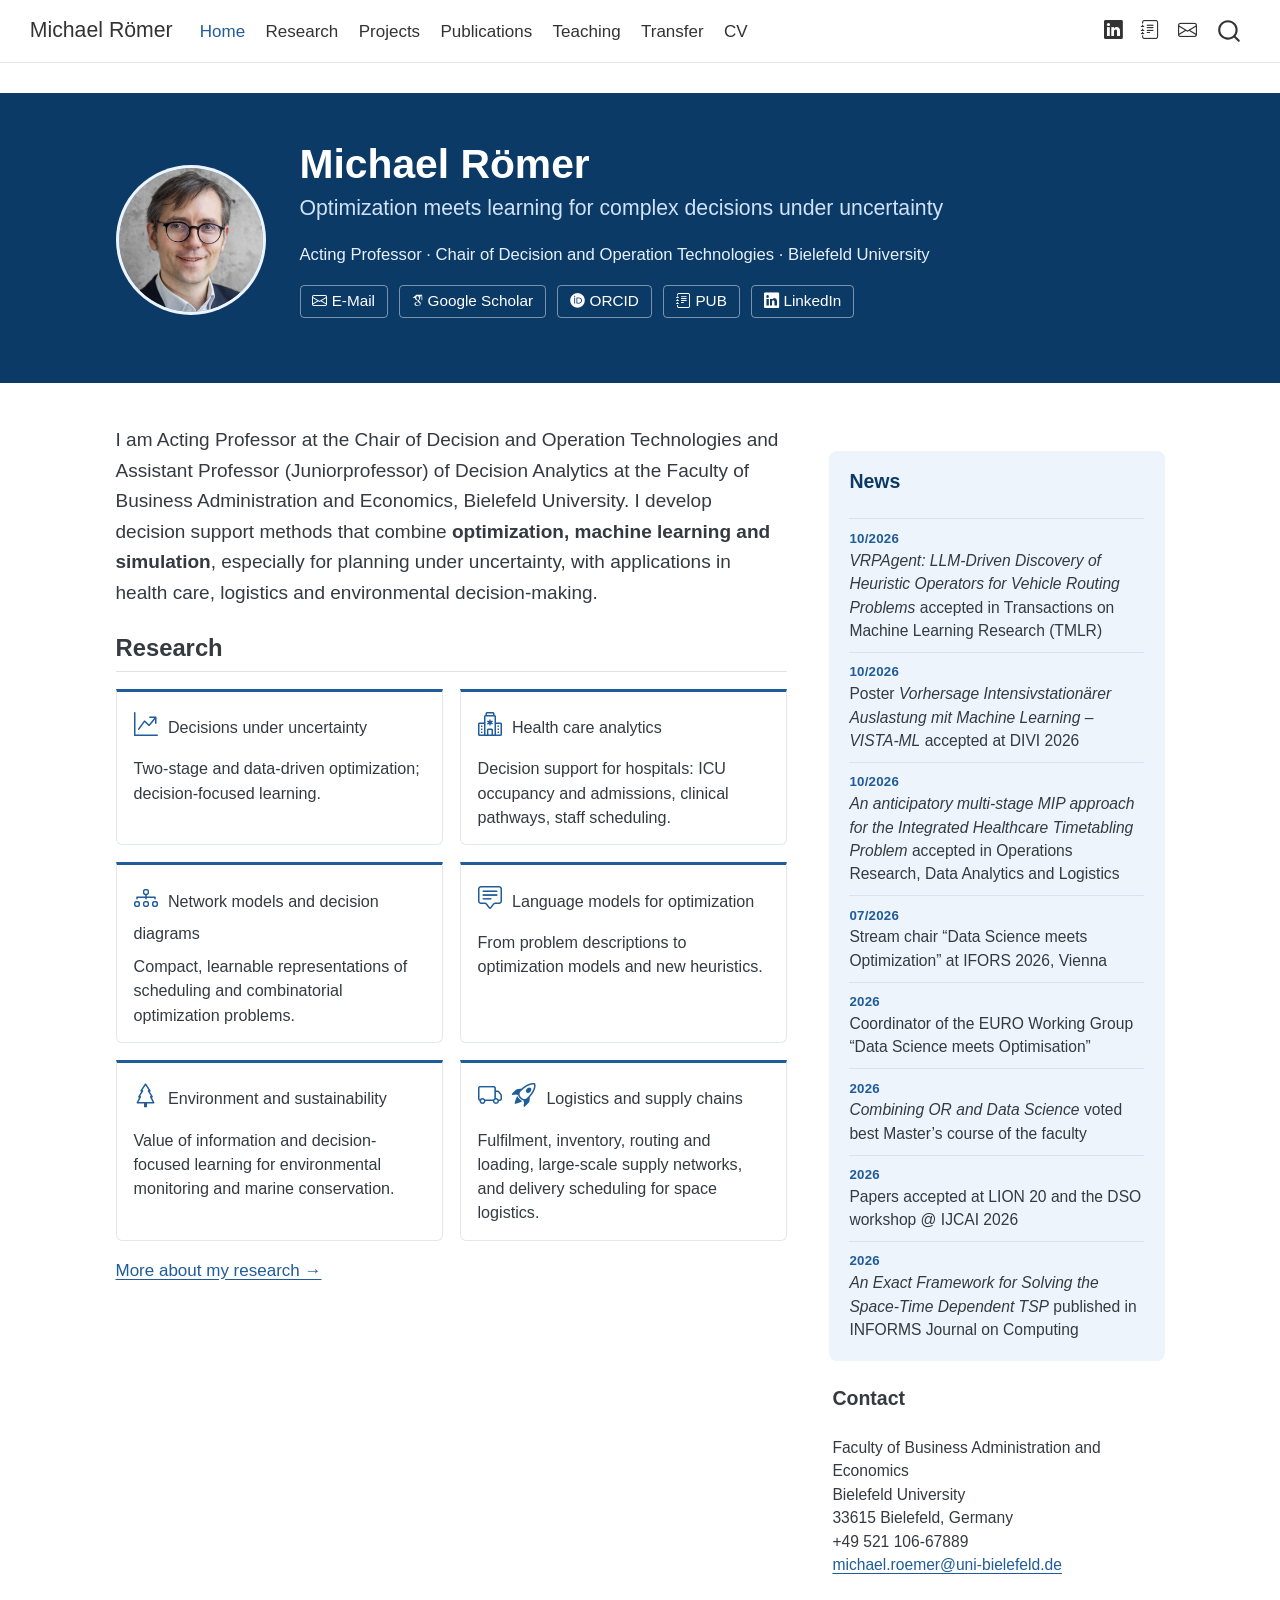
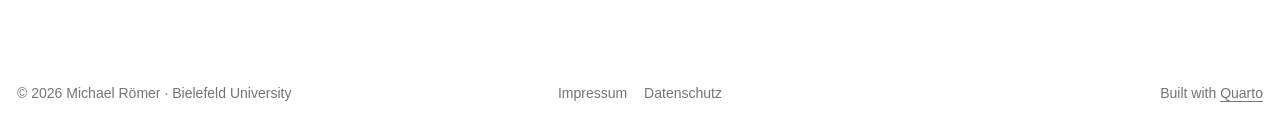
<file: index.html>
<!DOCTYPE html>
<html xmlns="http://www.w3.org/1999/xhtml" lang="en" xml:lang="en"><head>

<meta charset="utf-8">
<meta name="generator" content="quarto-1.10.18">

<meta name="viewport" content="width=device-width, initial-scale=1.0, user-scalable=yes">

<meta name="description" content="Michael Römer, Acting Professor at Bielefeld University: optimization meets learning for complex decisions under uncertainty, with applications in health care, logistics and sustainability.">

<title>Michael Römer</title>
<style>
/* Default styles provided by pandoc.
** See https://pandoc.org/MANUAL.html#variables-for-html for config info.
*/
span.smallcaps{font-variant: small-caps;}
div.columns{display: flex; gap: 1.5em;}
div.column{flex: auto;}
@media screen {
div.columns{gap: min(4vw, 1.5em);}
div.column{overflow-x: auto;}
}
div.hanging-indent{margin-left: 1.5em; text-indent: -1.5em;}
ul.task-list{list-style: none;}
ul.task-list li input[type="checkbox"] {
  width: 0.8em;
  margin: 0 0.8em 0.2em -1em; /* quarto-specific, see https://github.com/quarto-dev/quarto-cli/issues/4556 */ 
  vertical-align: middle;
}
</style>


<script src="site_libs/quarto-nav/quarto-nav.js"></script>
<script src="site_libs/quarto-nav/headroom.min.js"></script>
<script src="site_libs/clipboard/clipboard.min.js"></script>
<script src="site_libs/quarto-search/autocomplete.umd.js"></script>
<script src="site_libs/quarto-search/fuse.min.js"></script>
<script src="site_libs/quarto-search/quarto-search.js"></script>
<meta name="quarto:offset" content="./">
<link href="./images/favicon.svg" rel="icon" type="image/svg+xml">
<script src="site_libs/quarto-html/quarto.js" type="module"></script>
<script src="site_libs/quarto-html/tabsets/tabsets.js" type="module"></script>
<script src="site_libs/quarto-html/popper.min.js"></script>
<script src="site_libs/quarto-html/tippy.umd.min.js"></script>
<script src="site_libs/quarto-html/anchor.min.js"></script>
<link href="site_libs/quarto-html/tippy.css" rel="stylesheet">
<link href="site_libs/quarto-html/quarto-syntax-highlighting-64a204ab8560d761af7679ceaba22944.css" rel="stylesheet" id="quarto-text-highlighting-styles">
<script src="site_libs/bootstrap/bootstrap.min.js"></script>
<link href="site_libs/bootstrap/bootstrap-icons.css" rel="stylesheet">
<link href="site_libs/bootstrap/bootstrap-488d36d0f03247cf3e7aab73ea7719ce.min.css" rel="stylesheet" append-hash="true" id="quarto-bootstrap" data-mode="light">
<link href="site_libs/quarto-contrib/academicons-1.9.4/all.css" rel="stylesheet">
<link href="site_libs/quarto-contrib/academicons-1.9.4/size.css" rel="stylesheet">
<script id="quarto-search-options" type="application/json">{
  "location": "navbar",
  "copy-button": false,
  "collapse-after": 3,
  "panel-placement": "end",
  "type": "overlay",
  "limit": 50,
  "keyboard-shortcut": [
    "f",
    "/",
    "s"
  ],
  "show-item-context": false,
  "language": {
    "search-no-results-text": "No results",
    "search-matching-documents-text": "matching documents",
    "search-copy-link-title": "Copy link to search",
    "search-hide-matches-text": "Hide additional matches",
    "search-more-match-text": "more match in this document",
    "search-more-matches-text": "more matches in this document",
    "search-clear-button-title": "Clear",
    "search-text-placeholder": "",
    "search-detached-cancel-button-title": "Cancel",
    "search-submit-button-title": "Submit",
    "search-label": "Search"
  }
}</script>
<style>html{ scroll-behavior: smooth; }</style>
<link rel="icon" type="image/png" sizes="32x32" href="./images/favicon-32.png">
<link rel="apple-touch-icon" href="./images/apple-touch-icon.png">
<script type="application/ld+json">
{
  "@context": "https://schema.org",
  "@type": "Person",
  "name": "Michael Römer",
  "honorificPrefix": "Prof. Dr.",
  "url": "https://michaelroemer.eu/",
  "image": "https://michaelroemer.eu/images/portrait.png",
  "email": "mailto:michael.roemer@uni-bielefeld.de",
  "jobTitle": "Acting Professor, Chair of Decision and Operation Technologies",
  "worksFor": {
    "@type": "CollegeOrUniversity",
    "name": "Bielefeld University",
    "department": {
      "@type": "Organization",
      "name": "Faculty of Business Administration and Economics"
    }
  },
  "knowsAbout": ["Operations Research", "Optimization", "Machine Learning", "Decision Analytics", "Health Care Analytics"],
  "sameAs": [
    "https://scholar.google.com/citations?user=skgFUPwAAAAJ",
    "https://orcid.org/0000-0001-8369-7939",
    "https://pub.uni-bielefeld.de/person/199793018",
    "https://www.linkedin.com/in/roemeor/"
  ]
}
</script>


<meta property="og:title" content="Michael Römer">
<meta property="og:description" content="Michael Römer, Acting Professor at Bielefeld University: optimization meets learning for complex decisions under uncertainty, with applications in health care, logistics and sustainability.">
<meta property="og:image" content="https://michaelroemer.eu/images/portrait.png">
<meta property="og:site_name" content="Michael Römer">
<meta property="og:image:alt" content="Portrait of Michael Römer">
<meta property="og:image:height" content="500">
<meta property="og:image:width" content="500">
</head>

<body class="nav-fixed quarto-light">

<div id="quarto-search-results"></div>
  <header id="quarto-header" class="headroom fixed-top">
    <nav class="navbar navbar-expand-lg " data-bs-theme="dark">
      <div class="navbar-container container-fluid">
      <div class="navbar-brand-container mx-auto">
    <a class="navbar-brand" href="./index.html">
    <span class="navbar-title">Michael Römer</span>
    </a>
  </div>
            <div id="quarto-search" class="" title="Search"></div>
          <button class="navbar-toggler" type="button" data-bs-toggle="collapse" data-bs-target="#navbarCollapse" aria-controls="navbarCollapse" role="menu" aria-expanded="false" aria-label="Toggle navigation" onclick="if (window.quartoToggleHeadroom) { window.quartoToggleHeadroom(); }">
  <span class="navbar-toggler-icon"></span>
</button>
          <div class="collapse navbar-collapse" id="navbarCollapse">
            <ul class="navbar-nav navbar-nav-scroll me-auto">
  <li class="nav-item">
    <a class="nav-link active" href="./index.html" aria-current="page"> 
<span class="menu-text">Home</span></a>
  </li>  
  <li class="nav-item">
    <a class="nav-link" href="./research.html"> 
<span class="menu-text">Research</span></a>
  </li>  
  <li class="nav-item">
    <a class="nav-link" href="./projects.html"> 
<span class="menu-text">Projects</span></a>
  </li>  
  <li class="nav-item">
    <a class="nav-link" href="./publications.html"> 
<span class="menu-text">Publications</span></a>
  </li>  
  <li class="nav-item">
    <a class="nav-link" href="./teaching.html"> 
<span class="menu-text">Teaching</span></a>
  </li>  
  <li class="nav-item">
    <a class="nav-link" href="./transfer.html"> 
<span class="menu-text">Transfer</span></a>
  </li>  
  <li class="nav-item">
    <a class="nav-link" href="./cv.html"> 
<span class="menu-text">CV</span></a>
  </li>  
</ul>
            <ul class="navbar-nav navbar-nav-scroll ms-auto">
  <li class="nav-item compact">
    <a class="nav-link" href="https://www.linkedin.com/in/roemeor/"> <i class="bi bi-linkedin" role="img" aria-label="LinkedIn">
</i> 
<span class="menu-text"></span></a>
  </li>  
  <li class="nav-item compact">
    <a class="nav-link" href="https://pub.uni-bielefeld.de/person/199793018"> <i class="bi bi-journal-text" role="img" aria-label="PUB – Bielefeld University">
</i> 
<span class="menu-text"></span></a>
  </li>  
  <li class="nav-item compact">
    <a class="nav-link" href="mailto:michael.roemer@uni-bielefeld.de"> <i class="bi bi-envelope" role="img" aria-label="E-Mail">
</i> 
<span class="menu-text"></span></a>
  </li>  
</ul>
          </div> <!-- /navcollapse -->
            <div class="quarto-navbar-tools">
</div>
      </div> <!-- /container-fluid -->
    </nav>
</header>
<!-- content -->
<div id="quarto-content" class="quarto-container page-columns page-rows-contents page-layout-full page-navbar">
<!-- sidebar -->
<!-- margin-sidebar -->
    
<!-- main -->
<main class="content page-columns page-full column-body" id="quarto-document-content"><header id="title-block-header" class="quarto-title-block"></header>




<div class="hero column-screen">
<div class="hero-inner">
<div class="hero-photo">
<p><img src="images/portrait.png" class="img-fluid" alt="Portrait of Michael Römer"></p>
</div>
<section id="michael-römer" class="level1 unnumbered unlisted hero-text">
<h1 class="unnumbered unlisted">Michael Römer</h1>
<p><span class="hero-claim">Optimization meets learning for complex decisions under uncertainty</span></p>
<p><span class="hero-role">Acting Professor · Chair of Decision and Operation Technologies · Bielefeld University</span></p>
<div class="hero-links">
<p><a href="mailto:michael.roemer@uni-bielefeld.de"><span class="bi bi-envelope"></span> E-Mail</a> <a href="https://scholar.google.com/citations?user=skgFUPwAAAAJ"><i class="ai  ai-google-scholar" aria-label="google-scholar"></i> Google Scholar</a> <a href="https://orcid.org/0000-0001-8369-7939"><i class="ai  ai-orcid" aria-label="orcid"></i> ORCID</a> <a href="https://pub.uni-bielefeld.de/person/199793018"><span class="bi bi-journal-text"></span> PUB</a> <a href="https://www.linkedin.com/in/roemeor/"><span class="bi bi-linkedin"></span> LinkedIn</a></p>
</div>
</section>
</div>
</div>
<div class="home-grid column-screen">
<div class="home-main">
<p><span class="lead-text">I am Acting Professor at the Chair of Decision and Operation Technologies and Assistant Professor (Juniorprofessor) of Decision Analytics at the Faculty of Business Administration and Economics, Bielefeld University. I develop decision support methods that combine <strong>optimization, machine learning and simulation</strong>, especially for planning under uncertainty, with applications in health care, logistics and environmental decision-making.</span></p>
<section id="research" class="level2">
<h2 class="anchored" data-anchor-id="research">Research</h2>
<div class="lines">
<div class="line">
<p><span class="bi bi-graph-up-arrow"></span> <strong><a href="./research.html#decisions-under-uncertainty">Decisions under uncertainty</a></strong></p>
<p>Two-stage and data-driven optimization; decision-focused learning.</p>
</div>
<div class="line">
<p><span class="bi bi-hospital"></span> <strong><a href="./research.html#health-care-analytics">Health care analytics</a></strong></p>
<p>Decision support for hospitals: ICU occupancy and admissions, clinical pathways, staff scheduling.</p>
</div>
<div class="line">
<p><span class="bi bi-diagram-3"></span> <strong><a href="./research.html#network-models-and-decision-diagrams">Network models and decision diagrams</a></strong></p>
<p>Compact, learnable representations of scheduling and combinatorial optimization problems.</p>
</div>
<div class="line">
<p><span class="bi bi-chat-square-text"></span> <strong><a href="./research.html#language-models-for-optimization">Language models for optimization</a></strong></p>
<p>From problem descriptions to optimization models and new heuristics.</p>
</div>
<div class="line">
<p><span class="bi bi-tree"></span> <strong><a href="./research.html#environment-and-sustainability">Environment and sustainability</a></strong></p>
<p>Value of information and decision-focused learning for environmental monitoring and marine conservation.</p>
</div>
<div class="line">
<p><span class="bi bi-truck"></span> <span class="bi bi-rocket-takeoff"></span> <strong><a href="./research.html#logistics">Logistics and supply chains</a></strong></p>
<p>Fulfilment, inventory, routing and loading, large-scale supply networks, and delivery scheduling for space logistics.</p>
</div>
</div>
<p><a href="./research.html">More about my research →</a></p>
</section>
</div>
<div class="home-side">
<section id="news" class="level2 unnumbered news-box">
<h2 class="unnumbered anchored" data-anchor-id="news">News</h2>
<ul>
<li><span class="date">10/2026</span> <em>VRPAgent: LLM-Driven Discovery of Heuristic Operators for Vehicle Routing Problems</em> accepted in Transactions on Machine Learning Research (TMLR)</li>
<li><span class="date">10/2026</span> Poster <em>Vorhersage Intensivstationärer Auslastung mit Machine Learning – VISTA-ML</em> accepted at DIVI 2026</li>
<li><span class="date">10/2026</span> <em>An anticipatory multi-stage MIP approach for the Integrated Healthcare Timetabling Problem</em> accepted in Operations Research, Data Analytics and Logistics</li>
<li><span class="date">07/2026</span> Stream chair “Data Science meets Optimization” at IFORS 2026, Vienna</li>
<li><span class="date">2026</span> Coordinator of the EURO Working Group “Data Science meets Optimisation”</li>
<li><span class="date">2026</span> <em>Combining OR and Data Science</em> voted best Master’s course of the faculty</li>
<li><span class="date">2026</span> Papers accepted at LION 20 and the DSO workshop @ IJCAI 2026</li>
<li><span class="date">2026</span> <em>An Exact Framework for Solving the Space-Time Dependent TSP</em> published in INFORMS Journal on Computing</li>
</ul>
</section>
<section id="contact" class="level2 unnumbered contact-box">
<h2 class="unnumbered anchored" data-anchor-id="contact">Contact</h2>
<p>Faculty of Business Administration and Economics<br>
Bielefeld University<br>
33615 Bielefeld, Germany<br>
+49 521 106-67889<br>
<a href="mailto:michael.roemer@uni-bielefeld.de">michael.roemer@uni-bielefeld.de</a></p>
</section>
</div>
</div>



</main> <!-- /main -->
<script id="quarto-html-after-body" type="application/javascript">
  window.document.addEventListener("DOMContentLoaded", function (event) {
    const icon = "";
    const anchorJS = new window.AnchorJS();
    anchorJS.options = {
      placement: 'right',
      icon: icon
    };
    anchorJS.add('.anchored');
    const isCodeAnnotation = (el) => {
      for (const clz of el.classList) {
        if (clz.startsWith('code-annotation-')) {                     
          return true;
        }
      }
      return false;
    }
    const onCopySuccess = function(e) {
      // button target
      const button = e.trigger;
      // don't keep focus
      button.blur();
      // flash "checked"
      button.classList.add('code-copy-button-checked');
      var currentTitle = button.getAttribute("title");
      button.setAttribute("title", "Copied!");
      let tooltip;
      if (window.bootstrap) {
        button.setAttribute("data-bs-toggle", "tooltip");
        button.setAttribute("data-bs-placement", "left");
        button.setAttribute("data-bs-title", "Copied!");
        tooltip = new bootstrap.Tooltip(button, 
          { trigger: "manual", 
            customClass: "code-copy-button-tooltip",
            offset: [0, -8]});
        tooltip.show();    
      }
      setTimeout(function() {
        if (tooltip) {
          tooltip.hide();
          button.removeAttribute("data-bs-title");
          button.removeAttribute("data-bs-toggle");
          button.removeAttribute("data-bs-placement");
        }
        button.setAttribute("title", currentTitle);
        button.classList.remove('code-copy-button-checked');
      }, 1000);
      // clear code selection
      e.clearSelection();
    }
    const getTextToCopy = function(trigger) {
      const outerScaffold = trigger.parentElement.cloneNode(true);
      const codeEl = outerScaffold.querySelector('code');
      for (const childEl of codeEl.children) {
        if (isCodeAnnotation(childEl)) {
          childEl.remove();
        }
      }
      return codeEl.innerText;
    }
    const clipboard = new window.ClipboardJS('.code-copy-button:not([data-in-quarto-modal])', {
      text: getTextToCopy
    });
    clipboard.on('success', onCopySuccess);
    if (window.document.getElementById('quarto-embedded-source-code-modal')) {
      const clipboardModal = new window.ClipboardJS('.code-copy-button[data-in-quarto-modal]', {
        text: getTextToCopy,
        container: window.document.getElementById('quarto-embedded-source-code-modal')
      });
      clipboardModal.on('success', onCopySuccess);
    }
      var localhostRegex = new RegExp(/^(?:http|https):\/\/localhost\:?[0-9]*\//);
      var mailtoRegex = new RegExp(/^mailto:/);
        var filterRegex = new RegExp("https:\/\/michaelroemer\.eu");
      var isInternal = (href) => {
          return filterRegex.test(href) || localhostRegex.test(href) || mailtoRegex.test(href);
      }
      // Inspect non-navigation links and adorn them if external
     var links = window.document.querySelectorAll('a[href]:not(.nav-link):not(.navbar-brand):not(.toc-action):not(.sidebar-link):not(.sidebar-item-toggle):not(.pagination-link):not(.no-external):not([aria-hidden]):not(.dropdown-item):not(.quarto-navigation-tool):not(.about-link)');
      for (var i=0; i<links.length; i++) {
        const link = links[i];
        if (!isInternal(link.href)) {
          // undo the damage that might have been done by quarto-nav.js in the case of
          // links that we want to consider external
          if (link.dataset.originalHref !== undefined) {
            link.href = link.dataset.originalHref;
          }
        }
      }
    function tippyHover(el, contentFn, onTriggerFn, onUntriggerFn) {
      const config = {
        allowHTML: true,
        maxWidth: 500,
        delay: 100,
        arrow: false,
        appendTo: function(el) {
            return el.parentElement;
        },
        interactive: true,
        interactiveBorder: 10,
        theme: 'quarto',
        placement: 'bottom-start',
      };
      if (contentFn) {
        config.content = contentFn;
      }
      if (onTriggerFn) {
        config.onTrigger = onTriggerFn;
      }
      if (onUntriggerFn) {
        config.onUntrigger = onUntriggerFn;
      }
      window.tippy(el, config); 
    }
    const noterefs = window.document.querySelectorAll('a[role="doc-noteref"]');
    for (var i=0; i<noterefs.length; i++) {
      const ref = noterefs[i];
      tippyHover(ref, function() {
        // use id or data attribute instead here
        let href = ref.getAttribute('data-footnote-href') || ref.getAttribute('href');
        try { href = new URL(href).hash; } catch {}
        const id = href.replace(/^#\/?/, "");
        const note = window.document.getElementById(id);
        if (note) {
          return note.innerHTML;
        } else {
          return "";
        }
      });
    }
    const xrefs = window.document.querySelectorAll('a.quarto-xref');
    const processXRef = (id, note) => {
      // Strip column container classes
      const stripColumnClz = (el) => {
        el.classList.remove("page-full", "page-columns");
        if (el.children) {
          for (const child of el.children) {
            stripColumnClz(child);
          }
        }
      }
      stripColumnClz(note)
      if (id === null || id.startsWith('sec-')) {
        // Special case sections, only their first couple elements
        const container = document.createElement("div");
        if (note.children && note.children.length > 2) {
          container.appendChild(note.children[0].cloneNode(true));
          for (let i = 1; i < note.children.length; i++) {
            const child = note.children[i];
            if (child.tagName === "P" && child.innerText === "") {
              continue;
            } else {
              container.appendChild(child.cloneNode(true));
              break;
            }
          }
          if (window.Quarto?.typesetMath) {
            window.Quarto.typesetMath(container);
          }
          return container.innerHTML
        } else {
          if (window.Quarto?.typesetMath) {
            window.Quarto.typesetMath(note);
          }
          return note.innerHTML;
        }
      } else {
        // Remove any anchor links if they are present
        const anchorLink = note.querySelector('a.anchorjs-link');
        if (anchorLink) {
          anchorLink.remove();
        }
        if (window.Quarto?.typesetMath) {
          window.Quarto.typesetMath(note);
        }
        if (note.classList.contains("callout")) {
          return note.outerHTML;
        } else {
          return note.innerHTML;
        }
      }
    }
    for (var i=0; i<xrefs.length; i++) {
      const xref = xrefs[i];
      tippyHover(xref, undefined, function(instance) {
        instance.disable();
        let url = xref.getAttribute('href');
        let hash = undefined; 
        if (url.startsWith('#')) {
          hash = url;
        } else {
          try { hash = new URL(url).hash; } catch {}
        }
        if (hash) {
          const id = hash.replace(/^#\/?/, "");
          const note = window.document.getElementById(id);
          if (note !== null) {
            try {
              const html = processXRef(id, note.cloneNode(true));
              instance.setContent(html);
            } finally {
              instance.enable();
              instance.show();
            }
          } else {
            // See if we can fetch this
            fetch(url.split('#')[0])
            .then(res => res.text())
            .then(html => {
              const parser = new DOMParser();
              const htmlDoc = parser.parseFromString(html, "text/html");
              const note = htmlDoc.getElementById(id);
              if (note !== null) {
                const html = processXRef(id, note);
                instance.setContent(html);
              } 
            }).finally(() => {
              instance.enable();
              instance.show();
            });
          }
        } else {
          // See if we can fetch a full url (with no hash to target)
          // This is a special case and we should probably do some content thinning / targeting
          fetch(url)
          .then(res => res.text())
          .then(html => {
            const parser = new DOMParser();
            const htmlDoc = parser.parseFromString(html, "text/html");
            const note = htmlDoc.querySelector('main.content');
            if (note !== null) {
              // This should only happen for chapter cross references
              // (since there is no id in the URL)
              // remove the first header
              if (note.children.length > 0 && note.children[0].tagName === "HEADER") {
                note.children[0].remove();
              }
              const html = processXRef(null, note);
              instance.setContent(html);
            } 
          }).finally(() => {
            instance.enable();
            instance.show();
          });
        }
      }, function(instance) {
      });
    }
        let selectedAnnoteEl;
        const selectorForAnnotation = ( cell, annotation) => {
          let cellAttr = 'data-code-cell="' + cell + '"';
          let lineAttr = 'data-code-annotation="' +  annotation + '"';
          const selector = 'span[' + cellAttr + '][' + lineAttr + ']';
          return selector;
        }
        const selectCodeLines = (annoteEl) => {
          const doc = window.document;
          const targetCell = annoteEl.getAttribute("data-target-cell");
          const targetAnnotation = annoteEl.getAttribute("data-target-annotation");
          const annoteSpan = window.document.querySelector(selectorForAnnotation(targetCell, targetAnnotation));
          const lines = annoteSpan.getAttribute("data-code-lines").split(",");
          const lineIds = lines.map((line) => {
            return targetCell + "-" + line;
          })
          let top = null;
          let height = null;
          let parent = null;
          if (lineIds.length > 0) {
              //compute the position of the single el (top and bottom and make a div)
              const el = window.document.getElementById(lineIds[0]);
              top = el.offsetTop;
              height = el.offsetHeight;
              parent = el.parentElement.parentElement;
            if (lineIds.length > 1) {
              const lastEl = window.document.getElementById(lineIds[lineIds.length - 1]);
              const bottom = lastEl.offsetTop + lastEl.offsetHeight;
              height = bottom - top;
            }
            if (top !== null && height !== null && parent !== null) {
              // cook up a div (if necessary) and position it 
              let div = window.document.getElementById("code-annotation-line-highlight");
              if (div === null) {
                div = window.document.createElement("div");
                div.setAttribute("id", "code-annotation-line-highlight");
                div.style.position = 'absolute';
                parent.appendChild(div);
              }
              div.style.top = top - 2 + "px";
              div.style.height = height + 4 + "px";
              div.style.left = 0;
              let gutterDiv = window.document.getElementById("code-annotation-line-highlight-gutter");
              if (gutterDiv === null) {
                gutterDiv = window.document.createElement("div");
                gutterDiv.setAttribute("id", "code-annotation-line-highlight-gutter");
                gutterDiv.style.position = 'absolute';
                const codeCell = window.document.getElementById(targetCell);
                const gutter = codeCell.querySelector('.code-annotation-gutter');
                gutter.appendChild(gutterDiv);
              }
              gutterDiv.style.top = top - 2 + "px";
              gutterDiv.style.height = height + 4 + "px";
            }
            selectedAnnoteEl = annoteEl;
          }
        };
        const unselectCodeLines = () => {
          const elementsIds = ["code-annotation-line-highlight", "code-annotation-line-highlight-gutter"];
          elementsIds.forEach((elId) => {
            const div = window.document.getElementById(elId);
            if (div) {
              div.remove();
            }
          });
          selectedAnnoteEl = undefined;
        };
          // Handle positioning of the toggle
      window.addEventListener(
        "resize",
        throttle(() => {
          elRect = undefined;
          if (selectedAnnoteEl) {
            selectCodeLines(selectedAnnoteEl);
          }
        }, 10)
      );
      function throttle(fn, ms) {
      let throttle = false;
      let timer;
        return (...args) => {
          if(!throttle) { // first call gets through
              fn.apply(this, args);
              throttle = true;
          } else { // all the others get throttled
              if(timer) clearTimeout(timer); // cancel #2
              timer = setTimeout(() => {
                fn.apply(this, args);
                timer = throttle = false;
              }, ms);
          }
        };
      }
        // Attach click handler to the DT
        const annoteDls = window.document.querySelectorAll('dt[data-target-cell]');
        for (const annoteDlNode of annoteDls) {
          annoteDlNode.addEventListener('click', (event) => {
            const clickedEl = event.target;
            if (clickedEl !== selectedAnnoteEl) {
              unselectCodeLines();
              const activeEl = window.document.querySelector('dt[data-target-cell].code-annotation-active');
              if (activeEl) {
                activeEl.classList.remove('code-annotation-active');
              }
              selectCodeLines(clickedEl);
              clickedEl.classList.add('code-annotation-active');
            } else {
              // Unselect the line
              unselectCodeLines();
              clickedEl.classList.remove('code-annotation-active');
            }
          });
        }
    const findCites = (el) => {
      const parentEl = el.parentElement;
      if (parentEl) {
        const cites = parentEl.dataset.cites;
        if (cites) {
          return {
            el,
            cites: cites.split(' ')
          };
        } else {
          return findCites(el.parentElement)
        }
      } else {
        return undefined;
      }
    };
    var bibliorefs = window.document.querySelectorAll('a[role="doc-biblioref"]');
    for (var i=0; i<bibliorefs.length; i++) {
      const ref = bibliorefs[i];
      const citeInfo = findCites(ref);
      if (citeInfo) {
        tippyHover(citeInfo.el, function() {
          var popup = window.document.createElement('div');
          citeInfo.cites.forEach(function(cite) {
            var citeDiv = window.document.createElement('div');
            citeDiv.classList.add('hanging-indent');
            citeDiv.classList.add('csl-entry');
            var biblioDiv = window.document.getElementById('ref-' + cite);
            if (biblioDiv) {
              citeDiv.innerHTML = biblioDiv.innerHTML;
            }
            popup.appendChild(citeDiv);
          });
          return popup.innerHTML;
        });
      }
    }
  });
  </script>
</div> <!-- /content -->
<footer class="footer">
  <div class="nav-footer">
    <div class="nav-footer-left">
<p>© 2026 Michael Römer · Bielefeld University</p>
</div>   
    <div class="nav-footer-center">
      <ul class="footer-items list-unstyled">
    <li class="nav-item">
    <a class="nav-link" href="./impressum.html">
<p>Impressum</p>
</a>
  </li>  
    <li class="nav-item">
    <a class="nav-link" href="./datenschutz.html">
<p>Datenschutz</p>
</a>
  </li>  
</ul>
    </div>
    <div class="nav-footer-right">
<p>Built with <a href="https://quarto.org">Quarto</a></p>
</div>
  </div>
</footer>




<script src="site_libs/quarto-html/zenscroll-min.js"></script>
</body></html>
</file>
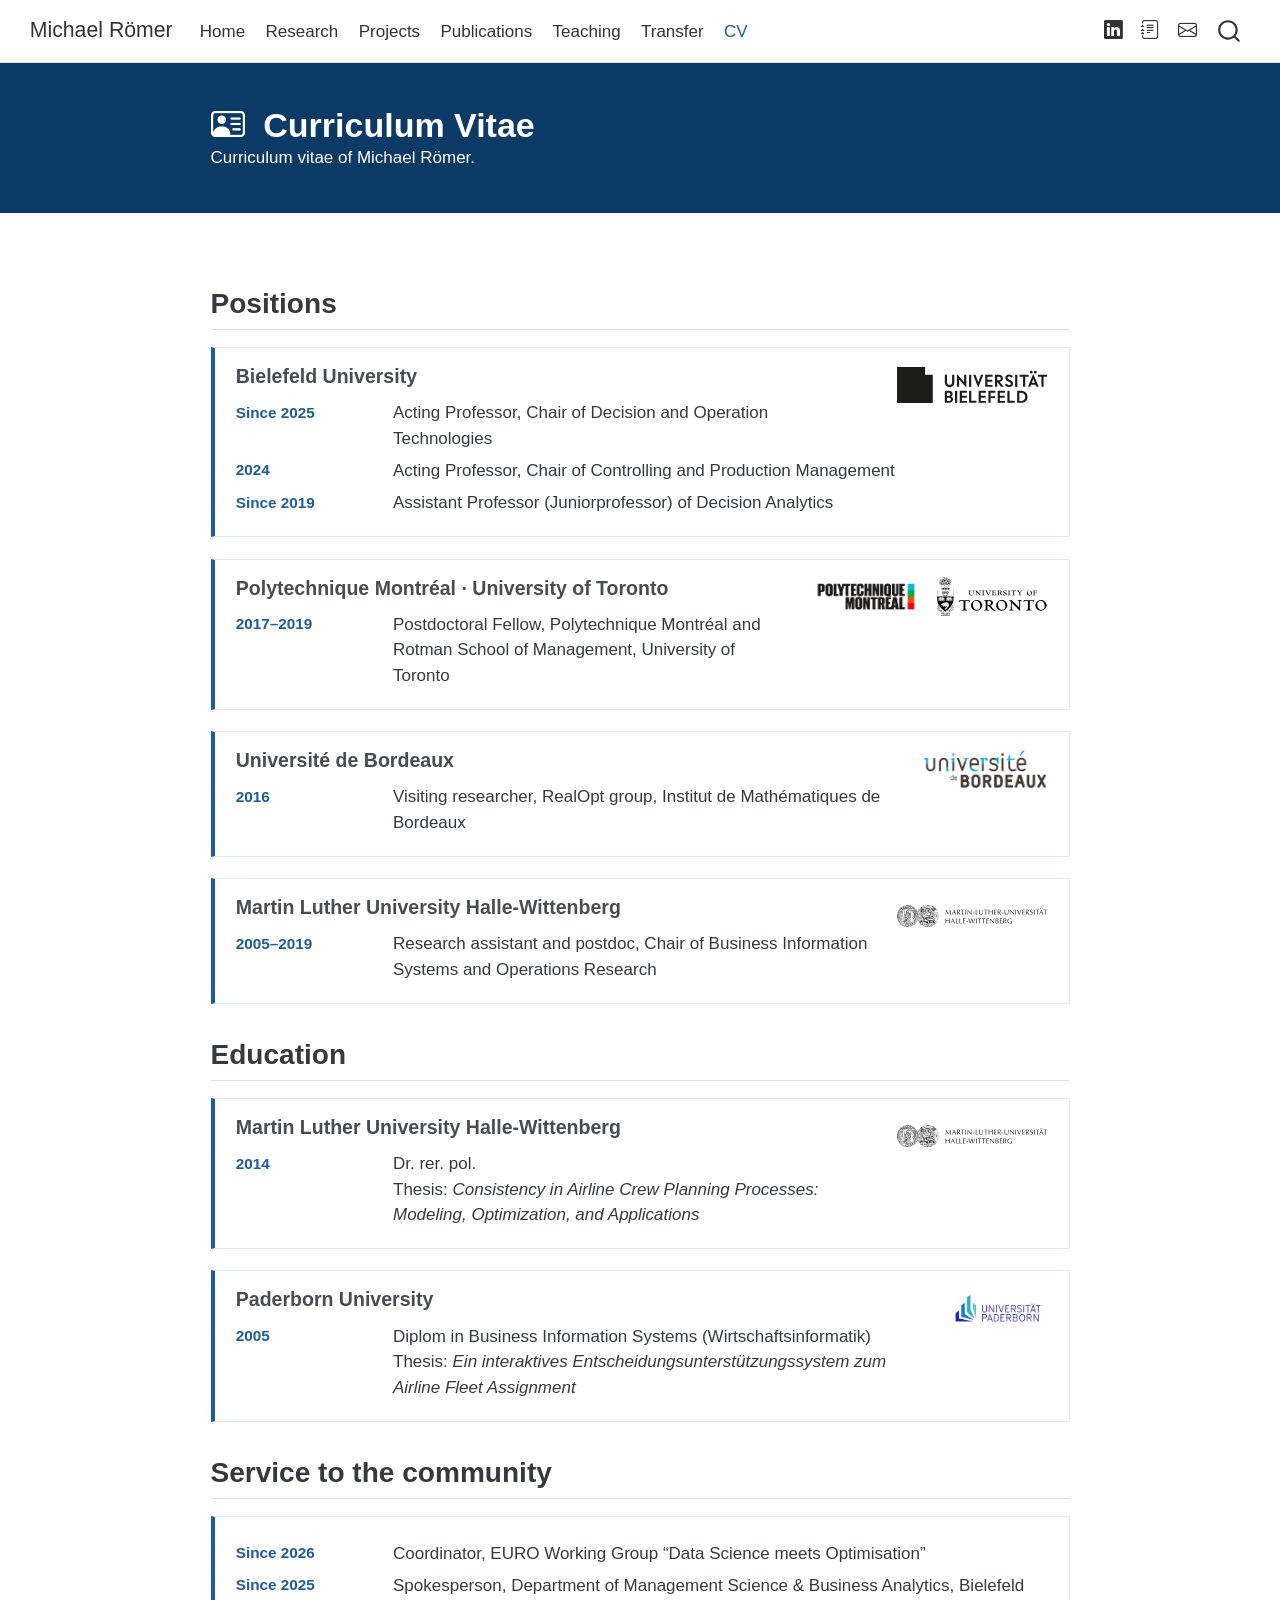
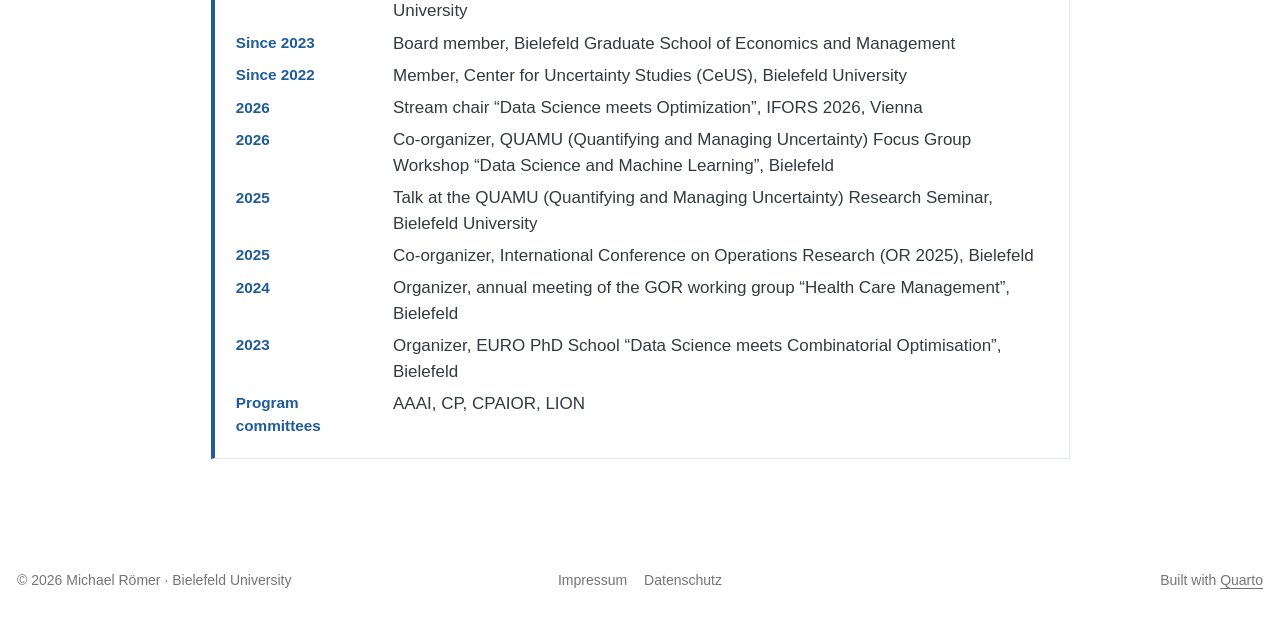
<file: cv.html>
<!DOCTYPE html>
<html xmlns="http://www.w3.org/1999/xhtml" lang="en" xml:lang="en"><head>

<meta charset="utf-8">
<meta name="generator" content="quarto-1.10.18">

<meta name="viewport" content="width=device-width, initial-scale=1.0, user-scalable=yes">

<meta name="description" content="Curriculum vitae of Michael Römer.">

<title>Curriculum Vitae – Michael Römer</title>
<style>
/* Default styles provided by pandoc.
** See https://pandoc.org/MANUAL.html#variables-for-html for config info.
*/
span.smallcaps{font-variant: small-caps;}
div.columns{display: flex; gap: 1.5em;}
div.column{flex: auto;}
@media screen {
div.columns{gap: min(4vw, 1.5em);}
div.column{overflow-x: auto;}
}
div.hanging-indent{margin-left: 1.5em; text-indent: -1.5em;}
ul.task-list{list-style: none;}
ul.task-list li input[type="checkbox"] {
  width: 0.8em;
  margin: 0 0.8em 0.2em -1em; /* quarto-specific, see https://github.com/quarto-dev/quarto-cli/issues/4556 */ 
  vertical-align: middle;
}
</style>


<script src="site_libs/quarto-nav/quarto-nav.js"></script>
<script src="site_libs/quarto-nav/headroom.min.js"></script>
<script src="site_libs/clipboard/clipboard.min.js"></script>
<script src="site_libs/quarto-search/autocomplete.umd.js"></script>
<script src="site_libs/quarto-search/fuse.min.js"></script>
<script src="site_libs/quarto-search/quarto-search.js"></script>
<meta name="quarto:offset" content="./">
<link href="./images/favicon.svg" rel="icon" type="image/svg+xml">
<script src="site_libs/quarto-html/quarto.js" type="module"></script>
<script src="site_libs/quarto-html/tabsets/tabsets.js" type="module"></script>
<script src="site_libs/quarto-html/popper.min.js"></script>
<script src="site_libs/quarto-html/tippy.umd.min.js"></script>
<script src="site_libs/quarto-html/anchor.min.js"></script>
<link href="site_libs/quarto-html/tippy.css" rel="stylesheet">
<link href="site_libs/quarto-html/quarto-syntax-highlighting-64a204ab8560d761af7679ceaba22944.css" rel="stylesheet" id="quarto-text-highlighting-styles">
<script src="site_libs/bootstrap/bootstrap.min.js"></script>
<link href="site_libs/bootstrap/bootstrap-icons.css" rel="stylesheet">
<link href="site_libs/bootstrap/bootstrap-488d36d0f03247cf3e7aab73ea7719ce.min.css" rel="stylesheet" append-hash="true" id="quarto-bootstrap" data-mode="light">
<script id="quarto-search-options" type="application/json">{
  "location": "navbar",
  "copy-button": false,
  "collapse-after": 3,
  "panel-placement": "end",
  "type": "overlay",
  "limit": 50,
  "keyboard-shortcut": [
    "f",
    "/",
    "s"
  ],
  "show-item-context": false,
  "language": {
    "search-no-results-text": "No results",
    "search-matching-documents-text": "matching documents",
    "search-copy-link-title": "Copy link to search",
    "search-hide-matches-text": "Hide additional matches",
    "search-more-match-text": "more match in this document",
    "search-more-matches-text": "more matches in this document",
    "search-clear-button-title": "Clear",
    "search-text-placeholder": "",
    "search-detached-cancel-button-title": "Cancel",
    "search-submit-button-title": "Submit",
    "search-label": "Search"
  }
}</script>
<style>html{ scroll-behavior: smooth; }</style>
<link rel="icon" type="image/png" sizes="32x32" href="./images/favicon-32.png">
<link rel="apple-touch-icon" href="./images/apple-touch-icon.png">


<meta property="og:title" content="Curriculum Vitae">
<meta property="og:description" content="Curriculum vitae of Michael Römer.">
<meta property="og:image" content="https://michaelroemer.eu/images/logos/uni_bielefeld.svg">
<meta property="og:site_name" content="Michael Römer">
<meta property="og:image:alt" content="Bielefeld University">
</head>

<body class="nav-fixed fullcontent quarto-light">

<div id="quarto-search-results"></div>
  <header id="quarto-header" class="headroom fixed-top quarto-banner">
    <nav class="navbar navbar-expand-lg " data-bs-theme="dark">
      <div class="navbar-container container-fluid">
      <div class="navbar-brand-container mx-auto">
    <a class="navbar-brand" href="./index.html">
    <span class="navbar-title">Michael Römer</span>
    </a>
  </div>
            <div id="quarto-search" class="" title="Search"></div>
          <button class="navbar-toggler" type="button" data-bs-toggle="collapse" data-bs-target="#navbarCollapse" aria-controls="navbarCollapse" role="menu" aria-expanded="false" aria-label="Toggle navigation" onclick="if (window.quartoToggleHeadroom) { window.quartoToggleHeadroom(); }">
  <span class="navbar-toggler-icon"></span>
</button>
          <div class="collapse navbar-collapse" id="navbarCollapse">
            <ul class="navbar-nav navbar-nav-scroll me-auto">
  <li class="nav-item">
    <a class="nav-link" href="./index.html"> 
<span class="menu-text">Home</span></a>
  </li>  
  <li class="nav-item">
    <a class="nav-link" href="./research.html"> 
<span class="menu-text">Research</span></a>
  </li>  
  <li class="nav-item">
    <a class="nav-link" href="./projects.html"> 
<span class="menu-text">Projects</span></a>
  </li>  
  <li class="nav-item">
    <a class="nav-link" href="./publications.html"> 
<span class="menu-text">Publications</span></a>
  </li>  
  <li class="nav-item">
    <a class="nav-link" href="./teaching.html"> 
<span class="menu-text">Teaching</span></a>
  </li>  
  <li class="nav-item">
    <a class="nav-link" href="./transfer.html"> 
<span class="menu-text">Transfer</span></a>
  </li>  
  <li class="nav-item">
    <a class="nav-link active" href="./cv.html" aria-current="page"> 
<span class="menu-text">CV</span></a>
  </li>  
</ul>
            <ul class="navbar-nav navbar-nav-scroll ms-auto">
  <li class="nav-item compact">
    <a class="nav-link" href="https://www.linkedin.com/in/roemeor/"> <i class="bi bi-linkedin" role="img" aria-label="LinkedIn">
</i> 
<span class="menu-text"></span></a>
  </li>  
  <li class="nav-item compact">
    <a class="nav-link" href="https://pub.uni-bielefeld.de/person/199793018"> <i class="bi bi-journal-text" role="img" aria-label="PUB – Bielefeld University">
</i> 
<span class="menu-text"></span></a>
  </li>  
  <li class="nav-item compact">
    <a class="nav-link" href="mailto:michael.roemer@uni-bielefeld.de"> <i class="bi bi-envelope" role="img" aria-label="E-Mail">
</i> 
<span class="menu-text"></span></a>
  </li>  
</ul>
          </div> <!-- /navcollapse -->
            <div class="quarto-navbar-tools">
</div>
      </div> <!-- /container-fluid -->
    </nav>
</header>
<!-- content -->
<header id="title-block-header" class="quarto-title-block default page-columns page-full">
  <div class="quarto-title-banner page-columns page-full">
    <div class="quarto-title column-body">
      <h1 class="title"><span class="bi bi-person-vcard"></span> Curriculum Vitae</h1>
                  <div>
        <div class="description">
          Curriculum vitae of Michael Römer.
        </div>
      </div>
                </div>
  </div>
    
  
  <div class="quarto-title-meta">

      
    
      
    </div>
    
  
  </header><div id="quarto-content" class="quarto-container page-columns page-rows-contents page-layout-article page-navbar">
<!-- sidebar -->
<!-- margin-sidebar -->
    
<!-- main -->
<main class="content quarto-banner-title-block" id="quarto-document-content">





<section id="positions" class="level2">
<h2 class="anchored" data-anchor-id="positions">Positions</h2>
<div class="project cv-box">
<div class="box-logos">
<p><img src="images/logos/uni_bielefeld.svg" class="img-fluid" alt="Bielefeld University"></p>
</div>
<section id="bielefeld-university" class="level3">
<h3 class="anchored" data-anchor-id="bielefeld-university">Bielefeld University</h3>
<ul>
<li><span class="when">Since 2025</span> Acting Professor, Chair of Decision and Operation Technologies</li>
<li><span class="when">2024</span> Acting Professor, Chair of Controlling and Production Management</li>
<li><span class="when">Since 2019</span> Assistant Professor (Juniorprofessor) of Decision Analytics</li>
</ul>
</section>
</div>
<div class="project cv-box">
<div class="box-logos">
<p><img src="images/logos/polytechnique_montreal.png" class="img-fluid" alt="Polytechnique Montréal"> <img src="images/logos/uoft.svg" class="img-fluid" alt="University of Toronto"></p>
</div>
<section id="polytechnique-montréal-university-of-toronto" class="level3">
<h3 class="anchored" data-anchor-id="polytechnique-montréal-university-of-toronto">Polytechnique Montréal · University of Toronto</h3>
<ul>
<li><span class="when">2017–2019</span> Postdoctoral Fellow, Polytechnique Montréal and Rotman School of Management, University of Toronto</li>
</ul>
</section>
</div>
<div class="project cv-box">
<div class="box-logos">
<p><img src="images/logos/bordeaux.png" class="img-fluid" alt="Université de Bordeaux"></p>
</div>
<section id="université-de-bordeaux" class="level3">
<h3 class="anchored" data-anchor-id="université-de-bordeaux">Université de Bordeaux</h3>
<ul>
<li><span class="when">2016</span> Visiting researcher, RealOpt group, Institut de Mathématiques de Bordeaux</li>
</ul>
</section>
</div>
<div class="project cv-box">
<div class="box-logos">
<p><img src="images/logos/mlu_halle.svg" class="img-fluid" alt="Martin Luther University Halle-Wittenberg"></p>
</div>
<section id="martin-luther-university-halle-wittenberg" class="level3">
<h3 class="anchored" data-anchor-id="martin-luther-university-halle-wittenberg">Martin Luther University Halle-Wittenberg</h3>
<ul>
<li><span class="when">2005–2019</span> Research assistant and postdoc, Chair of Business Information Systems and Operations Research</li>
</ul>
</section>
</div>
</section>
<section id="education" class="level2">
<h2 class="anchored" data-anchor-id="education">Education</h2>
<div class="project cv-box">
<div class="box-logos">
<p><img src="images/logos/mlu_halle.svg" class="img-fluid" alt="Martin Luther University Halle-Wittenberg"></p>
</div>
<section id="martin-luther-university-halle-wittenberg-1" class="level3">
<h3 class="anchored" data-anchor-id="martin-luther-university-halle-wittenberg-1">Martin Luther University Halle-Wittenberg</h3>
<ul>
<li><span class="when">2014</span> <span>Dr.&nbsp;rer. pol.<br>Thesis: <em>Consistency in Airline Crew Planning Processes: Modeling, Optimization, and Applications</em></span></li>
</ul>
</section>
</div>
<div class="project cv-box">
<div class="box-logos">
<p><img src="images/logos/paderborn.jpg" class="img-fluid" alt="Paderborn University"></p>
</div>
<section id="paderborn-university" class="level3">
<h3 class="anchored" data-anchor-id="paderborn-university">Paderborn University</h3>
<ul>
<li><span class="when">2005</span> <span>Diplom in Business Information Systems (Wirtschaftsinformatik)<br>Thesis: <em>Ein interaktives Entscheidungsunterstützungssystem zum Airline Fleet Assignment</em></span></li>
</ul>
</section>
</div>
</section>
<section id="service-to-the-community" class="level2">
<h2 class="anchored" data-anchor-id="service-to-the-community">Service to the community</h2>
<div class="project cv-box">
<ul>
<li><span class="when">Since 2026</span> Coordinator, EURO Working Group “Data Science meets Optimisation”</li>
<li><span class="when">Since 2025</span> Spokesperson, Department of Management Science &amp; Business Analytics, Bielefeld University</li>
<li><span class="when">Since 2023</span> Board member, Bielefeld Graduate School of Economics and Management</li>
<li><span class="when">Since 2022</span> Member, Center for Uncertainty Studies (CeUS), Bielefeld University</li>
<li><span class="when">2026</span> Stream chair “Data Science meets Optimization”, IFORS 2026, Vienna</li>
<li><span class="when">2026</span> Co-organizer, QUAMU (Quantifying and Managing Uncertainty) Focus Group Workshop “Data Science and Machine Learning”, Bielefeld</li>
<li><span class="when">2025</span> Talk at the QUAMU (Quantifying and Managing Uncertainty) Research Seminar, Bielefeld University</li>
<li><span class="when">2025</span> Co-organizer, International Conference on Operations Research (OR 2025), Bielefeld</li>
<li><span class="when">2024</span> Organizer, annual meeting of the GOR working group “Health Care Management”, Bielefeld</li>
<li><span class="when">2023</span> Organizer, EURO PhD School “Data Science meets Combinatorial Optimisation”, Bielefeld</li>
<li><span class="when">Program committees</span> AAAI, CP, CPAIOR, LION</li>
</ul>
</div>


</section>

</main> <!-- /main -->
<script id="quarto-html-after-body" type="application/javascript">
  window.document.addEventListener("DOMContentLoaded", function (event) {
    const icon = "";
    const anchorJS = new window.AnchorJS();
    anchorJS.options = {
      placement: 'right',
      icon: icon
    };
    anchorJS.add('.anchored');
    const isCodeAnnotation = (el) => {
      for (const clz of el.classList) {
        if (clz.startsWith('code-annotation-')) {                     
          return true;
        }
      }
      return false;
    }
    const onCopySuccess = function(e) {
      // button target
      const button = e.trigger;
      // don't keep focus
      button.blur();
      // flash "checked"
      button.classList.add('code-copy-button-checked');
      var currentTitle = button.getAttribute("title");
      button.setAttribute("title", "Copied!");
      let tooltip;
      if (window.bootstrap) {
        button.setAttribute("data-bs-toggle", "tooltip");
        button.setAttribute("data-bs-placement", "left");
        button.setAttribute("data-bs-title", "Copied!");
        tooltip = new bootstrap.Tooltip(button, 
          { trigger: "manual", 
            customClass: "code-copy-button-tooltip",
            offset: [0, -8]});
        tooltip.show();    
      }
      setTimeout(function() {
        if (tooltip) {
          tooltip.hide();
          button.removeAttribute("data-bs-title");
          button.removeAttribute("data-bs-toggle");
          button.removeAttribute("data-bs-placement");
        }
        button.setAttribute("title", currentTitle);
        button.classList.remove('code-copy-button-checked');
      }, 1000);
      // clear code selection
      e.clearSelection();
    }
    const getTextToCopy = function(trigger) {
      const outerScaffold = trigger.parentElement.cloneNode(true);
      const codeEl = outerScaffold.querySelector('code');
      for (const childEl of codeEl.children) {
        if (isCodeAnnotation(childEl)) {
          childEl.remove();
        }
      }
      return codeEl.innerText;
    }
    const clipboard = new window.ClipboardJS('.code-copy-button:not([data-in-quarto-modal])', {
      text: getTextToCopy
    });
    clipboard.on('success', onCopySuccess);
    if (window.document.getElementById('quarto-embedded-source-code-modal')) {
      const clipboardModal = new window.ClipboardJS('.code-copy-button[data-in-quarto-modal]', {
        text: getTextToCopy,
        container: window.document.getElementById('quarto-embedded-source-code-modal')
      });
      clipboardModal.on('success', onCopySuccess);
    }
      var localhostRegex = new RegExp(/^(?:http|https):\/\/localhost\:?[0-9]*\//);
      var mailtoRegex = new RegExp(/^mailto:/);
        var filterRegex = new RegExp("https:\/\/michaelroemer\.eu");
      var isInternal = (href) => {
          return filterRegex.test(href) || localhostRegex.test(href) || mailtoRegex.test(href);
      }
      // Inspect non-navigation links and adorn them if external
     var links = window.document.querySelectorAll('a[href]:not(.nav-link):not(.navbar-brand):not(.toc-action):not(.sidebar-link):not(.sidebar-item-toggle):not(.pagination-link):not(.no-external):not([aria-hidden]):not(.dropdown-item):not(.quarto-navigation-tool):not(.about-link)');
      for (var i=0; i<links.length; i++) {
        const link = links[i];
        if (!isInternal(link.href)) {
          // undo the damage that might have been done by quarto-nav.js in the case of
          // links that we want to consider external
          if (link.dataset.originalHref !== undefined) {
            link.href = link.dataset.originalHref;
          }
        }
      }
    function tippyHover(el, contentFn, onTriggerFn, onUntriggerFn) {
      const config = {
        allowHTML: true,
        maxWidth: 500,
        delay: 100,
        arrow: false,
        appendTo: function(el) {
            return el.parentElement;
        },
        interactive: true,
        interactiveBorder: 10,
        theme: 'quarto',
        placement: 'bottom-start',
      };
      if (contentFn) {
        config.content = contentFn;
      }
      if (onTriggerFn) {
        config.onTrigger = onTriggerFn;
      }
      if (onUntriggerFn) {
        config.onUntrigger = onUntriggerFn;
      }
      window.tippy(el, config); 
    }
    const noterefs = window.document.querySelectorAll('a[role="doc-noteref"]');
    for (var i=0; i<noterefs.length; i++) {
      const ref = noterefs[i];
      tippyHover(ref, function() {
        // use id or data attribute instead here
        let href = ref.getAttribute('data-footnote-href') || ref.getAttribute('href');
        try { href = new URL(href).hash; } catch {}
        const id = href.replace(/^#\/?/, "");
        const note = window.document.getElementById(id);
        if (note) {
          return note.innerHTML;
        } else {
          return "";
        }
      });
    }
    const xrefs = window.document.querySelectorAll('a.quarto-xref');
    const processXRef = (id, note) => {
      // Strip column container classes
      const stripColumnClz = (el) => {
        el.classList.remove("page-full", "page-columns");
        if (el.children) {
          for (const child of el.children) {
            stripColumnClz(child);
          }
        }
      }
      stripColumnClz(note)
      if (id === null || id.startsWith('sec-')) {
        // Special case sections, only their first couple elements
        const container = document.createElement("div");
        if (note.children && note.children.length > 2) {
          container.appendChild(note.children[0].cloneNode(true));
          for (let i = 1; i < note.children.length; i++) {
            const child = note.children[i];
            if (child.tagName === "P" && child.innerText === "") {
              continue;
            } else {
              container.appendChild(child.cloneNode(true));
              break;
            }
          }
          if (window.Quarto?.typesetMath) {
            window.Quarto.typesetMath(container);
          }
          return container.innerHTML
        } else {
          if (window.Quarto?.typesetMath) {
            window.Quarto.typesetMath(note);
          }
          return note.innerHTML;
        }
      } else {
        // Remove any anchor links if they are present
        const anchorLink = note.querySelector('a.anchorjs-link');
        if (anchorLink) {
          anchorLink.remove();
        }
        if (window.Quarto?.typesetMath) {
          window.Quarto.typesetMath(note);
        }
        if (note.classList.contains("callout")) {
          return note.outerHTML;
        } else {
          return note.innerHTML;
        }
      }
    }
    for (var i=0; i<xrefs.length; i++) {
      const xref = xrefs[i];
      tippyHover(xref, undefined, function(instance) {
        instance.disable();
        let url = xref.getAttribute('href');
        let hash = undefined; 
        if (url.startsWith('#')) {
          hash = url;
        } else {
          try { hash = new URL(url).hash; } catch {}
        }
        if (hash) {
          const id = hash.replace(/^#\/?/, "");
          const note = window.document.getElementById(id);
          if (note !== null) {
            try {
              const html = processXRef(id, note.cloneNode(true));
              instance.setContent(html);
            } finally {
              instance.enable();
              instance.show();
            }
          } else {
            // See if we can fetch this
            fetch(url.split('#')[0])
            .then(res => res.text())
            .then(html => {
              const parser = new DOMParser();
              const htmlDoc = parser.parseFromString(html, "text/html");
              const note = htmlDoc.getElementById(id);
              if (note !== null) {
                const html = processXRef(id, note);
                instance.setContent(html);
              } 
            }).finally(() => {
              instance.enable();
              instance.show();
            });
          }
        } else {
          // See if we can fetch a full url (with no hash to target)
          // This is a special case and we should probably do some content thinning / targeting
          fetch(url)
          .then(res => res.text())
          .then(html => {
            const parser = new DOMParser();
            const htmlDoc = parser.parseFromString(html, "text/html");
            const note = htmlDoc.querySelector('main.content');
            if (note !== null) {
              // This should only happen for chapter cross references
              // (since there is no id in the URL)
              // remove the first header
              if (note.children.length > 0 && note.children[0].tagName === "HEADER") {
                note.children[0].remove();
              }
              const html = processXRef(null, note);
              instance.setContent(html);
            } 
          }).finally(() => {
            instance.enable();
            instance.show();
          });
        }
      }, function(instance) {
      });
    }
        let selectedAnnoteEl;
        const selectorForAnnotation = ( cell, annotation) => {
          let cellAttr = 'data-code-cell="' + cell + '"';
          let lineAttr = 'data-code-annotation="' +  annotation + '"';
          const selector = 'span[' + cellAttr + '][' + lineAttr + ']';
          return selector;
        }
        const selectCodeLines = (annoteEl) => {
          const doc = window.document;
          const targetCell = annoteEl.getAttribute("data-target-cell");
          const targetAnnotation = annoteEl.getAttribute("data-target-annotation");
          const annoteSpan = window.document.querySelector(selectorForAnnotation(targetCell, targetAnnotation));
          const lines = annoteSpan.getAttribute("data-code-lines").split(",");
          const lineIds = lines.map((line) => {
            return targetCell + "-" + line;
          })
          let top = null;
          let height = null;
          let parent = null;
          if (lineIds.length > 0) {
              //compute the position of the single el (top and bottom and make a div)
              const el = window.document.getElementById(lineIds[0]);
              top = el.offsetTop;
              height = el.offsetHeight;
              parent = el.parentElement.parentElement;
            if (lineIds.length > 1) {
              const lastEl = window.document.getElementById(lineIds[lineIds.length - 1]);
              const bottom = lastEl.offsetTop + lastEl.offsetHeight;
              height = bottom - top;
            }
            if (top !== null && height !== null && parent !== null) {
              // cook up a div (if necessary) and position it 
              let div = window.document.getElementById("code-annotation-line-highlight");
              if (div === null) {
                div = window.document.createElement("div");
                div.setAttribute("id", "code-annotation-line-highlight");
                div.style.position = 'absolute';
                parent.appendChild(div);
              }
              div.style.top = top - 2 + "px";
              div.style.height = height + 4 + "px";
              div.style.left = 0;
              let gutterDiv = window.document.getElementById("code-annotation-line-highlight-gutter");
              if (gutterDiv === null) {
                gutterDiv = window.document.createElement("div");
                gutterDiv.setAttribute("id", "code-annotation-line-highlight-gutter");
                gutterDiv.style.position = 'absolute';
                const codeCell = window.document.getElementById(targetCell);
                const gutter = codeCell.querySelector('.code-annotation-gutter');
                gutter.appendChild(gutterDiv);
              }
              gutterDiv.style.top = top - 2 + "px";
              gutterDiv.style.height = height + 4 + "px";
            }
            selectedAnnoteEl = annoteEl;
          }
        };
        const unselectCodeLines = () => {
          const elementsIds = ["code-annotation-line-highlight", "code-annotation-line-highlight-gutter"];
          elementsIds.forEach((elId) => {
            const div = window.document.getElementById(elId);
            if (div) {
              div.remove();
            }
          });
          selectedAnnoteEl = undefined;
        };
          // Handle positioning of the toggle
      window.addEventListener(
        "resize",
        throttle(() => {
          elRect = undefined;
          if (selectedAnnoteEl) {
            selectCodeLines(selectedAnnoteEl);
          }
        }, 10)
      );
      function throttle(fn, ms) {
      let throttle = false;
      let timer;
        return (...args) => {
          if(!throttle) { // first call gets through
              fn.apply(this, args);
              throttle = true;
          } else { // all the others get throttled
              if(timer) clearTimeout(timer); // cancel #2
              timer = setTimeout(() => {
                fn.apply(this, args);
                timer = throttle = false;
              }, ms);
          }
        };
      }
        // Attach click handler to the DT
        const annoteDls = window.document.querySelectorAll('dt[data-target-cell]');
        for (const annoteDlNode of annoteDls) {
          annoteDlNode.addEventListener('click', (event) => {
            const clickedEl = event.target;
            if (clickedEl !== selectedAnnoteEl) {
              unselectCodeLines();
              const activeEl = window.document.querySelector('dt[data-target-cell].code-annotation-active');
              if (activeEl) {
                activeEl.classList.remove('code-annotation-active');
              }
              selectCodeLines(clickedEl);
              clickedEl.classList.add('code-annotation-active');
            } else {
              // Unselect the line
              unselectCodeLines();
              clickedEl.classList.remove('code-annotation-active');
            }
          });
        }
    const findCites = (el) => {
      const parentEl = el.parentElement;
      if (parentEl) {
        const cites = parentEl.dataset.cites;
        if (cites) {
          return {
            el,
            cites: cites.split(' ')
          };
        } else {
          return findCites(el.parentElement)
        }
      } else {
        return undefined;
      }
    };
    var bibliorefs = window.document.querySelectorAll('a[role="doc-biblioref"]');
    for (var i=0; i<bibliorefs.length; i++) {
      const ref = bibliorefs[i];
      const citeInfo = findCites(ref);
      if (citeInfo) {
        tippyHover(citeInfo.el, function() {
          var popup = window.document.createElement('div');
          citeInfo.cites.forEach(function(cite) {
            var citeDiv = window.document.createElement('div');
            citeDiv.classList.add('hanging-indent');
            citeDiv.classList.add('csl-entry');
            var biblioDiv = window.document.getElementById('ref-' + cite);
            if (biblioDiv) {
              citeDiv.innerHTML = biblioDiv.innerHTML;
            }
            popup.appendChild(citeDiv);
          });
          return popup.innerHTML;
        });
      }
    }
  });
  </script>
</div> <!-- /content -->
<footer class="footer">
  <div class="nav-footer">
    <div class="nav-footer-left">
<p>© 2026 Michael Römer · Bielefeld University</p>
</div>   
    <div class="nav-footer-center">
      <ul class="footer-items list-unstyled">
    <li class="nav-item">
    <a class="nav-link" href="./impressum.html">
<p>Impressum</p>
</a>
  </li>  
    <li class="nav-item">
    <a class="nav-link" href="./datenschutz.html">
<p>Datenschutz</p>
</a>
  </li>  
</ul>
    </div>
    <div class="nav-footer-right">
<p>Built with <a href="https://quarto.org">Quarto</a></p>
</div>
  </div>
</footer>




<script src="site_libs/quarto-html/zenscroll-min.js"></script>
</body></html>
</file>
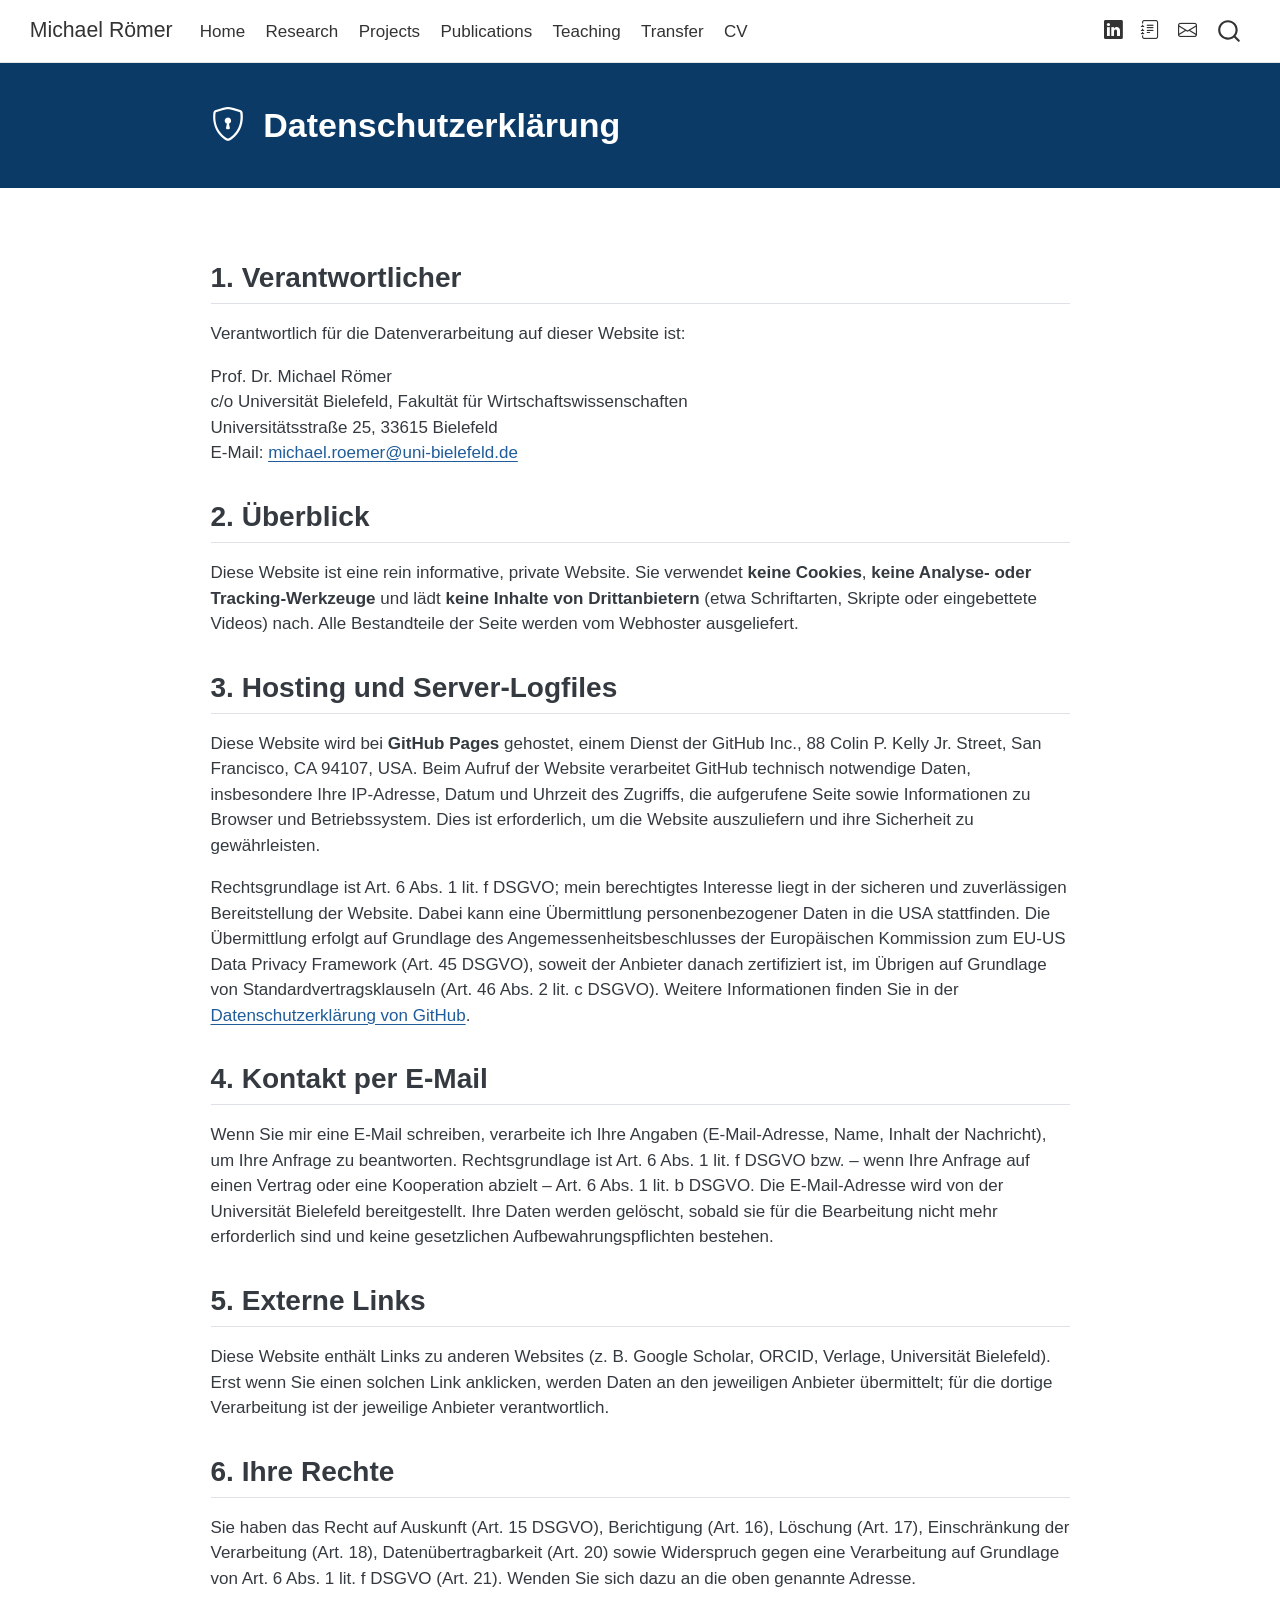
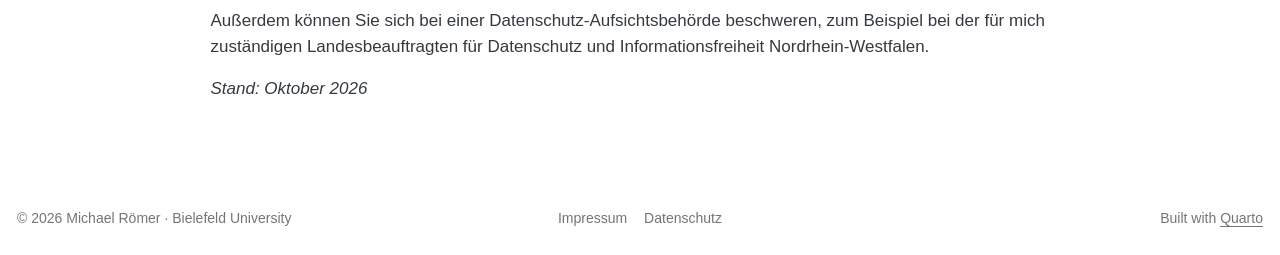
<file: datenschutz.html>
<!DOCTYPE html>
<html xmlns="http://www.w3.org/1999/xhtml" lang="de" xml:lang="de"><head>

<meta charset="utf-8">
<meta name="generator" content="quarto-1.10.18">

<meta name="viewport" content="width=device-width, initial-scale=1.0, user-scalable=yes">


<title>Datenschutzerklärung – Michael Römer</title>
<style>
/* Default styles provided by pandoc.
** See https://pandoc.org/MANUAL.html#variables-for-html for config info.
*/
span.smallcaps{font-variant: small-caps;}
div.columns{display: flex; gap: 1.5em;}
div.column{flex: auto;}
@media screen {
div.columns{gap: min(4vw, 1.5em);}
div.column{overflow-x: auto;}
}
div.hanging-indent{margin-left: 1.5em; text-indent: -1.5em;}
ul.task-list{list-style: none;}
ul.task-list li input[type="checkbox"] {
  width: 0.8em;
  margin: 0 0.8em 0.2em -1em; /* quarto-specific, see https://github.com/quarto-dev/quarto-cli/issues/4556 */ 
  vertical-align: middle;
}
</style>


<script src="site_libs/quarto-nav/quarto-nav.js"></script>
<script src="site_libs/quarto-nav/headroom.min.js"></script>
<script src="site_libs/clipboard/clipboard.min.js"></script>
<script src="site_libs/quarto-search/autocomplete.umd.js"></script>
<script src="site_libs/quarto-search/fuse.min.js"></script>
<script src="site_libs/quarto-search/quarto-search.js"></script>
<meta name="quarto:offset" content="./">
<link href="./images/favicon.svg" rel="icon" type="image/svg+xml">
<script src="site_libs/quarto-html/quarto.js" type="module"></script>
<script src="site_libs/quarto-html/tabsets/tabsets.js" type="module"></script>
<script src="site_libs/quarto-html/popper.min.js"></script>
<script src="site_libs/quarto-html/tippy.umd.min.js"></script>
<script src="site_libs/quarto-html/anchor.min.js"></script>
<link href="site_libs/quarto-html/tippy.css" rel="stylesheet">
<link href="site_libs/quarto-html/quarto-syntax-highlighting-64a204ab8560d761af7679ceaba22944.css" rel="stylesheet" id="quarto-text-highlighting-styles">
<script src="site_libs/bootstrap/bootstrap.min.js"></script>
<link href="site_libs/bootstrap/bootstrap-icons.css" rel="stylesheet">
<link href="site_libs/bootstrap/bootstrap-488d36d0f03247cf3e7aab73ea7719ce.min.css" rel="stylesheet" append-hash="true" id="quarto-bootstrap" data-mode="light">
<script id="quarto-search-options" type="application/json">{
  "location": "navbar",
  "copy-button": false,
  "collapse-after": 3,
  "panel-placement": "end",
  "type": "overlay",
  "limit": 50,
  "keyboard-shortcut": [
    "f",
    "/",
    "s"
  ],
  "show-item-context": false,
  "language": {
    "search-no-results-text": "Keine Treffer",
    "search-matching-documents-text": "Treffer",
    "search-copy-link-title": "Link in die Suche kopieren",
    "search-hide-matches-text": "Zusätzliche Treffer verbergen",
    "search-more-match-text": "weitere Treffer in diesem Dokument",
    "search-more-matches-text": "weitere Treffer in diesem Dokument",
    "search-clear-button-title": "Zurücksetzen",
    "search-text-placeholder": "",
    "search-detached-cancel-button-title": "Abbrechen",
    "search-submit-button-title": "Abschicken",
    "search-label": "Suchen"
  }
}</script>
<style>html{ scroll-behavior: smooth; }</style>
<link rel="icon" type="image/png" sizes="32x32" href="./images/favicon-32.png">
<link rel="apple-touch-icon" href="./images/apple-touch-icon.png">


<meta property="og:title" content="Datenschutzerklärung">
<meta property="og:description" content="Operations Research, Machine Learning and Decision Analytics at Bielefeld University">
<meta property="og:image" content="https://michaelroemer.eu/images/portrait.png">
<meta property="og:site_name" content="Michael Römer">
<meta property="og:image:height" content="500">
<meta property="og:image:width" content="500">
</head>

<body class="nav-fixed fullcontent quarto-light">

<div id="quarto-search-results"></div>
  <header id="quarto-header" class="headroom fixed-top quarto-banner">
    <nav class="navbar navbar-expand-lg " data-bs-theme="dark">
      <div class="navbar-container container-fluid">
      <div class="navbar-brand-container mx-auto">
    <a class="navbar-brand" href="./index.html">
    <span class="navbar-title">Michael Römer</span>
    </a>
  </div>
            <div id="quarto-search" class="" title="Suchen"></div>
          <button class="navbar-toggler" type="button" data-bs-toggle="collapse" data-bs-target="#navbarCollapse" aria-controls="navbarCollapse" role="menu" aria-expanded="false" aria-label="Navigation umschalten" onclick="if (window.quartoToggleHeadroom) { window.quartoToggleHeadroom(); }">
  <span class="navbar-toggler-icon"></span>
</button>
          <div class="collapse navbar-collapse" id="navbarCollapse">
            <ul class="navbar-nav navbar-nav-scroll me-auto">
  <li class="nav-item">
    <a class="nav-link" href="./index.html"> 
<span class="menu-text">Home</span></a>
  </li>  
  <li class="nav-item">
    <a class="nav-link" href="./research.html"> 
<span class="menu-text">Research</span></a>
  </li>  
  <li class="nav-item">
    <a class="nav-link" href="./projects.html"> 
<span class="menu-text">Projects</span></a>
  </li>  
  <li class="nav-item">
    <a class="nav-link" href="./publications.html"> 
<span class="menu-text">Publications</span></a>
  </li>  
  <li class="nav-item">
    <a class="nav-link" href="./teaching.html"> 
<span class="menu-text">Teaching</span></a>
  </li>  
  <li class="nav-item">
    <a class="nav-link" href="./transfer.html"> 
<span class="menu-text">Transfer</span></a>
  </li>  
  <li class="nav-item">
    <a class="nav-link" href="./cv.html"> 
<span class="menu-text">CV</span></a>
  </li>  
</ul>
            <ul class="navbar-nav navbar-nav-scroll ms-auto">
  <li class="nav-item compact">
    <a class="nav-link" href="https://www.linkedin.com/in/roemeor/"> <i class="bi bi-linkedin" role="img" aria-label="LinkedIn">
</i> 
<span class="menu-text"></span></a>
  </li>  
  <li class="nav-item compact">
    <a class="nav-link" href="https://pub.uni-bielefeld.de/person/199793018"> <i class="bi bi-journal-text" role="img" aria-label="PUB – Bielefeld University">
</i> 
<span class="menu-text"></span></a>
  </li>  
  <li class="nav-item compact">
    <a class="nav-link" href="mailto:michael.roemer@uni-bielefeld.de"> <i class="bi bi-envelope" role="img" aria-label="E-Mail">
</i> 
<span class="menu-text"></span></a>
  </li>  
</ul>
          </div> <!-- /navcollapse -->
            <div class="quarto-navbar-tools">
</div>
      </div> <!-- /container-fluid -->
    </nav>
</header>
<!-- content -->
<header id="title-block-header" class="quarto-title-block default page-columns page-full">
  <div class="quarto-title-banner page-columns page-full">
    <div class="quarto-title column-body">
      <h1 class="title"><span class="bi bi-shield-lock"></span> Datenschutzerklärung</h1>
                      </div>
  </div>
    
  
  <div class="quarto-title-meta">

      
    
      
    </div>
    
  
  </header><div id="quarto-content" class="quarto-container page-columns page-rows-contents page-layout-article page-navbar">
<!-- sidebar -->
<!-- margin-sidebar -->
    
<!-- main -->
<main class="content quarto-banner-title-block" id="quarto-document-content">





<!--
Annahmen: Hosting über GitHub Pages; keine Cookies, kein Tracking, keine Analyse-Tools,
keine extern geladenen Schriften oder Skripte (alle Ressourcen liegen auf dem Webserver).
Wenn sich das ändert (z. B. anderes Hosting, Statistik-Tool), muss dieser Text angepasst werden.
-->
<section id="verantwortlicher" class="level2">
<h2 class="anchored" data-anchor-id="verantwortlicher">1. Verantwortlicher</h2>
<p>Verantwortlich für die Datenverarbeitung auf dieser Website ist:</p>
<p>Prof.&nbsp;Dr.&nbsp;Michael Römer<br>
c/o Universität Bielefeld, Fakultät für Wirtschaftswissenschaften<br>
Universitätsstraße 25, 33615 Bielefeld<br>
E-Mail: <a href="mailto:michael.roemer@uni-bielefeld.de">michael.roemer@uni-bielefeld.de</a></p>
</section>
<section id="überblick" class="level2">
<h2 class="anchored" data-anchor-id="überblick">2. Überblick</h2>
<p>Diese Website ist eine rein informative, private Website. Sie verwendet <strong>keine Cookies</strong>, <strong>keine Analyse- oder Tracking-Werkzeuge</strong> und lädt <strong>keine Inhalte von Drittanbietern</strong> (etwa Schriftarten, Skripte oder eingebettete Videos) nach. Alle Bestandteile der Seite werden vom Webhoster ausgeliefert.</p>
</section>
<section id="hosting-und-server-logfiles" class="level2">
<h2 class="anchored" data-anchor-id="hosting-und-server-logfiles">3. Hosting und Server-Logfiles</h2>
<p>Diese Website wird bei <strong>GitHub Pages</strong> gehostet, einem Dienst der GitHub Inc., 88 Colin P. Kelly Jr. Street, San Francisco, CA 94107, USA. Beim Aufruf der Website verarbeitet GitHub technisch notwendige Daten, insbesondere Ihre IP-Adresse, Datum und Uhrzeit des Zugriffs, die aufgerufene Seite sowie Informationen zu Browser und Betriebssystem. Dies ist erforderlich, um die Website auszuliefern und ihre Sicherheit zu gewährleisten.</p>
<p>Rechtsgrundlage ist Art. 6 Abs. 1 lit. f DSGVO; mein berechtigtes Interesse liegt in der sicheren und zuverlässigen Bereitstellung der Website. Dabei kann eine Übermittlung personenbezogener Daten in die USA stattfinden. Die Übermittlung erfolgt auf Grundlage des Angemessenheitsbeschlusses der Europäischen Kommission zum EU-US Data Privacy Framework (Art. 45 DSGVO), soweit der Anbieter danach zertifiziert ist, im Übrigen auf Grundlage von Standardvertragsklauseln (Art. 46 Abs. 2 lit. c DSGVO). Weitere Informationen finden Sie in der <a href="https://docs.github.com/de/site-policy/privacy-policies/github-general-privacy-statement">Datenschutzerklärung von GitHub</a>.</p>
</section>
<section id="kontakt-per-e-mail" class="level2">
<h2 class="anchored" data-anchor-id="kontakt-per-e-mail">4. Kontakt per E-Mail</h2>
<p>Wenn Sie mir eine E-Mail schreiben, verarbeite ich Ihre Angaben (E-Mail-Adresse, Name, Inhalt der Nachricht), um Ihre Anfrage zu beantworten. Rechtsgrundlage ist Art. 6 Abs. 1 lit. f DSGVO bzw. – wenn Ihre Anfrage auf einen Vertrag oder eine Kooperation abzielt – Art. 6 Abs. 1 lit. b DSGVO. Die E-Mail-Adresse wird von der Universität Bielefeld bereitgestellt. Ihre Daten werden gelöscht, sobald sie für die Bearbeitung nicht mehr erforderlich sind und keine gesetzlichen Aufbewahrungspflichten bestehen.</p>
</section>
<section id="externe-links" class="level2">
<h2 class="anchored" data-anchor-id="externe-links">5. Externe Links</h2>
<p>Diese Website enthält Links zu anderen Websites (z. B. Google Scholar, ORCID, Verlage, Universität Bielefeld). Erst wenn Sie einen solchen Link anklicken, werden Daten an den jeweiligen Anbieter übermittelt; für die dortige Verarbeitung ist der jeweilige Anbieter verantwortlich.</p>
</section>
<section id="ihre-rechte" class="level2">
<h2 class="anchored" data-anchor-id="ihre-rechte">6. Ihre Rechte</h2>
<p>Sie haben das Recht auf Auskunft (Art. 15 DSGVO), Berichtigung (Art. 16), Löschung (Art. 17), Einschränkung der Verarbeitung (Art. 18), Datenübertragbarkeit (Art. 20) sowie Widerspruch gegen eine Verarbeitung auf Grundlage von Art. 6 Abs. 1 lit. f DSGVO (Art. 21). Wenden Sie sich dazu an die oben genannte Adresse.</p>
<p>Außerdem können Sie sich bei einer Datenschutz-Aufsichtsbehörde beschweren, zum Beispiel bei der für mich zuständigen Landesbeauftragten für Datenschutz und Informationsfreiheit Nordrhein-Westfalen.</p>
<p><em>Stand: Oktober 2026</em></p>


</section>

</main> <!-- /main -->
<script id="quarto-html-after-body" type="application/javascript">
  window.document.addEventListener("DOMContentLoaded", function (event) {
    const icon = "";
    const anchorJS = new window.AnchorJS();
    anchorJS.options = {
      placement: 'right',
      icon: icon
    };
    anchorJS.add('.anchored');
    const isCodeAnnotation = (el) => {
      for (const clz of el.classList) {
        if (clz.startsWith('code-annotation-')) {                     
          return true;
        }
      }
      return false;
    }
    const onCopySuccess = function(e) {
      // button target
      const button = e.trigger;
      // don't keep focus
      button.blur();
      // flash "checked"
      button.classList.add('code-copy-button-checked');
      var currentTitle = button.getAttribute("title");
      button.setAttribute("title", "Kopiert");
      let tooltip;
      if (window.bootstrap) {
        button.setAttribute("data-bs-toggle", "tooltip");
        button.setAttribute("data-bs-placement", "left");
        button.setAttribute("data-bs-title", "Kopiert");
        tooltip = new bootstrap.Tooltip(button, 
          { trigger: "manual", 
            customClass: "code-copy-button-tooltip",
            offset: [0, -8]});
        tooltip.show();    
      }
      setTimeout(function() {
        if (tooltip) {
          tooltip.hide();
          button.removeAttribute("data-bs-title");
          button.removeAttribute("data-bs-toggle");
          button.removeAttribute("data-bs-placement");
        }
        button.setAttribute("title", currentTitle);
        button.classList.remove('code-copy-button-checked');
      }, 1000);
      // clear code selection
      e.clearSelection();
    }
    const getTextToCopy = function(trigger) {
      const outerScaffold = trigger.parentElement.cloneNode(true);
      const codeEl = outerScaffold.querySelector('code');
      for (const childEl of codeEl.children) {
        if (isCodeAnnotation(childEl)) {
          childEl.remove();
        }
      }
      return codeEl.innerText;
    }
    const clipboard = new window.ClipboardJS('.code-copy-button:not([data-in-quarto-modal])', {
      text: getTextToCopy
    });
    clipboard.on('success', onCopySuccess);
    if (window.document.getElementById('quarto-embedded-source-code-modal')) {
      const clipboardModal = new window.ClipboardJS('.code-copy-button[data-in-quarto-modal]', {
        text: getTextToCopy,
        container: window.document.getElementById('quarto-embedded-source-code-modal')
      });
      clipboardModal.on('success', onCopySuccess);
    }
      var localhostRegex = new RegExp(/^(?:http|https):\/\/localhost\:?[0-9]*\//);
      var mailtoRegex = new RegExp(/^mailto:/);
        var filterRegex = new RegExp("https:\/\/michaelroemer\.eu");
      var isInternal = (href) => {
          return filterRegex.test(href) || localhostRegex.test(href) || mailtoRegex.test(href);
      }
      // Inspect non-navigation links and adorn them if external
     var links = window.document.querySelectorAll('a[href]:not(.nav-link):not(.navbar-brand):not(.toc-action):not(.sidebar-link):not(.sidebar-item-toggle):not(.pagination-link):not(.no-external):not([aria-hidden]):not(.dropdown-item):not(.quarto-navigation-tool):not(.about-link)');
      for (var i=0; i<links.length; i++) {
        const link = links[i];
        if (!isInternal(link.href)) {
          // undo the damage that might have been done by quarto-nav.js in the case of
          // links that we want to consider external
          if (link.dataset.originalHref !== undefined) {
            link.href = link.dataset.originalHref;
          }
        }
      }
    function tippyHover(el, contentFn, onTriggerFn, onUntriggerFn) {
      const config = {
        allowHTML: true,
        maxWidth: 500,
        delay: 100,
        arrow: false,
        appendTo: function(el) {
            return el.parentElement;
        },
        interactive: true,
        interactiveBorder: 10,
        theme: 'quarto',
        placement: 'bottom-start',
      };
      if (contentFn) {
        config.content = contentFn;
      }
      if (onTriggerFn) {
        config.onTrigger = onTriggerFn;
      }
      if (onUntriggerFn) {
        config.onUntrigger = onUntriggerFn;
      }
      window.tippy(el, config); 
    }
    const noterefs = window.document.querySelectorAll('a[role="doc-noteref"]');
    for (var i=0; i<noterefs.length; i++) {
      const ref = noterefs[i];
      tippyHover(ref, function() {
        // use id or data attribute instead here
        let href = ref.getAttribute('data-footnote-href') || ref.getAttribute('href');
        try { href = new URL(href).hash; } catch {}
        const id = href.replace(/^#\/?/, "");
        const note = window.document.getElementById(id);
        if (note) {
          return note.innerHTML;
        } else {
          return "";
        }
      });
    }
    const xrefs = window.document.querySelectorAll('a.quarto-xref');
    const processXRef = (id, note) => {
      // Strip column container classes
      const stripColumnClz = (el) => {
        el.classList.remove("page-full", "page-columns");
        if (el.children) {
          for (const child of el.children) {
            stripColumnClz(child);
          }
        }
      }
      stripColumnClz(note)
      if (id === null || id.startsWith('sec-')) {
        // Special case sections, only their first couple elements
        const container = document.createElement("div");
        if (note.children && note.children.length > 2) {
          container.appendChild(note.children[0].cloneNode(true));
          for (let i = 1; i < note.children.length; i++) {
            const child = note.children[i];
            if (child.tagName === "P" && child.innerText === "") {
              continue;
            } else {
              container.appendChild(child.cloneNode(true));
              break;
            }
          }
          if (window.Quarto?.typesetMath) {
            window.Quarto.typesetMath(container);
          }
          return container.innerHTML
        } else {
          if (window.Quarto?.typesetMath) {
            window.Quarto.typesetMath(note);
          }
          return note.innerHTML;
        }
      } else {
        // Remove any anchor links if they are present
        const anchorLink = note.querySelector('a.anchorjs-link');
        if (anchorLink) {
          anchorLink.remove();
        }
        if (window.Quarto?.typesetMath) {
          window.Quarto.typesetMath(note);
        }
        if (note.classList.contains("callout")) {
          return note.outerHTML;
        } else {
          return note.innerHTML;
        }
      }
    }
    for (var i=0; i<xrefs.length; i++) {
      const xref = xrefs[i];
      tippyHover(xref, undefined, function(instance) {
        instance.disable();
        let url = xref.getAttribute('href');
        let hash = undefined; 
        if (url.startsWith('#')) {
          hash = url;
        } else {
          try { hash = new URL(url).hash; } catch {}
        }
        if (hash) {
          const id = hash.replace(/^#\/?/, "");
          const note = window.document.getElementById(id);
          if (note !== null) {
            try {
              const html = processXRef(id, note.cloneNode(true));
              instance.setContent(html);
            } finally {
              instance.enable();
              instance.show();
            }
          } else {
            // See if we can fetch this
            fetch(url.split('#')[0])
            .then(res => res.text())
            .then(html => {
              const parser = new DOMParser();
              const htmlDoc = parser.parseFromString(html, "text/html");
              const note = htmlDoc.getElementById(id);
              if (note !== null) {
                const html = processXRef(id, note);
                instance.setContent(html);
              } 
            }).finally(() => {
              instance.enable();
              instance.show();
            });
          }
        } else {
          // See if we can fetch a full url (with no hash to target)
          // This is a special case and we should probably do some content thinning / targeting
          fetch(url)
          .then(res => res.text())
          .then(html => {
            const parser = new DOMParser();
            const htmlDoc = parser.parseFromString(html, "text/html");
            const note = htmlDoc.querySelector('main.content');
            if (note !== null) {
              // This should only happen for chapter cross references
              // (since there is no id in the URL)
              // remove the first header
              if (note.children.length > 0 && note.children[0].tagName === "HEADER") {
                note.children[0].remove();
              }
              const html = processXRef(null, note);
              instance.setContent(html);
            } 
          }).finally(() => {
            instance.enable();
            instance.show();
          });
        }
      }, function(instance) {
      });
    }
        let selectedAnnoteEl;
        const selectorForAnnotation = ( cell, annotation) => {
          let cellAttr = 'data-code-cell="' + cell + '"';
          let lineAttr = 'data-code-annotation="' +  annotation + '"';
          const selector = 'span[' + cellAttr + '][' + lineAttr + ']';
          return selector;
        }
        const selectCodeLines = (annoteEl) => {
          const doc = window.document;
          const targetCell = annoteEl.getAttribute("data-target-cell");
          const targetAnnotation = annoteEl.getAttribute("data-target-annotation");
          const annoteSpan = window.document.querySelector(selectorForAnnotation(targetCell, targetAnnotation));
          const lines = annoteSpan.getAttribute("data-code-lines").split(",");
          const lineIds = lines.map((line) => {
            return targetCell + "-" + line;
          })
          let top = null;
          let height = null;
          let parent = null;
          if (lineIds.length > 0) {
              //compute the position of the single el (top and bottom and make a div)
              const el = window.document.getElementById(lineIds[0]);
              top = el.offsetTop;
              height = el.offsetHeight;
              parent = el.parentElement.parentElement;
            if (lineIds.length > 1) {
              const lastEl = window.document.getElementById(lineIds[lineIds.length - 1]);
              const bottom = lastEl.offsetTop + lastEl.offsetHeight;
              height = bottom - top;
            }
            if (top !== null && height !== null && parent !== null) {
              // cook up a div (if necessary) and position it 
              let div = window.document.getElementById("code-annotation-line-highlight");
              if (div === null) {
                div = window.document.createElement("div");
                div.setAttribute("id", "code-annotation-line-highlight");
                div.style.position = 'absolute';
                parent.appendChild(div);
              }
              div.style.top = top - 2 + "px";
              div.style.height = height + 4 + "px";
              div.style.left = 0;
              let gutterDiv = window.document.getElementById("code-annotation-line-highlight-gutter");
              if (gutterDiv === null) {
                gutterDiv = window.document.createElement("div");
                gutterDiv.setAttribute("id", "code-annotation-line-highlight-gutter");
                gutterDiv.style.position = 'absolute';
                const codeCell = window.document.getElementById(targetCell);
                const gutter = codeCell.querySelector('.code-annotation-gutter');
                gutter.appendChild(gutterDiv);
              }
              gutterDiv.style.top = top - 2 + "px";
              gutterDiv.style.height = height + 4 + "px";
            }
            selectedAnnoteEl = annoteEl;
          }
        };
        const unselectCodeLines = () => {
          const elementsIds = ["code-annotation-line-highlight", "code-annotation-line-highlight-gutter"];
          elementsIds.forEach((elId) => {
            const div = window.document.getElementById(elId);
            if (div) {
              div.remove();
            }
          });
          selectedAnnoteEl = undefined;
        };
          // Handle positioning of the toggle
      window.addEventListener(
        "resize",
        throttle(() => {
          elRect = undefined;
          if (selectedAnnoteEl) {
            selectCodeLines(selectedAnnoteEl);
          }
        }, 10)
      );
      function throttle(fn, ms) {
      let throttle = false;
      let timer;
        return (...args) => {
          if(!throttle) { // first call gets through
              fn.apply(this, args);
              throttle = true;
          } else { // all the others get throttled
              if(timer) clearTimeout(timer); // cancel #2
              timer = setTimeout(() => {
                fn.apply(this, args);
                timer = throttle = false;
              }, ms);
          }
        };
      }
        // Attach click handler to the DT
        const annoteDls = window.document.querySelectorAll('dt[data-target-cell]');
        for (const annoteDlNode of annoteDls) {
          annoteDlNode.addEventListener('click', (event) => {
            const clickedEl = event.target;
            if (clickedEl !== selectedAnnoteEl) {
              unselectCodeLines();
              const activeEl = window.document.querySelector('dt[data-target-cell].code-annotation-active');
              if (activeEl) {
                activeEl.classList.remove('code-annotation-active');
              }
              selectCodeLines(clickedEl);
              clickedEl.classList.add('code-annotation-active');
            } else {
              // Unselect the line
              unselectCodeLines();
              clickedEl.classList.remove('code-annotation-active');
            }
          });
        }
    const findCites = (el) => {
      const parentEl = el.parentElement;
      if (parentEl) {
        const cites = parentEl.dataset.cites;
        if (cites) {
          return {
            el,
            cites: cites.split(' ')
          };
        } else {
          return findCites(el.parentElement)
        }
      } else {
        return undefined;
      }
    };
    var bibliorefs = window.document.querySelectorAll('a[role="doc-biblioref"]');
    for (var i=0; i<bibliorefs.length; i++) {
      const ref = bibliorefs[i];
      const citeInfo = findCites(ref);
      if (citeInfo) {
        tippyHover(citeInfo.el, function() {
          var popup = window.document.createElement('div');
          citeInfo.cites.forEach(function(cite) {
            var citeDiv = window.document.createElement('div');
            citeDiv.classList.add('hanging-indent');
            citeDiv.classList.add('csl-entry');
            var biblioDiv = window.document.getElementById('ref-' + cite);
            if (biblioDiv) {
              citeDiv.innerHTML = biblioDiv.innerHTML;
            }
            popup.appendChild(citeDiv);
          });
          return popup.innerHTML;
        });
      }
    }
  });
  </script>
</div> <!-- /content -->
<footer class="footer">
  <div class="nav-footer">
    <div class="nav-footer-left">
<p>© 2026 Michael Römer · Bielefeld University</p>
</div>   
    <div class="nav-footer-center">
      <ul class="footer-items list-unstyled">
    <li class="nav-item">
    <a class="nav-link" href="./impressum.html">
<p>Impressum</p>
</a>
  </li>  
    <li class="nav-item">
    <a class="nav-link active" href="./datenschutz.html" aria-current="page">
<p>Datenschutz</p>
</a>
  </li>  
</ul>
    </div>
    <div class="nav-footer-right">
<p>Built with <a href="https://quarto.org">Quarto</a></p>
</div>
  </div>
</footer>




<script src="site_libs/quarto-html/zenscroll-min.js"></script>
</body></html>
</file>
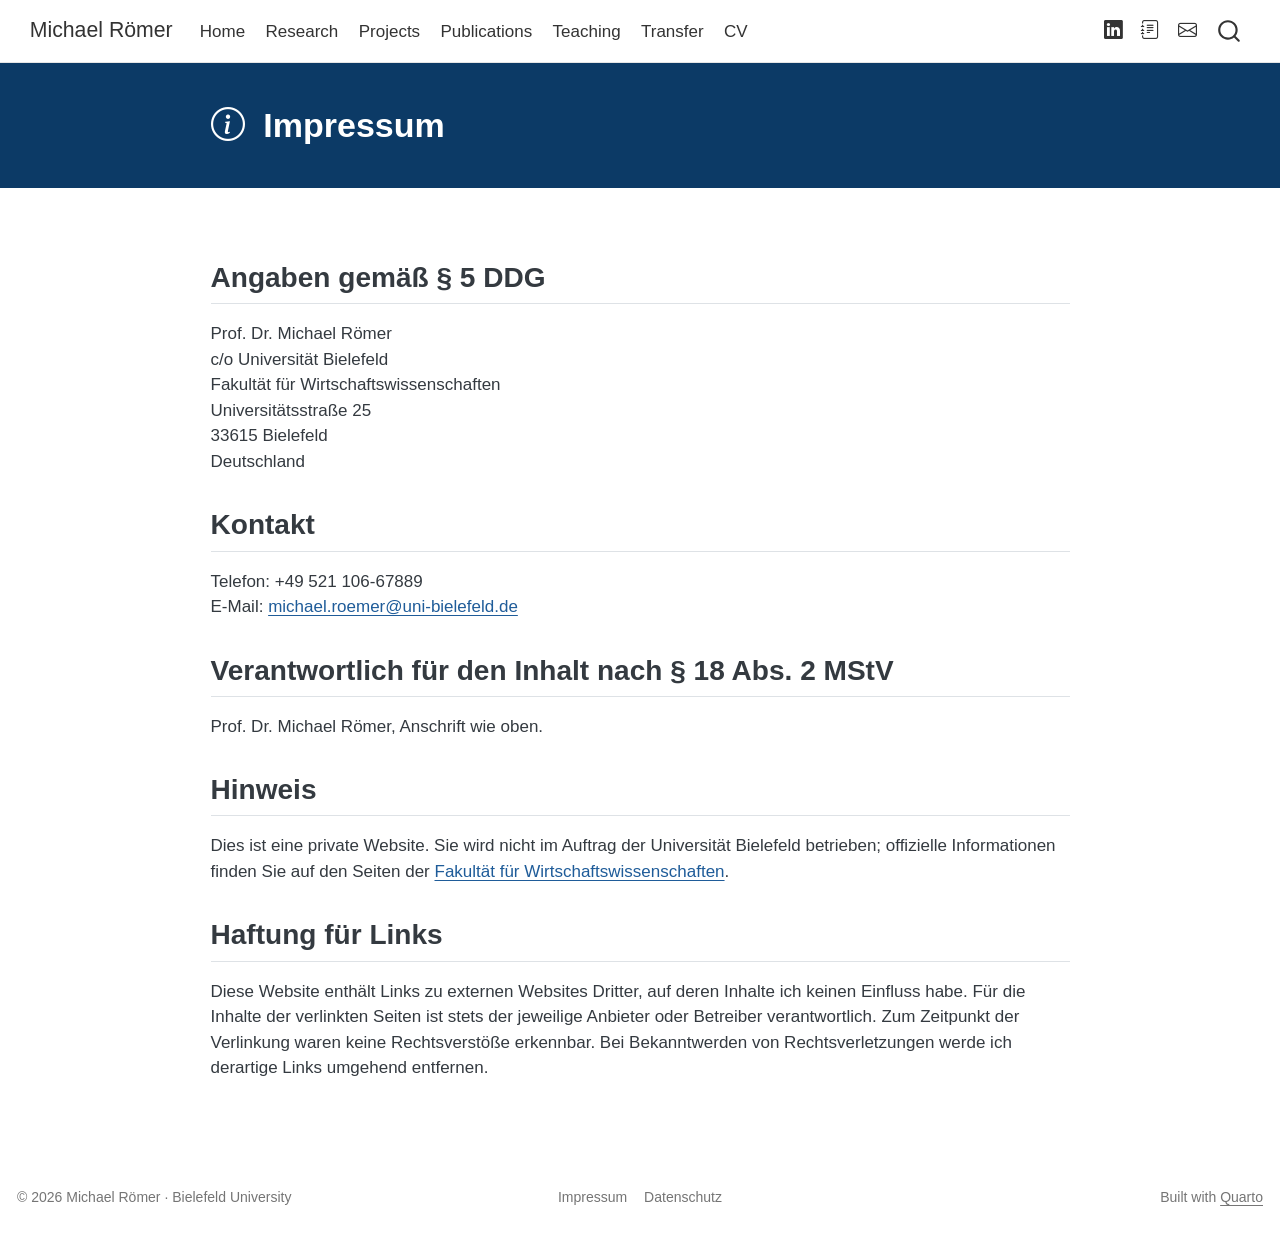
<file: impressum.html>
<!DOCTYPE html>
<html xmlns="http://www.w3.org/1999/xhtml" lang="de" xml:lang="de"><head>

<meta charset="utf-8">
<meta name="generator" content="quarto-1.10.18">

<meta name="viewport" content="width=device-width, initial-scale=1.0, user-scalable=yes">


<title>Impressum – Michael Römer</title>
<style>
/* Default styles provided by pandoc.
** See https://pandoc.org/MANUAL.html#variables-for-html for config info.
*/
span.smallcaps{font-variant: small-caps;}
div.columns{display: flex; gap: 1.5em;}
div.column{flex: auto;}
@media screen {
div.columns{gap: min(4vw, 1.5em);}
div.column{overflow-x: auto;}
}
div.hanging-indent{margin-left: 1.5em; text-indent: -1.5em;}
ul.task-list{list-style: none;}
ul.task-list li input[type="checkbox"] {
  width: 0.8em;
  margin: 0 0.8em 0.2em -1em; /* quarto-specific, see https://github.com/quarto-dev/quarto-cli/issues/4556 */ 
  vertical-align: middle;
}
</style>


<script src="site_libs/quarto-nav/quarto-nav.js"></script>
<script src="site_libs/quarto-nav/headroom.min.js"></script>
<script src="site_libs/clipboard/clipboard.min.js"></script>
<script src="site_libs/quarto-search/autocomplete.umd.js"></script>
<script src="site_libs/quarto-search/fuse.min.js"></script>
<script src="site_libs/quarto-search/quarto-search.js"></script>
<meta name="quarto:offset" content="./">
<link href="./images/favicon.svg" rel="icon" type="image/svg+xml">
<script src="site_libs/quarto-html/quarto.js" type="module"></script>
<script src="site_libs/quarto-html/tabsets/tabsets.js" type="module"></script>
<script src="site_libs/quarto-html/popper.min.js"></script>
<script src="site_libs/quarto-html/tippy.umd.min.js"></script>
<script src="site_libs/quarto-html/anchor.min.js"></script>
<link href="site_libs/quarto-html/tippy.css" rel="stylesheet">
<link href="site_libs/quarto-html/quarto-syntax-highlighting-64a204ab8560d761af7679ceaba22944.css" rel="stylesheet" id="quarto-text-highlighting-styles">
<script src="site_libs/bootstrap/bootstrap.min.js"></script>
<link href="site_libs/bootstrap/bootstrap-icons.css" rel="stylesheet">
<link href="site_libs/bootstrap/bootstrap-488d36d0f03247cf3e7aab73ea7719ce.min.css" rel="stylesheet" append-hash="true" id="quarto-bootstrap" data-mode="light">
<script id="quarto-search-options" type="application/json">{
  "location": "navbar",
  "copy-button": false,
  "collapse-after": 3,
  "panel-placement": "end",
  "type": "overlay",
  "limit": 50,
  "keyboard-shortcut": [
    "f",
    "/",
    "s"
  ],
  "show-item-context": false,
  "language": {
    "search-no-results-text": "Keine Treffer",
    "search-matching-documents-text": "Treffer",
    "search-copy-link-title": "Link in die Suche kopieren",
    "search-hide-matches-text": "Zusätzliche Treffer verbergen",
    "search-more-match-text": "weitere Treffer in diesem Dokument",
    "search-more-matches-text": "weitere Treffer in diesem Dokument",
    "search-clear-button-title": "Zurücksetzen",
    "search-text-placeholder": "",
    "search-detached-cancel-button-title": "Abbrechen",
    "search-submit-button-title": "Abschicken",
    "search-label": "Suchen"
  }
}</script>
<style>html{ scroll-behavior: smooth; }</style>
<link rel="icon" type="image/png" sizes="32x32" href="./images/favicon-32.png">
<link rel="apple-touch-icon" href="./images/apple-touch-icon.png">


<meta property="og:title" content="Impressum">
<meta property="og:description" content="Operations Research, Machine Learning and Decision Analytics at Bielefeld University">
<meta property="og:image" content="https://michaelroemer.eu/images/portrait.png">
<meta property="og:site_name" content="Michael Römer">
<meta property="og:image:height" content="500">
<meta property="og:image:width" content="500">
</head>

<body class="nav-fixed fullcontent quarto-light">

<div id="quarto-search-results"></div>
  <header id="quarto-header" class="headroom fixed-top quarto-banner">
    <nav class="navbar navbar-expand-lg " data-bs-theme="dark">
      <div class="navbar-container container-fluid">
      <div class="navbar-brand-container mx-auto">
    <a class="navbar-brand" href="./index.html">
    <span class="navbar-title">Michael Römer</span>
    </a>
  </div>
            <div id="quarto-search" class="" title="Suchen"></div>
          <button class="navbar-toggler" type="button" data-bs-toggle="collapse" data-bs-target="#navbarCollapse" aria-controls="navbarCollapse" role="menu" aria-expanded="false" aria-label="Navigation umschalten" onclick="if (window.quartoToggleHeadroom) { window.quartoToggleHeadroom(); }">
  <span class="navbar-toggler-icon"></span>
</button>
          <div class="collapse navbar-collapse" id="navbarCollapse">
            <ul class="navbar-nav navbar-nav-scroll me-auto">
  <li class="nav-item">
    <a class="nav-link" href="./index.html"> 
<span class="menu-text">Home</span></a>
  </li>  
  <li class="nav-item">
    <a class="nav-link" href="./research.html"> 
<span class="menu-text">Research</span></a>
  </li>  
  <li class="nav-item">
    <a class="nav-link" href="./projects.html"> 
<span class="menu-text">Projects</span></a>
  </li>  
  <li class="nav-item">
    <a class="nav-link" href="./publications.html"> 
<span class="menu-text">Publications</span></a>
  </li>  
  <li class="nav-item">
    <a class="nav-link" href="./teaching.html"> 
<span class="menu-text">Teaching</span></a>
  </li>  
  <li class="nav-item">
    <a class="nav-link" href="./transfer.html"> 
<span class="menu-text">Transfer</span></a>
  </li>  
  <li class="nav-item">
    <a class="nav-link" href="./cv.html"> 
<span class="menu-text">CV</span></a>
  </li>  
</ul>
            <ul class="navbar-nav navbar-nav-scroll ms-auto">
  <li class="nav-item compact">
    <a class="nav-link" href="https://www.linkedin.com/in/roemeor/"> <i class="bi bi-linkedin" role="img" aria-label="LinkedIn">
</i> 
<span class="menu-text"></span></a>
  </li>  
  <li class="nav-item compact">
    <a class="nav-link" href="https://pub.uni-bielefeld.de/person/199793018"> <i class="bi bi-journal-text" role="img" aria-label="PUB – Bielefeld University">
</i> 
<span class="menu-text"></span></a>
  </li>  
  <li class="nav-item compact">
    <a class="nav-link" href="mailto:michael.roemer@uni-bielefeld.de"> <i class="bi bi-envelope" role="img" aria-label="E-Mail">
</i> 
<span class="menu-text"></span></a>
  </li>  
</ul>
          </div> <!-- /navcollapse -->
            <div class="quarto-navbar-tools">
</div>
      </div> <!-- /container-fluid -->
    </nav>
</header>
<!-- content -->
<header id="title-block-header" class="quarto-title-block default page-columns page-full">
  <div class="quarto-title-banner page-columns page-full">
    <div class="quarto-title column-body">
      <h1 class="title"><span class="bi bi-info-circle"></span> Impressum</h1>
                      </div>
  </div>
    
  
  <div class="quarto-title-meta">

      
    
      
    </div>
    
  
  </header><div id="quarto-content" class="quarto-container page-columns page-rows-contents page-layout-article page-navbar">
<!-- sidebar -->
<!-- margin-sidebar -->
    
<!-- main -->
<main class="content quarto-banner-title-block" id="quarto-document-content">





<!--
Keine Rechtsberatung. Bewusst gewählt: Dienstanschrift als ladungsfähige Anschrift
(Straßenadresse, kein Postfach). Ob sie bei einer privaten Seite genügt, ist umstritten;
Alternative wäre ein c/o-Impressumsservice.
-->
<section id="angaben-gemäß-5-ddg" class="level2">
<h2 class="anchored" data-anchor-id="angaben-gemäß-5-ddg">Angaben gemäß § 5 DDG</h2>
<p>Prof.&nbsp;Dr.&nbsp;Michael Römer<br>
c/o Universität Bielefeld<br>
Fakultät für Wirtschaftswissenschaften<br>
Universitätsstraße 25<br>
33615 Bielefeld<br>
Deutschland</p>
</section>
<section id="kontakt" class="level2">
<h2 class="anchored" data-anchor-id="kontakt">Kontakt</h2>
<p>Telefon: +49 521 106-67889<br>
E-Mail: <a href="mailto:michael.roemer@uni-bielefeld.de">michael.roemer@uni-bielefeld.de</a></p>
</section>
<section id="verantwortlich-für-den-inhalt-nach-18-abs.-2-mstv" class="level2">
<h2 class="anchored" data-anchor-id="verantwortlich-für-den-inhalt-nach-18-abs.-2-mstv">Verantwortlich für den Inhalt nach § 18 Abs. 2 MStV</h2>
<p>Prof.&nbsp;Dr.&nbsp;Michael Römer, Anschrift wie oben.</p>
</section>
<section id="hinweis" class="level2">
<h2 class="anchored" data-anchor-id="hinweis">Hinweis</h2>
<p>Dies ist eine private Website. Sie wird nicht im Auftrag der Universität Bielefeld betrieben; offizielle Informationen finden Sie auf den Seiten der <a href="https://www.uni-bielefeld.de/fakultaeten/wirtschaftswissenschaften/">Fakultät für Wirtschaftswissenschaften</a>.</p>
</section>
<section id="haftung-für-links" class="level2">
<h2 class="anchored" data-anchor-id="haftung-für-links">Haftung für Links</h2>
<p>Diese Website enthält Links zu externen Websites Dritter, auf deren Inhalte ich keinen Einfluss habe. Für die Inhalte der verlinkten Seiten ist stets der jeweilige Anbieter oder Betreiber verantwortlich. Zum Zeitpunkt der Verlinkung waren keine Rechtsverstöße erkennbar. Bei Bekanntwerden von Rechtsverletzungen werde ich derartige Links umgehend entfernen.</p>


</section>

</main> <!-- /main -->
<script id="quarto-html-after-body" type="application/javascript">
  window.document.addEventListener("DOMContentLoaded", function (event) {
    const icon = "";
    const anchorJS = new window.AnchorJS();
    anchorJS.options = {
      placement: 'right',
      icon: icon
    };
    anchorJS.add('.anchored');
    const isCodeAnnotation = (el) => {
      for (const clz of el.classList) {
        if (clz.startsWith('code-annotation-')) {                     
          return true;
        }
      }
      return false;
    }
    const onCopySuccess = function(e) {
      // button target
      const button = e.trigger;
      // don't keep focus
      button.blur();
      // flash "checked"
      button.classList.add('code-copy-button-checked');
      var currentTitle = button.getAttribute("title");
      button.setAttribute("title", "Kopiert");
      let tooltip;
      if (window.bootstrap) {
        button.setAttribute("data-bs-toggle", "tooltip");
        button.setAttribute("data-bs-placement", "left");
        button.setAttribute("data-bs-title", "Kopiert");
        tooltip = new bootstrap.Tooltip(button, 
          { trigger: "manual", 
            customClass: "code-copy-button-tooltip",
            offset: [0, -8]});
        tooltip.show();    
      }
      setTimeout(function() {
        if (tooltip) {
          tooltip.hide();
          button.removeAttribute("data-bs-title");
          button.removeAttribute("data-bs-toggle");
          button.removeAttribute("data-bs-placement");
        }
        button.setAttribute("title", currentTitle);
        button.classList.remove('code-copy-button-checked');
      }, 1000);
      // clear code selection
      e.clearSelection();
    }
    const getTextToCopy = function(trigger) {
      const outerScaffold = trigger.parentElement.cloneNode(true);
      const codeEl = outerScaffold.querySelector('code');
      for (const childEl of codeEl.children) {
        if (isCodeAnnotation(childEl)) {
          childEl.remove();
        }
      }
      return codeEl.innerText;
    }
    const clipboard = new window.ClipboardJS('.code-copy-button:not([data-in-quarto-modal])', {
      text: getTextToCopy
    });
    clipboard.on('success', onCopySuccess);
    if (window.document.getElementById('quarto-embedded-source-code-modal')) {
      const clipboardModal = new window.ClipboardJS('.code-copy-button[data-in-quarto-modal]', {
        text: getTextToCopy,
        container: window.document.getElementById('quarto-embedded-source-code-modal')
      });
      clipboardModal.on('success', onCopySuccess);
    }
      var localhostRegex = new RegExp(/^(?:http|https):\/\/localhost\:?[0-9]*\//);
      var mailtoRegex = new RegExp(/^mailto:/);
        var filterRegex = new RegExp("https:\/\/michaelroemer\.eu");
      var isInternal = (href) => {
          return filterRegex.test(href) || localhostRegex.test(href) || mailtoRegex.test(href);
      }
      // Inspect non-navigation links and adorn them if external
     var links = window.document.querySelectorAll('a[href]:not(.nav-link):not(.navbar-brand):not(.toc-action):not(.sidebar-link):not(.sidebar-item-toggle):not(.pagination-link):not(.no-external):not([aria-hidden]):not(.dropdown-item):not(.quarto-navigation-tool):not(.about-link)');
      for (var i=0; i<links.length; i++) {
        const link = links[i];
        if (!isInternal(link.href)) {
          // undo the damage that might have been done by quarto-nav.js in the case of
          // links that we want to consider external
          if (link.dataset.originalHref !== undefined) {
            link.href = link.dataset.originalHref;
          }
        }
      }
    function tippyHover(el, contentFn, onTriggerFn, onUntriggerFn) {
      const config = {
        allowHTML: true,
        maxWidth: 500,
        delay: 100,
        arrow: false,
        appendTo: function(el) {
            return el.parentElement;
        },
        interactive: true,
        interactiveBorder: 10,
        theme: 'quarto',
        placement: 'bottom-start',
      };
      if (contentFn) {
        config.content = contentFn;
      }
      if (onTriggerFn) {
        config.onTrigger = onTriggerFn;
      }
      if (onUntriggerFn) {
        config.onUntrigger = onUntriggerFn;
      }
      window.tippy(el, config); 
    }
    const noterefs = window.document.querySelectorAll('a[role="doc-noteref"]');
    for (var i=0; i<noterefs.length; i++) {
      const ref = noterefs[i];
      tippyHover(ref, function() {
        // use id or data attribute instead here
        let href = ref.getAttribute('data-footnote-href') || ref.getAttribute('href');
        try { href = new URL(href).hash; } catch {}
        const id = href.replace(/^#\/?/, "");
        const note = window.document.getElementById(id);
        if (note) {
          return note.innerHTML;
        } else {
          return "";
        }
      });
    }
    const xrefs = window.document.querySelectorAll('a.quarto-xref');
    const processXRef = (id, note) => {
      // Strip column container classes
      const stripColumnClz = (el) => {
        el.classList.remove("page-full", "page-columns");
        if (el.children) {
          for (const child of el.children) {
            stripColumnClz(child);
          }
        }
      }
      stripColumnClz(note)
      if (id === null || id.startsWith('sec-')) {
        // Special case sections, only their first couple elements
        const container = document.createElement("div");
        if (note.children && note.children.length > 2) {
          container.appendChild(note.children[0].cloneNode(true));
          for (let i = 1; i < note.children.length; i++) {
            const child = note.children[i];
            if (child.tagName === "P" && child.innerText === "") {
              continue;
            } else {
              container.appendChild(child.cloneNode(true));
              break;
            }
          }
          if (window.Quarto?.typesetMath) {
            window.Quarto.typesetMath(container);
          }
          return container.innerHTML
        } else {
          if (window.Quarto?.typesetMath) {
            window.Quarto.typesetMath(note);
          }
          return note.innerHTML;
        }
      } else {
        // Remove any anchor links if they are present
        const anchorLink = note.querySelector('a.anchorjs-link');
        if (anchorLink) {
          anchorLink.remove();
        }
        if (window.Quarto?.typesetMath) {
          window.Quarto.typesetMath(note);
        }
        if (note.classList.contains("callout")) {
          return note.outerHTML;
        } else {
          return note.innerHTML;
        }
      }
    }
    for (var i=0; i<xrefs.length; i++) {
      const xref = xrefs[i];
      tippyHover(xref, undefined, function(instance) {
        instance.disable();
        let url = xref.getAttribute('href');
        let hash = undefined; 
        if (url.startsWith('#')) {
          hash = url;
        } else {
          try { hash = new URL(url).hash; } catch {}
        }
        if (hash) {
          const id = hash.replace(/^#\/?/, "");
          const note = window.document.getElementById(id);
          if (note !== null) {
            try {
              const html = processXRef(id, note.cloneNode(true));
              instance.setContent(html);
            } finally {
              instance.enable();
              instance.show();
            }
          } else {
            // See if we can fetch this
            fetch(url.split('#')[0])
            .then(res => res.text())
            .then(html => {
              const parser = new DOMParser();
              const htmlDoc = parser.parseFromString(html, "text/html");
              const note = htmlDoc.getElementById(id);
              if (note !== null) {
                const html = processXRef(id, note);
                instance.setContent(html);
              } 
            }).finally(() => {
              instance.enable();
              instance.show();
            });
          }
        } else {
          // See if we can fetch a full url (with no hash to target)
          // This is a special case and we should probably do some content thinning / targeting
          fetch(url)
          .then(res => res.text())
          .then(html => {
            const parser = new DOMParser();
            const htmlDoc = parser.parseFromString(html, "text/html");
            const note = htmlDoc.querySelector('main.content');
            if (note !== null) {
              // This should only happen for chapter cross references
              // (since there is no id in the URL)
              // remove the first header
              if (note.children.length > 0 && note.children[0].tagName === "HEADER") {
                note.children[0].remove();
              }
              const html = processXRef(null, note);
              instance.setContent(html);
            } 
          }).finally(() => {
            instance.enable();
            instance.show();
          });
        }
      }, function(instance) {
      });
    }
        let selectedAnnoteEl;
        const selectorForAnnotation = ( cell, annotation) => {
          let cellAttr = 'data-code-cell="' + cell + '"';
          let lineAttr = 'data-code-annotation="' +  annotation + '"';
          const selector = 'span[' + cellAttr + '][' + lineAttr + ']';
          return selector;
        }
        const selectCodeLines = (annoteEl) => {
          const doc = window.document;
          const targetCell = annoteEl.getAttribute("data-target-cell");
          const targetAnnotation = annoteEl.getAttribute("data-target-annotation");
          const annoteSpan = window.document.querySelector(selectorForAnnotation(targetCell, targetAnnotation));
          const lines = annoteSpan.getAttribute("data-code-lines").split(",");
          const lineIds = lines.map((line) => {
            return targetCell + "-" + line;
          })
          let top = null;
          let height = null;
          let parent = null;
          if (lineIds.length > 0) {
              //compute the position of the single el (top and bottom and make a div)
              const el = window.document.getElementById(lineIds[0]);
              top = el.offsetTop;
              height = el.offsetHeight;
              parent = el.parentElement.parentElement;
            if (lineIds.length > 1) {
              const lastEl = window.document.getElementById(lineIds[lineIds.length - 1]);
              const bottom = lastEl.offsetTop + lastEl.offsetHeight;
              height = bottom - top;
            }
            if (top !== null && height !== null && parent !== null) {
              // cook up a div (if necessary) and position it 
              let div = window.document.getElementById("code-annotation-line-highlight");
              if (div === null) {
                div = window.document.createElement("div");
                div.setAttribute("id", "code-annotation-line-highlight");
                div.style.position = 'absolute';
                parent.appendChild(div);
              }
              div.style.top = top - 2 + "px";
              div.style.height = height + 4 + "px";
              div.style.left = 0;
              let gutterDiv = window.document.getElementById("code-annotation-line-highlight-gutter");
              if (gutterDiv === null) {
                gutterDiv = window.document.createElement("div");
                gutterDiv.setAttribute("id", "code-annotation-line-highlight-gutter");
                gutterDiv.style.position = 'absolute';
                const codeCell = window.document.getElementById(targetCell);
                const gutter = codeCell.querySelector('.code-annotation-gutter');
                gutter.appendChild(gutterDiv);
              }
              gutterDiv.style.top = top - 2 + "px";
              gutterDiv.style.height = height + 4 + "px";
            }
            selectedAnnoteEl = annoteEl;
          }
        };
        const unselectCodeLines = () => {
          const elementsIds = ["code-annotation-line-highlight", "code-annotation-line-highlight-gutter"];
          elementsIds.forEach((elId) => {
            const div = window.document.getElementById(elId);
            if (div) {
              div.remove();
            }
          });
          selectedAnnoteEl = undefined;
        };
          // Handle positioning of the toggle
      window.addEventListener(
        "resize",
        throttle(() => {
          elRect = undefined;
          if (selectedAnnoteEl) {
            selectCodeLines(selectedAnnoteEl);
          }
        }, 10)
      );
      function throttle(fn, ms) {
      let throttle = false;
      let timer;
        return (...args) => {
          if(!throttle) { // first call gets through
              fn.apply(this, args);
              throttle = true;
          } else { // all the others get throttled
              if(timer) clearTimeout(timer); // cancel #2
              timer = setTimeout(() => {
                fn.apply(this, args);
                timer = throttle = false;
              }, ms);
          }
        };
      }
        // Attach click handler to the DT
        const annoteDls = window.document.querySelectorAll('dt[data-target-cell]');
        for (const annoteDlNode of annoteDls) {
          annoteDlNode.addEventListener('click', (event) => {
            const clickedEl = event.target;
            if (clickedEl !== selectedAnnoteEl) {
              unselectCodeLines();
              const activeEl = window.document.querySelector('dt[data-target-cell].code-annotation-active');
              if (activeEl) {
                activeEl.classList.remove('code-annotation-active');
              }
              selectCodeLines(clickedEl);
              clickedEl.classList.add('code-annotation-active');
            } else {
              // Unselect the line
              unselectCodeLines();
              clickedEl.classList.remove('code-annotation-active');
            }
          });
        }
    const findCites = (el) => {
      const parentEl = el.parentElement;
      if (parentEl) {
        const cites = parentEl.dataset.cites;
        if (cites) {
          return {
            el,
            cites: cites.split(' ')
          };
        } else {
          return findCites(el.parentElement)
        }
      } else {
        return undefined;
      }
    };
    var bibliorefs = window.document.querySelectorAll('a[role="doc-biblioref"]');
    for (var i=0; i<bibliorefs.length; i++) {
      const ref = bibliorefs[i];
      const citeInfo = findCites(ref);
      if (citeInfo) {
        tippyHover(citeInfo.el, function() {
          var popup = window.document.createElement('div');
          citeInfo.cites.forEach(function(cite) {
            var citeDiv = window.document.createElement('div');
            citeDiv.classList.add('hanging-indent');
            citeDiv.classList.add('csl-entry');
            var biblioDiv = window.document.getElementById('ref-' + cite);
            if (biblioDiv) {
              citeDiv.innerHTML = biblioDiv.innerHTML;
            }
            popup.appendChild(citeDiv);
          });
          return popup.innerHTML;
        });
      }
    }
  });
  </script>
</div> <!-- /content -->
<footer class="footer">
  <div class="nav-footer">
    <div class="nav-footer-left">
<p>© 2026 Michael Römer · Bielefeld University</p>
</div>   
    <div class="nav-footer-center">
      <ul class="footer-items list-unstyled">
    <li class="nav-item">
    <a class="nav-link active" href="./impressum.html" aria-current="page">
<p>Impressum</p>
</a>
  </li>  
    <li class="nav-item">
    <a class="nav-link" href="./datenschutz.html">
<p>Datenschutz</p>
</a>
  </li>  
</ul>
    </div>
    <div class="nav-footer-right">
<p>Built with <a href="https://quarto.org">Quarto</a></p>
</div>
  </div>
</footer>




<script src="site_libs/quarto-html/zenscroll-min.js"></script>
</body></html>
</file>
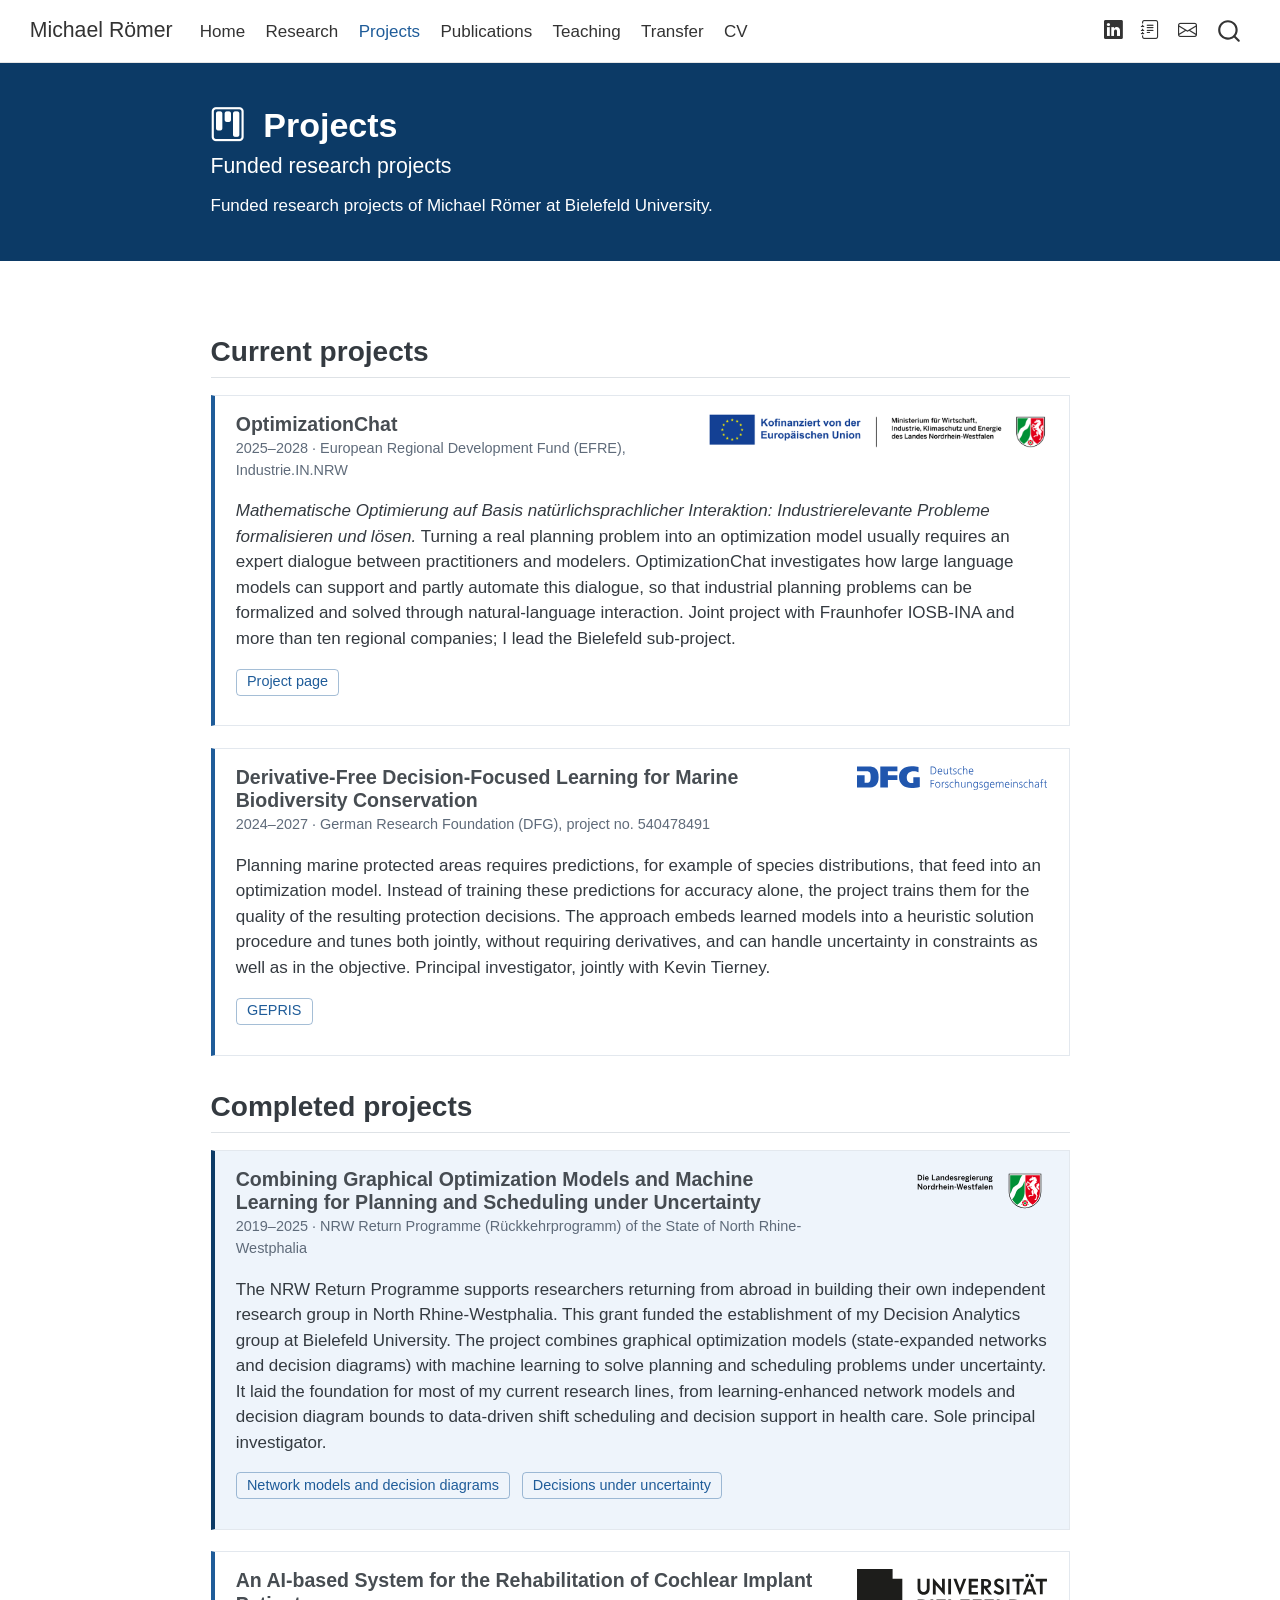
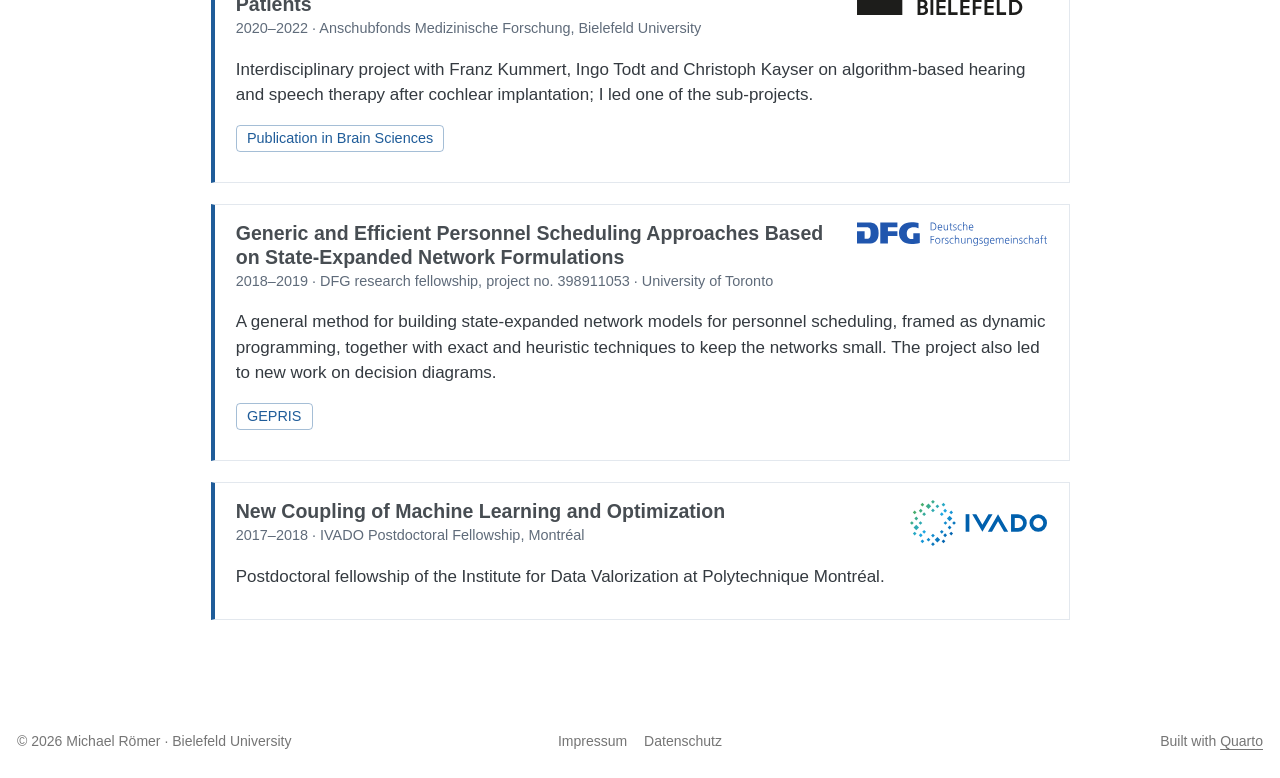
<file: projects.html>
<!DOCTYPE html>
<html xmlns="http://www.w3.org/1999/xhtml" lang="en" xml:lang="en"><head>

<meta charset="utf-8">
<meta name="generator" content="quarto-1.10.18">

<meta name="viewport" content="width=device-width, initial-scale=1.0, user-scalable=yes">

<meta name="description" content="Funded research projects of Michael Römer at Bielefeld University.">

<title>Projects – Michael Römer</title>
<style>
/* Default styles provided by pandoc.
** See https://pandoc.org/MANUAL.html#variables-for-html for config info.
*/
span.smallcaps{font-variant: small-caps;}
div.columns{display: flex; gap: 1.5em;}
div.column{flex: auto;}
@media screen {
div.columns{gap: min(4vw, 1.5em);}
div.column{overflow-x: auto;}
}
div.hanging-indent{margin-left: 1.5em; text-indent: -1.5em;}
ul.task-list{list-style: none;}
ul.task-list li input[type="checkbox"] {
  width: 0.8em;
  margin: 0 0.8em 0.2em -1em; /* quarto-specific, see https://github.com/quarto-dev/quarto-cli/issues/4556 */ 
  vertical-align: middle;
}
</style>


<script src="site_libs/quarto-nav/quarto-nav.js"></script>
<script src="site_libs/quarto-nav/headroom.min.js"></script>
<script src="site_libs/clipboard/clipboard.min.js"></script>
<script src="site_libs/quarto-search/autocomplete.umd.js"></script>
<script src="site_libs/quarto-search/fuse.min.js"></script>
<script src="site_libs/quarto-search/quarto-search.js"></script>
<meta name="quarto:offset" content="./">
<link href="./images/favicon.svg" rel="icon" type="image/svg+xml">
<script src="site_libs/quarto-html/quarto.js" type="module"></script>
<script src="site_libs/quarto-html/tabsets/tabsets.js" type="module"></script>
<script src="site_libs/quarto-html/popper.min.js"></script>
<script src="site_libs/quarto-html/tippy.umd.min.js"></script>
<script src="site_libs/quarto-html/anchor.min.js"></script>
<link href="site_libs/quarto-html/tippy.css" rel="stylesheet">
<link href="site_libs/quarto-html/quarto-syntax-highlighting-64a204ab8560d761af7679ceaba22944.css" rel="stylesheet" id="quarto-text-highlighting-styles">
<script src="site_libs/bootstrap/bootstrap.min.js"></script>
<link href="site_libs/bootstrap/bootstrap-icons.css" rel="stylesheet">
<link href="site_libs/bootstrap/bootstrap-488d36d0f03247cf3e7aab73ea7719ce.min.css" rel="stylesheet" append-hash="true" id="quarto-bootstrap" data-mode="light">
<script id="quarto-search-options" type="application/json">{
  "location": "navbar",
  "copy-button": false,
  "collapse-after": 3,
  "panel-placement": "end",
  "type": "overlay",
  "limit": 50,
  "keyboard-shortcut": [
    "f",
    "/",
    "s"
  ],
  "show-item-context": false,
  "language": {
    "search-no-results-text": "No results",
    "search-matching-documents-text": "matching documents",
    "search-copy-link-title": "Copy link to search",
    "search-hide-matches-text": "Hide additional matches",
    "search-more-match-text": "more match in this document",
    "search-more-matches-text": "more matches in this document",
    "search-clear-button-title": "Clear",
    "search-text-placeholder": "",
    "search-detached-cancel-button-title": "Cancel",
    "search-submit-button-title": "Submit",
    "search-label": "Search"
  }
}</script>
<style>html{ scroll-behavior: smooth; }</style>
<link rel="icon" type="image/png" sizes="32x32" href="./images/favicon-32.png">
<link rel="apple-touch-icon" href="./images/apple-touch-icon.png">


<meta property="og:title" content="Projects">
<meta property="og:description" content="Funded research projects of Michael Römer at Bielefeld University.">
<meta property="og:image" content="https://michaelroemer.eu/images/efre-nrw-top.png">
<meta property="og:site_name" content="Michael Römer">
<meta property="og:image:alt" content="Kofinanziert von der Europäischen Union; Ministerium für Wirtschaft, Industrie, Klimaschutz und Energie des Landes Nordrhein-Westfalen">
<meta property="og:image:height" content="98">
<meta property="og:image:width" content="945">
</head>

<body class="nav-fixed fullcontent quarto-light">

<div id="quarto-search-results"></div>
  <header id="quarto-header" class="headroom fixed-top quarto-banner">
    <nav class="navbar navbar-expand-lg " data-bs-theme="dark">
      <div class="navbar-container container-fluid">
      <div class="navbar-brand-container mx-auto">
    <a class="navbar-brand" href="./index.html">
    <span class="navbar-title">Michael Römer</span>
    </a>
  </div>
            <div id="quarto-search" class="" title="Search"></div>
          <button class="navbar-toggler" type="button" data-bs-toggle="collapse" data-bs-target="#navbarCollapse" aria-controls="navbarCollapse" role="menu" aria-expanded="false" aria-label="Toggle navigation" onclick="if (window.quartoToggleHeadroom) { window.quartoToggleHeadroom(); }">
  <span class="navbar-toggler-icon"></span>
</button>
          <div class="collapse navbar-collapse" id="navbarCollapse">
            <ul class="navbar-nav navbar-nav-scroll me-auto">
  <li class="nav-item">
    <a class="nav-link" href="./index.html"> 
<span class="menu-text">Home</span></a>
  </li>  
  <li class="nav-item">
    <a class="nav-link" href="./research.html"> 
<span class="menu-text">Research</span></a>
  </li>  
  <li class="nav-item">
    <a class="nav-link active" href="./projects.html" aria-current="page"> 
<span class="menu-text">Projects</span></a>
  </li>  
  <li class="nav-item">
    <a class="nav-link" href="./publications.html"> 
<span class="menu-text">Publications</span></a>
  </li>  
  <li class="nav-item">
    <a class="nav-link" href="./teaching.html"> 
<span class="menu-text">Teaching</span></a>
  </li>  
  <li class="nav-item">
    <a class="nav-link" href="./transfer.html"> 
<span class="menu-text">Transfer</span></a>
  </li>  
  <li class="nav-item">
    <a class="nav-link" href="./cv.html"> 
<span class="menu-text">CV</span></a>
  </li>  
</ul>
            <ul class="navbar-nav navbar-nav-scroll ms-auto">
  <li class="nav-item compact">
    <a class="nav-link" href="https://www.linkedin.com/in/roemeor/"> <i class="bi bi-linkedin" role="img" aria-label="LinkedIn">
</i> 
<span class="menu-text"></span></a>
  </li>  
  <li class="nav-item compact">
    <a class="nav-link" href="https://pub.uni-bielefeld.de/person/199793018"> <i class="bi bi-journal-text" role="img" aria-label="PUB – Bielefeld University">
</i> 
<span class="menu-text"></span></a>
  </li>  
  <li class="nav-item compact">
    <a class="nav-link" href="mailto:michael.roemer@uni-bielefeld.de"> <i class="bi bi-envelope" role="img" aria-label="E-Mail">
</i> 
<span class="menu-text"></span></a>
  </li>  
</ul>
          </div> <!-- /navcollapse -->
            <div class="quarto-navbar-tools">
</div>
      </div> <!-- /container-fluid -->
    </nav>
</header>
<!-- content -->
<header id="title-block-header" class="quarto-title-block default page-columns page-full">
  <div class="quarto-title-banner page-columns page-full">
    <div class="quarto-title column-body">
      <h1 class="title"><span class="bi bi-kanban"></span> Projects</h1>
            <p class="subtitle lead">Funded research projects</p>
                  <div>
        <div class="description">
          Funded research projects of Michael Römer at Bielefeld University.
        </div>
      </div>
                </div>
  </div>
    
  
  <div class="quarto-title-meta">

      
    
      
    </div>
    
  
  </header><div id="quarto-content" class="quarto-container page-columns page-rows-contents page-layout-article page-navbar">
<!-- sidebar -->
<!-- margin-sidebar -->
    
<!-- main -->
<main class="content quarto-banner-title-block" id="quarto-document-content">





<section id="current-projects" class="level2">
<h2 class="anchored" data-anchor-id="current-projects">Current projects</h2>
<section id="optimizationchat" class="level3 project">
<h3 class="anchored" data-anchor-id="optimizationchat">OptimizationChat</h3>
<p><span class="project-meta">2025–2028 · European Regional Development Fund (EFRE), Industrie.IN.NRW</span></p>
<p><em>Mathematische Optimierung auf Basis natürlichsprachlicher Interaktion: Industrierelevante Probleme formalisieren und lösen.</em> Turning a real planning problem into an optimization model usually requires an expert dialogue between practitioners and modelers. OptimizationChat investigates how large language models can support and partly automate this dialogue, so that industrial planning problems can be formalized and solved through natural-language interaction. Joint project with Fraunhofer IOSB-INA and more than ten regional companies; I lead the Bielefeld sub-project.</p>
<p><a href="https://www.uni-bielefeld.de/fakultaeten/wirtschaftswissenschaften/lehrbereiche/decisionanalytics/forschung/optimizationchat/" class="project-link">Project page</a></p>
<p><img src="images/efre-nrw-top.png" class="funding-logo wide-logo img-fluid" alt="Kofinanziert von der Europäischen Union; Ministerium für Wirtschaft, Industrie, Klimaschutz und Energie des Landes Nordrhein-Westfalen"></p>
</section>
<section id="derivative-free-decision-focused-learning-for-marine-biodiversity-conservation" class="level3 project">
<h3 class="anchored" data-anchor-id="derivative-free-decision-focused-learning-for-marine-biodiversity-conservation">Derivative-Free Decision-Focused Learning for Marine Biodiversity Conservation</h3>
<p><span class="project-meta">2024–2027 · German Research Foundation (DFG), project no. 540478491</span></p>
<p>Planning marine protected areas requires predictions, for example of species distributions, that feed into an optimization model. Instead of training these predictions for accuracy alone, the project trains them for the quality of the resulting protection decisions. The approach embeds learned models into a heuristic solution procedure and tunes both jointly, without requiring derivatives, and can handle uncertainty in constraints as well as in the objective. Principal investigator, jointly with Kevin Tierney.</p>
<p><a href="https://gepris.dfg.de/gepris/projekt/540478491" class="project-link">GEPRIS</a></p>
<p><img src="images/logos/dfg.svg" class="funding-logo dfg-logo img-fluid" alt="Deutsche Forschungsgemeinschaft"></p>
</section>
</section>
<section id="completed-projects" class="level2">
<h2 class="anchored" data-anchor-id="completed-projects">Completed projects</h2>
<section id="combining-graphical-optimization-models-and-machine-learning-for-planning-and-scheduling-under-uncertainty" class="level3 project project-highlight">
<h3 class="anchored" data-anchor-id="combining-graphical-optimization-models-and-machine-learning-for-planning-and-scheduling-under-uncertainty">Combining Graphical Optimization Models and Machine Learning for Planning and Scheduling under Uncertainty</h3>
<p><span class="project-meta">2019–2025 · NRW Return Programme (Rückkehrprogramm) of the State of North Rhine-Westphalia</span></p>
<p>The NRW Return Programme supports researchers returning from abroad in building their own independent research group in North Rhine-Westphalia. This grant funded the establishment of my Decision Analytics group at Bielefeld University. The project combines graphical optimization models (state-expanded networks and decision diagrams) with machine learning to solve planning and scheduling problems under uncertainty. It laid the foundation for most of my current research lines, from learning-enhanced network models and decision diagram bounds to data-driven shift scheduling and decision support in health care. Sole principal investigator.</p>
<p><a href="./research.html#network-models-and-decision-diagrams" class="project-link">Network models and decision diagrams</a> <a href="./research.html#decisions-under-uncertainty" class="project-link">Decisions under uncertainty</a></p>
<p><img src="images/logos/landesregierung_nrw.svg" class="funding-logo small-logo img-fluid" alt="Landesregierung Nordrhein-Westfalen"></p>
</section>
<section id="an-ai-based-system-for-the-rehabilitation-of-cochlear-implant-patients" class="level3 project">
<h3 class="anchored" data-anchor-id="an-ai-based-system-for-the-rehabilitation-of-cochlear-implant-patients">An AI-based System for the Rehabilitation of Cochlear Implant Patients</h3>
<p><span class="project-meta">2020–2022 · Anschubfonds Medizinische Forschung, Bielefeld University</span></p>
<p>Interdisciplinary project with Franz Kummert, Ingo Todt and Christoph Kayser on algorithm-based hearing and speech therapy after cochlear implantation; I led one of the sub-projects.</p>
<p><a href="https://doi.org/10.3390/brainsci12050580" class="project-link">Publication in Brain Sciences</a></p>
<p><img src="images/logos/uni_bielefeld.svg" class="funding-logo small-logo img-fluid" alt="Bielefeld University"></p>
</section>
<section id="generic-and-efficient-personnel-scheduling-approaches-based-on-state-expanded-network-formulations" class="level3 project">
<h3 class="anchored" data-anchor-id="generic-and-efficient-personnel-scheduling-approaches-based-on-state-expanded-network-formulations">Generic and Efficient Personnel Scheduling Approaches Based on State-Expanded Network Formulations</h3>
<p><span class="project-meta">2018–2019 · DFG research fellowship, project no. 398911053 · University of Toronto</span></p>
<p>A general method for building state-expanded network models for personnel scheduling, framed as dynamic programming, together with exact and heuristic techniques to keep the networks small. The project also led to new work on decision diagrams.</p>
<p><a href="https://gepris.dfg.de/gepris/projekt/398911053" class="project-link">GEPRIS</a></p>
<p><img src="images/logos/dfg.svg" class="funding-logo dfg-logo img-fluid" alt="Deutsche Forschungsgemeinschaft"></p>
</section>
<section id="new-coupling-of-machine-learning-and-optimization" class="level3 project">
<h3 class="anchored" data-anchor-id="new-coupling-of-machine-learning-and-optimization">New Coupling of Machine Learning and Optimization</h3>
<p><span class="project-meta">2017–2018 · IVADO Postdoctoral Fellowship, Montréal</span></p>
<p>Postdoctoral fellowship of the Institute for Data Valorization at Polytechnique Montréal.</p>
<p><img src="images/logos/ivado.svg" class="funding-logo small-logo img-fluid" alt="IVADO"></p>
</section>


</section>

</main> <!-- /main -->
<script id="quarto-html-after-body" type="application/javascript">
  window.document.addEventListener("DOMContentLoaded", function (event) {
    const icon = "";
    const anchorJS = new window.AnchorJS();
    anchorJS.options = {
      placement: 'right',
      icon: icon
    };
    anchorJS.add('.anchored');
    const isCodeAnnotation = (el) => {
      for (const clz of el.classList) {
        if (clz.startsWith('code-annotation-')) {                     
          return true;
        }
      }
      return false;
    }
    const onCopySuccess = function(e) {
      // button target
      const button = e.trigger;
      // don't keep focus
      button.blur();
      // flash "checked"
      button.classList.add('code-copy-button-checked');
      var currentTitle = button.getAttribute("title");
      button.setAttribute("title", "Copied!");
      let tooltip;
      if (window.bootstrap) {
        button.setAttribute("data-bs-toggle", "tooltip");
        button.setAttribute("data-bs-placement", "left");
        button.setAttribute("data-bs-title", "Copied!");
        tooltip = new bootstrap.Tooltip(button, 
          { trigger: "manual", 
            customClass: "code-copy-button-tooltip",
            offset: [0, -8]});
        tooltip.show();    
      }
      setTimeout(function() {
        if (tooltip) {
          tooltip.hide();
          button.removeAttribute("data-bs-title");
          button.removeAttribute("data-bs-toggle");
          button.removeAttribute("data-bs-placement");
        }
        button.setAttribute("title", currentTitle);
        button.classList.remove('code-copy-button-checked');
      }, 1000);
      // clear code selection
      e.clearSelection();
    }
    const getTextToCopy = function(trigger) {
      const outerScaffold = trigger.parentElement.cloneNode(true);
      const codeEl = outerScaffold.querySelector('code');
      for (const childEl of codeEl.children) {
        if (isCodeAnnotation(childEl)) {
          childEl.remove();
        }
      }
      return codeEl.innerText;
    }
    const clipboard = new window.ClipboardJS('.code-copy-button:not([data-in-quarto-modal])', {
      text: getTextToCopy
    });
    clipboard.on('success', onCopySuccess);
    if (window.document.getElementById('quarto-embedded-source-code-modal')) {
      const clipboardModal = new window.ClipboardJS('.code-copy-button[data-in-quarto-modal]', {
        text: getTextToCopy,
        container: window.document.getElementById('quarto-embedded-source-code-modal')
      });
      clipboardModal.on('success', onCopySuccess);
    }
      var localhostRegex = new RegExp(/^(?:http|https):\/\/localhost\:?[0-9]*\//);
      var mailtoRegex = new RegExp(/^mailto:/);
        var filterRegex = new RegExp("https:\/\/michaelroemer\.eu");
      var isInternal = (href) => {
          return filterRegex.test(href) || localhostRegex.test(href) || mailtoRegex.test(href);
      }
      // Inspect non-navigation links and adorn them if external
     var links = window.document.querySelectorAll('a[href]:not(.nav-link):not(.navbar-brand):not(.toc-action):not(.sidebar-link):not(.sidebar-item-toggle):not(.pagination-link):not(.no-external):not([aria-hidden]):not(.dropdown-item):not(.quarto-navigation-tool):not(.about-link)');
      for (var i=0; i<links.length; i++) {
        const link = links[i];
        if (!isInternal(link.href)) {
          // undo the damage that might have been done by quarto-nav.js in the case of
          // links that we want to consider external
          if (link.dataset.originalHref !== undefined) {
            link.href = link.dataset.originalHref;
          }
        }
      }
    function tippyHover(el, contentFn, onTriggerFn, onUntriggerFn) {
      const config = {
        allowHTML: true,
        maxWidth: 500,
        delay: 100,
        arrow: false,
        appendTo: function(el) {
            return el.parentElement;
        },
        interactive: true,
        interactiveBorder: 10,
        theme: 'quarto',
        placement: 'bottom-start',
      };
      if (contentFn) {
        config.content = contentFn;
      }
      if (onTriggerFn) {
        config.onTrigger = onTriggerFn;
      }
      if (onUntriggerFn) {
        config.onUntrigger = onUntriggerFn;
      }
      window.tippy(el, config); 
    }
    const noterefs = window.document.querySelectorAll('a[role="doc-noteref"]');
    for (var i=0; i<noterefs.length; i++) {
      const ref = noterefs[i];
      tippyHover(ref, function() {
        // use id or data attribute instead here
        let href = ref.getAttribute('data-footnote-href') || ref.getAttribute('href');
        try { href = new URL(href).hash; } catch {}
        const id = href.replace(/^#\/?/, "");
        const note = window.document.getElementById(id);
        if (note) {
          return note.innerHTML;
        } else {
          return "";
        }
      });
    }
    const xrefs = window.document.querySelectorAll('a.quarto-xref');
    const processXRef = (id, note) => {
      // Strip column container classes
      const stripColumnClz = (el) => {
        el.classList.remove("page-full", "page-columns");
        if (el.children) {
          for (const child of el.children) {
            stripColumnClz(child);
          }
        }
      }
      stripColumnClz(note)
      if (id === null || id.startsWith('sec-')) {
        // Special case sections, only their first couple elements
        const container = document.createElement("div");
        if (note.children && note.children.length > 2) {
          container.appendChild(note.children[0].cloneNode(true));
          for (let i = 1; i < note.children.length; i++) {
            const child = note.children[i];
            if (child.tagName === "P" && child.innerText === "") {
              continue;
            } else {
              container.appendChild(child.cloneNode(true));
              break;
            }
          }
          if (window.Quarto?.typesetMath) {
            window.Quarto.typesetMath(container);
          }
          return container.innerHTML
        } else {
          if (window.Quarto?.typesetMath) {
            window.Quarto.typesetMath(note);
          }
          return note.innerHTML;
        }
      } else {
        // Remove any anchor links if they are present
        const anchorLink = note.querySelector('a.anchorjs-link');
        if (anchorLink) {
          anchorLink.remove();
        }
        if (window.Quarto?.typesetMath) {
          window.Quarto.typesetMath(note);
        }
        if (note.classList.contains("callout")) {
          return note.outerHTML;
        } else {
          return note.innerHTML;
        }
      }
    }
    for (var i=0; i<xrefs.length; i++) {
      const xref = xrefs[i];
      tippyHover(xref, undefined, function(instance) {
        instance.disable();
        let url = xref.getAttribute('href');
        let hash = undefined; 
        if (url.startsWith('#')) {
          hash = url;
        } else {
          try { hash = new URL(url).hash; } catch {}
        }
        if (hash) {
          const id = hash.replace(/^#\/?/, "");
          const note = window.document.getElementById(id);
          if (note !== null) {
            try {
              const html = processXRef(id, note.cloneNode(true));
              instance.setContent(html);
            } finally {
              instance.enable();
              instance.show();
            }
          } else {
            // See if we can fetch this
            fetch(url.split('#')[0])
            .then(res => res.text())
            .then(html => {
              const parser = new DOMParser();
              const htmlDoc = parser.parseFromString(html, "text/html");
              const note = htmlDoc.getElementById(id);
              if (note !== null) {
                const html = processXRef(id, note);
                instance.setContent(html);
              } 
            }).finally(() => {
              instance.enable();
              instance.show();
            });
          }
        } else {
          // See if we can fetch a full url (with no hash to target)
          // This is a special case and we should probably do some content thinning / targeting
          fetch(url)
          .then(res => res.text())
          .then(html => {
            const parser = new DOMParser();
            const htmlDoc = parser.parseFromString(html, "text/html");
            const note = htmlDoc.querySelector('main.content');
            if (note !== null) {
              // This should only happen for chapter cross references
              // (since there is no id in the URL)
              // remove the first header
              if (note.children.length > 0 && note.children[0].tagName === "HEADER") {
                note.children[0].remove();
              }
              const html = processXRef(null, note);
              instance.setContent(html);
            } 
          }).finally(() => {
            instance.enable();
            instance.show();
          });
        }
      }, function(instance) {
      });
    }
        let selectedAnnoteEl;
        const selectorForAnnotation = ( cell, annotation) => {
          let cellAttr = 'data-code-cell="' + cell + '"';
          let lineAttr = 'data-code-annotation="' +  annotation + '"';
          const selector = 'span[' + cellAttr + '][' + lineAttr + ']';
          return selector;
        }
        const selectCodeLines = (annoteEl) => {
          const doc = window.document;
          const targetCell = annoteEl.getAttribute("data-target-cell");
          const targetAnnotation = annoteEl.getAttribute("data-target-annotation");
          const annoteSpan = window.document.querySelector(selectorForAnnotation(targetCell, targetAnnotation));
          const lines = annoteSpan.getAttribute("data-code-lines").split(",");
          const lineIds = lines.map((line) => {
            return targetCell + "-" + line;
          })
          let top = null;
          let height = null;
          let parent = null;
          if (lineIds.length > 0) {
              //compute the position of the single el (top and bottom and make a div)
              const el = window.document.getElementById(lineIds[0]);
              top = el.offsetTop;
              height = el.offsetHeight;
              parent = el.parentElement.parentElement;
            if (lineIds.length > 1) {
              const lastEl = window.document.getElementById(lineIds[lineIds.length - 1]);
              const bottom = lastEl.offsetTop + lastEl.offsetHeight;
              height = bottom - top;
            }
            if (top !== null && height !== null && parent !== null) {
              // cook up a div (if necessary) and position it 
              let div = window.document.getElementById("code-annotation-line-highlight");
              if (div === null) {
                div = window.document.createElement("div");
                div.setAttribute("id", "code-annotation-line-highlight");
                div.style.position = 'absolute';
                parent.appendChild(div);
              }
              div.style.top = top - 2 + "px";
              div.style.height = height + 4 + "px";
              div.style.left = 0;
              let gutterDiv = window.document.getElementById("code-annotation-line-highlight-gutter");
              if (gutterDiv === null) {
                gutterDiv = window.document.createElement("div");
                gutterDiv.setAttribute("id", "code-annotation-line-highlight-gutter");
                gutterDiv.style.position = 'absolute';
                const codeCell = window.document.getElementById(targetCell);
                const gutter = codeCell.querySelector('.code-annotation-gutter');
                gutter.appendChild(gutterDiv);
              }
              gutterDiv.style.top = top - 2 + "px";
              gutterDiv.style.height = height + 4 + "px";
            }
            selectedAnnoteEl = annoteEl;
          }
        };
        const unselectCodeLines = () => {
          const elementsIds = ["code-annotation-line-highlight", "code-annotation-line-highlight-gutter"];
          elementsIds.forEach((elId) => {
            const div = window.document.getElementById(elId);
            if (div) {
              div.remove();
            }
          });
          selectedAnnoteEl = undefined;
        };
          // Handle positioning of the toggle
      window.addEventListener(
        "resize",
        throttle(() => {
          elRect = undefined;
          if (selectedAnnoteEl) {
            selectCodeLines(selectedAnnoteEl);
          }
        }, 10)
      );
      function throttle(fn, ms) {
      let throttle = false;
      let timer;
        return (...args) => {
          if(!throttle) { // first call gets through
              fn.apply(this, args);
              throttle = true;
          } else { // all the others get throttled
              if(timer) clearTimeout(timer); // cancel #2
              timer = setTimeout(() => {
                fn.apply(this, args);
                timer = throttle = false;
              }, ms);
          }
        };
      }
        // Attach click handler to the DT
        const annoteDls = window.document.querySelectorAll('dt[data-target-cell]');
        for (const annoteDlNode of annoteDls) {
          annoteDlNode.addEventListener('click', (event) => {
            const clickedEl = event.target;
            if (clickedEl !== selectedAnnoteEl) {
              unselectCodeLines();
              const activeEl = window.document.querySelector('dt[data-target-cell].code-annotation-active');
              if (activeEl) {
                activeEl.classList.remove('code-annotation-active');
              }
              selectCodeLines(clickedEl);
              clickedEl.classList.add('code-annotation-active');
            } else {
              // Unselect the line
              unselectCodeLines();
              clickedEl.classList.remove('code-annotation-active');
            }
          });
        }
    const findCites = (el) => {
      const parentEl = el.parentElement;
      if (parentEl) {
        const cites = parentEl.dataset.cites;
        if (cites) {
          return {
            el,
            cites: cites.split(' ')
          };
        } else {
          return findCites(el.parentElement)
        }
      } else {
        return undefined;
      }
    };
    var bibliorefs = window.document.querySelectorAll('a[role="doc-biblioref"]');
    for (var i=0; i<bibliorefs.length; i++) {
      const ref = bibliorefs[i];
      const citeInfo = findCites(ref);
      if (citeInfo) {
        tippyHover(citeInfo.el, function() {
          var popup = window.document.createElement('div');
          citeInfo.cites.forEach(function(cite) {
            var citeDiv = window.document.createElement('div');
            citeDiv.classList.add('hanging-indent');
            citeDiv.classList.add('csl-entry');
            var biblioDiv = window.document.getElementById('ref-' + cite);
            if (biblioDiv) {
              citeDiv.innerHTML = biblioDiv.innerHTML;
            }
            popup.appendChild(citeDiv);
          });
          return popup.innerHTML;
        });
      }
    }
  });
  </script>
</div> <!-- /content -->
<footer class="footer">
  <div class="nav-footer">
    <div class="nav-footer-left">
<p>© 2026 Michael Römer · Bielefeld University</p>
</div>   
    <div class="nav-footer-center">
      <ul class="footer-items list-unstyled">
    <li class="nav-item">
    <a class="nav-link" href="./impressum.html">
<p>Impressum</p>
</a>
  </li>  
    <li class="nav-item">
    <a class="nav-link" href="./datenschutz.html">
<p>Datenschutz</p>
</a>
  </li>  
</ul>
    </div>
    <div class="nav-footer-right">
<p>Built with <a href="https://quarto.org">Quarto</a></p>
</div>
  </div>
</footer>




<script src="site_libs/quarto-html/zenscroll-min.js"></script>
</body></html>
</file>
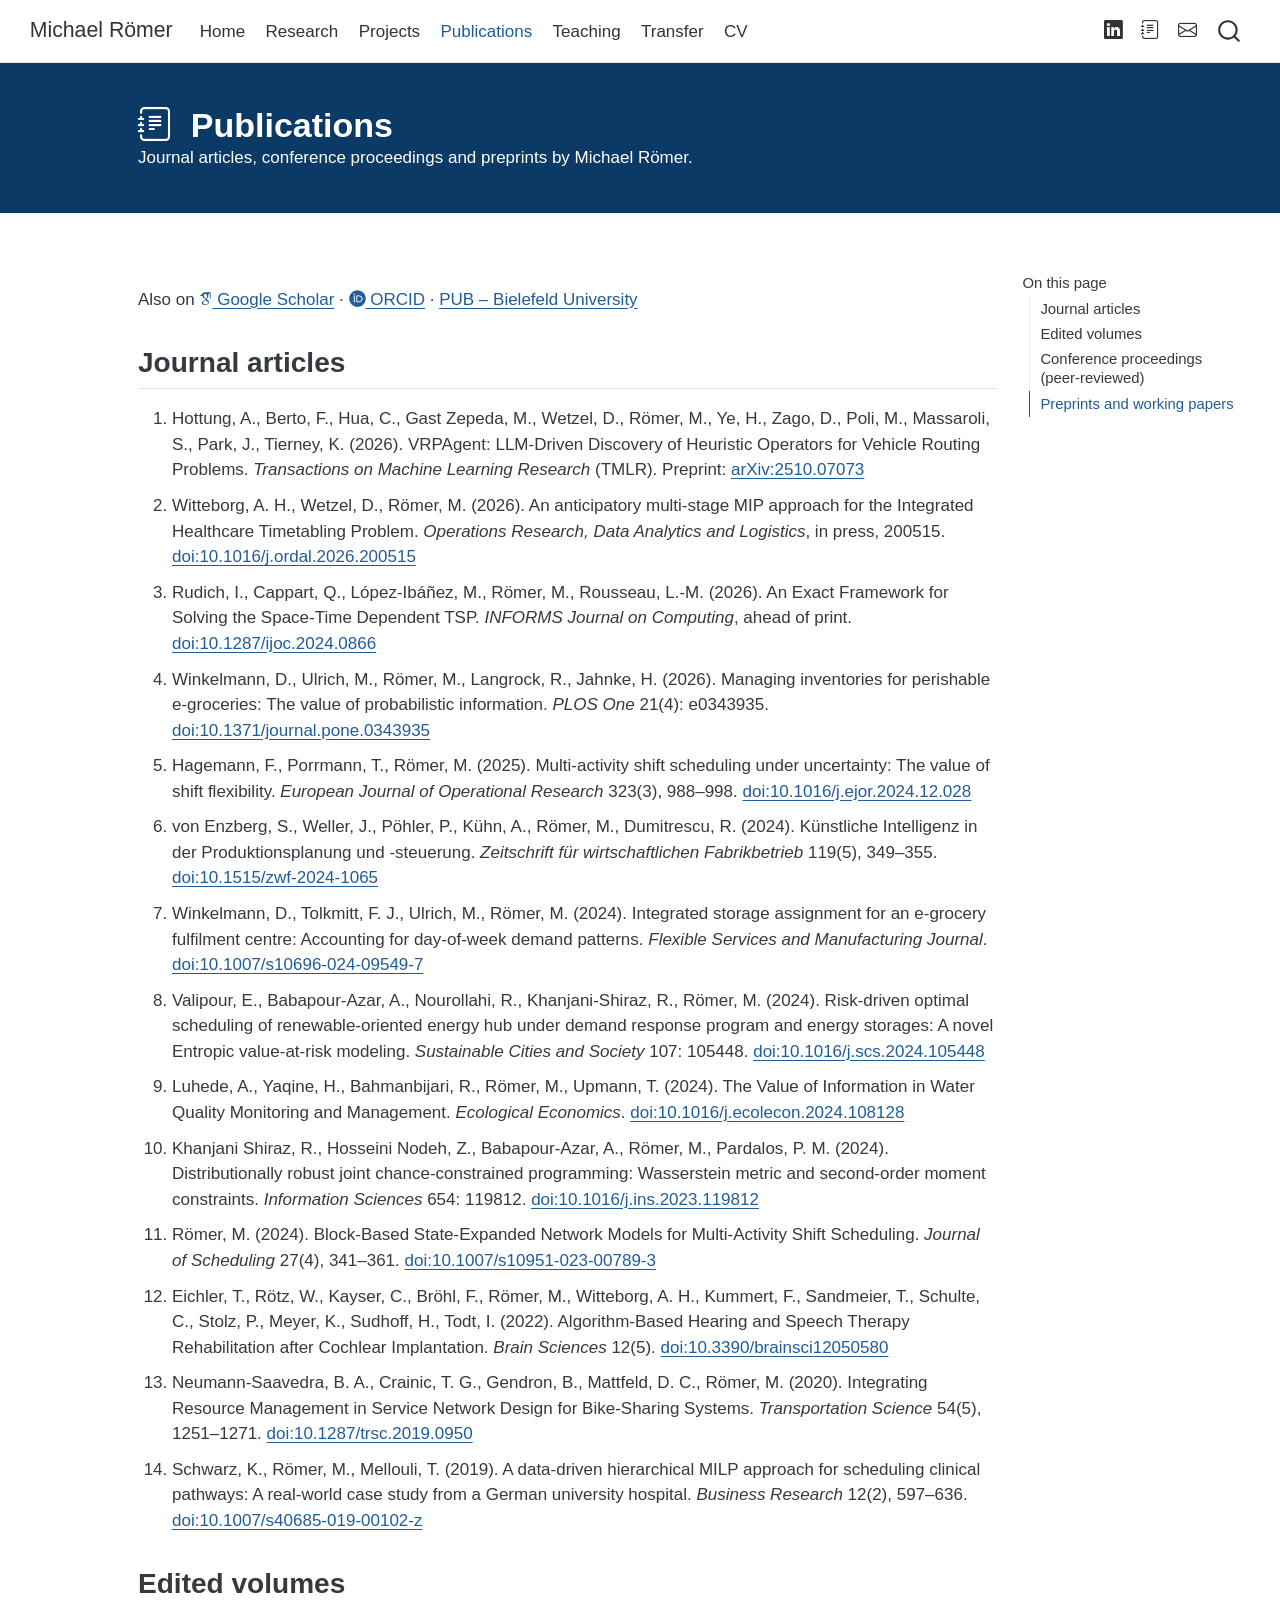
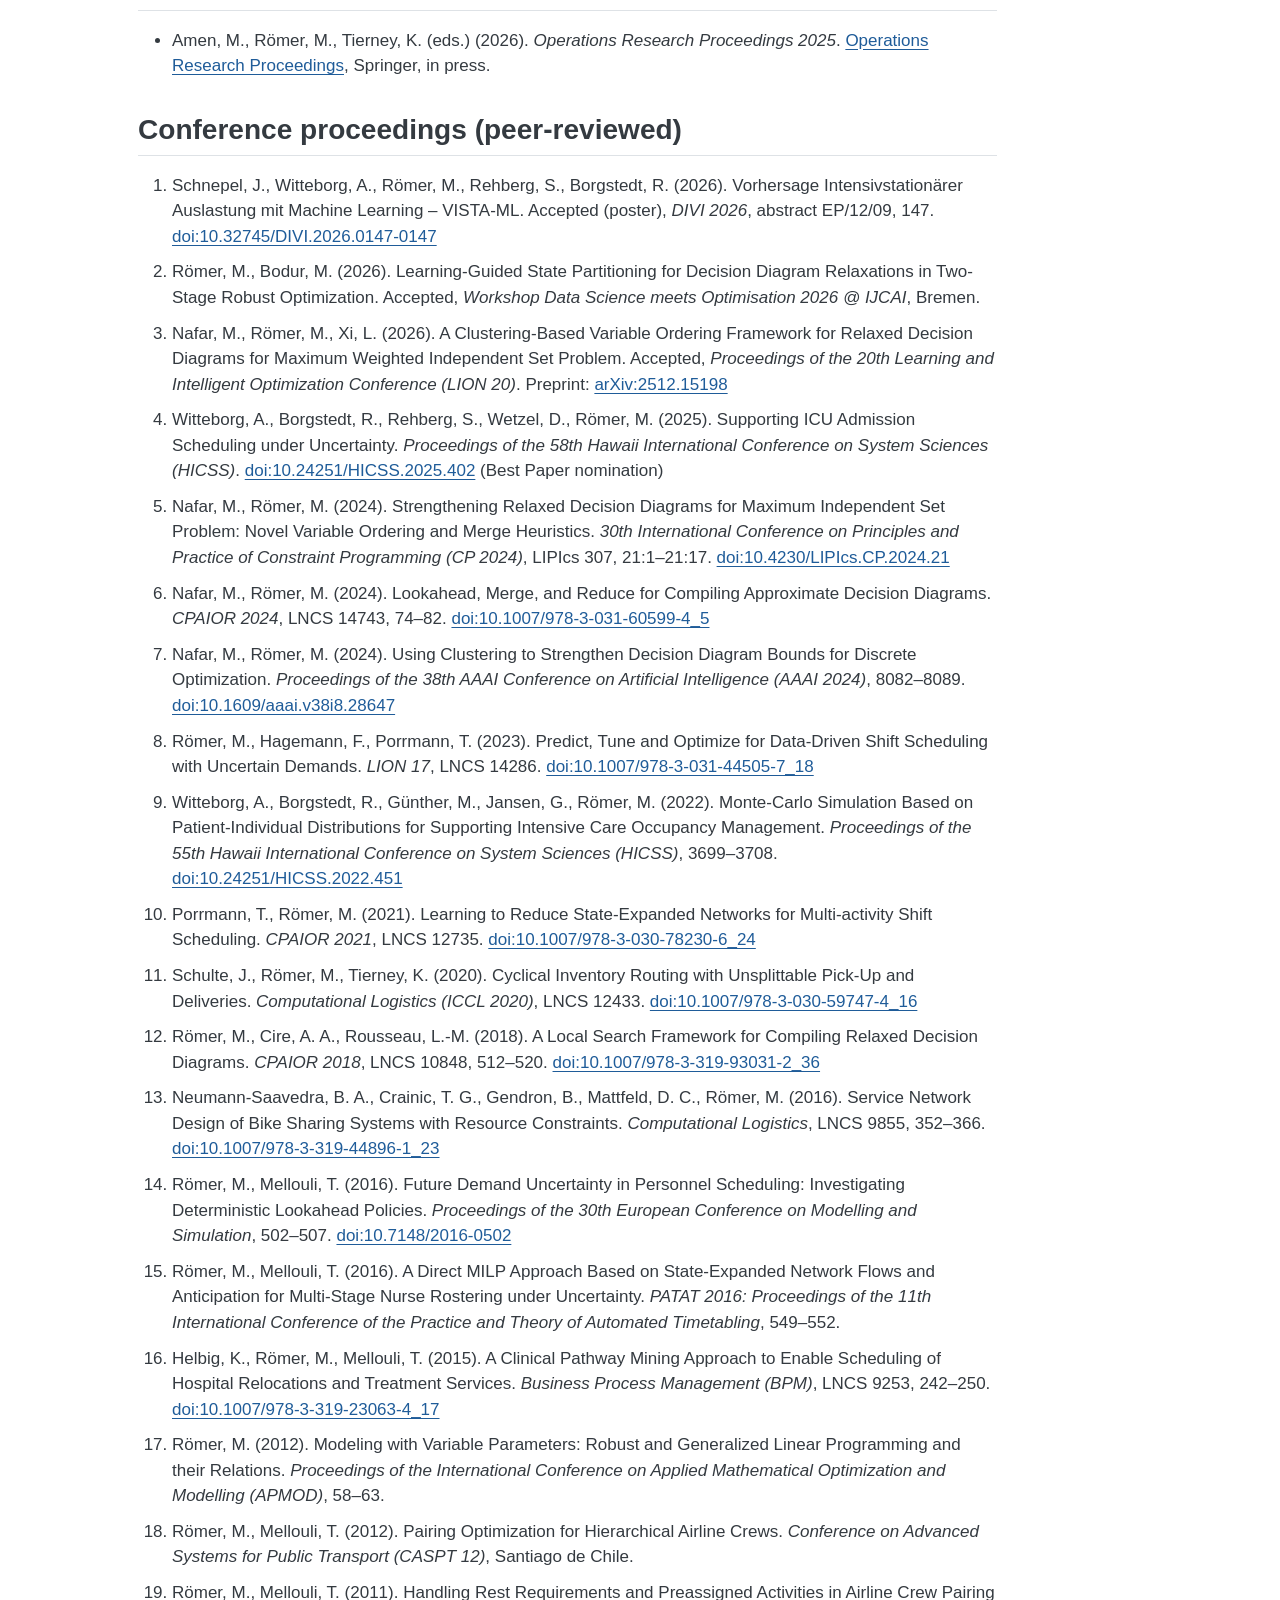
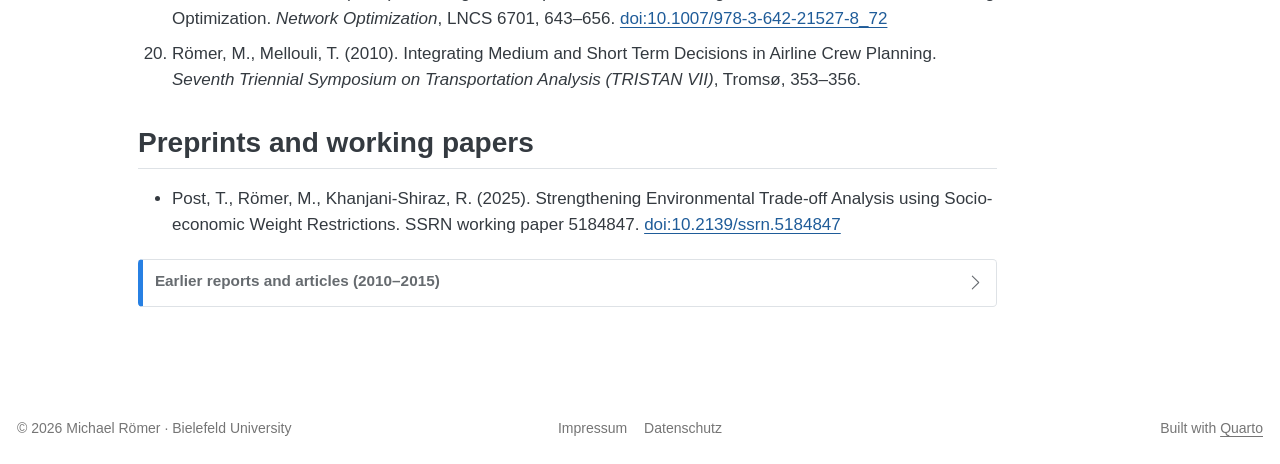
<file: publications.html>
<!DOCTYPE html>
<html xmlns="http://www.w3.org/1999/xhtml" lang="en" xml:lang="en"><head>

<meta charset="utf-8">
<meta name="generator" content="quarto-1.10.18">

<meta name="viewport" content="width=device-width, initial-scale=1.0, user-scalable=yes">

<meta name="description" content="Journal articles, conference proceedings and preprints by Michael Römer.">

<title>Publications – Michael Römer</title>
<style>
/* Default styles provided by pandoc.
** See https://pandoc.org/MANUAL.html#variables-for-html for config info.
*/
span.smallcaps{font-variant: small-caps;}
div.columns{display: flex; gap: 1.5em;}
div.column{flex: auto;}
@media screen {
div.columns{gap: min(4vw, 1.5em);}
div.column{overflow-x: auto;}
}
div.hanging-indent{margin-left: 1.5em; text-indent: -1.5em;}
ul.task-list{list-style: none;}
ul.task-list li input[type="checkbox"] {
  width: 0.8em;
  margin: 0 0.8em 0.2em -1em; /* quarto-specific, see https://github.com/quarto-dev/quarto-cli/issues/4556 */ 
  vertical-align: middle;
}
</style>


<script src="site_libs/quarto-nav/quarto-nav.js"></script>
<script src="site_libs/quarto-nav/headroom.min.js"></script>
<script src="site_libs/clipboard/clipboard.min.js"></script>
<script src="site_libs/quarto-search/autocomplete.umd.js"></script>
<script src="site_libs/quarto-search/fuse.min.js"></script>
<script src="site_libs/quarto-search/quarto-search.js"></script>
<meta name="quarto:offset" content="./">
<link href="./images/favicon.svg" rel="icon" type="image/svg+xml">
<script src="site_libs/quarto-html/quarto.js" type="module"></script>
<script src="site_libs/quarto-html/tabsets/tabsets.js" type="module"></script>
<script src="site_libs/quarto-html/popper.min.js"></script>
<script src="site_libs/quarto-html/tippy.umd.min.js"></script>
<script src="site_libs/quarto-html/anchor.min.js"></script>
<link href="site_libs/quarto-html/tippy.css" rel="stylesheet">
<link href="site_libs/quarto-html/quarto-syntax-highlighting-64a204ab8560d761af7679ceaba22944.css" rel="stylesheet" id="quarto-text-highlighting-styles">
<script src="site_libs/bootstrap/bootstrap.min.js"></script>
<link href="site_libs/bootstrap/bootstrap-icons.css" rel="stylesheet">
<link href="site_libs/bootstrap/bootstrap-488d36d0f03247cf3e7aab73ea7719ce.min.css" rel="stylesheet" append-hash="true" id="quarto-bootstrap" data-mode="light">
<link href="site_libs/quarto-contrib/academicons-1.9.4/all.css" rel="stylesheet">
<link href="site_libs/quarto-contrib/academicons-1.9.4/size.css" rel="stylesheet">
<script id="quarto-search-options" type="application/json">{
  "location": "navbar",
  "copy-button": false,
  "collapse-after": 3,
  "panel-placement": "end",
  "type": "overlay",
  "limit": 50,
  "keyboard-shortcut": [
    "f",
    "/",
    "s"
  ],
  "show-item-context": false,
  "language": {
    "search-no-results-text": "No results",
    "search-matching-documents-text": "matching documents",
    "search-copy-link-title": "Copy link to search",
    "search-hide-matches-text": "Hide additional matches",
    "search-more-match-text": "more match in this document",
    "search-more-matches-text": "more matches in this document",
    "search-clear-button-title": "Clear",
    "search-text-placeholder": "",
    "search-detached-cancel-button-title": "Cancel",
    "search-submit-button-title": "Submit",
    "search-label": "Search"
  }
}</script>
<style>html{ scroll-behavior: smooth; }</style>
<link rel="icon" type="image/png" sizes="32x32" href="./images/favicon-32.png">
<link rel="apple-touch-icon" href="./images/apple-touch-icon.png">


<meta property="og:title" content="Publications">
<meta property="og:description" content="Journal articles, conference proceedings and preprints by Michael Römer.">
<meta property="og:image" content="https://michaelroemer.eu/images/portrait.png">
<meta property="og:site_name" content="Michael Römer">
<meta property="og:image:height" content="500">
<meta property="og:image:width" content="500">
</head>

<body class="nav-fixed quarto-light">

<div id="quarto-search-results"></div>
  <header id="quarto-header" class="headroom fixed-top quarto-banner">
    <nav class="navbar navbar-expand-lg " data-bs-theme="dark">
      <div class="navbar-container container-fluid">
      <div class="navbar-brand-container mx-auto">
    <a class="navbar-brand" href="./index.html">
    <span class="navbar-title">Michael Römer</span>
    </a>
  </div>
            <div id="quarto-search" class="" title="Search"></div>
          <button class="navbar-toggler" type="button" data-bs-toggle="collapse" data-bs-target="#navbarCollapse" aria-controls="navbarCollapse" role="menu" aria-expanded="false" aria-label="Toggle navigation" onclick="if (window.quartoToggleHeadroom) { window.quartoToggleHeadroom(); }">
  <span class="navbar-toggler-icon"></span>
</button>
          <div class="collapse navbar-collapse" id="navbarCollapse">
            <ul class="navbar-nav navbar-nav-scroll me-auto">
  <li class="nav-item">
    <a class="nav-link" href="./index.html"> 
<span class="menu-text">Home</span></a>
  </li>  
  <li class="nav-item">
    <a class="nav-link" href="./research.html"> 
<span class="menu-text">Research</span></a>
  </li>  
  <li class="nav-item">
    <a class="nav-link" href="./projects.html"> 
<span class="menu-text">Projects</span></a>
  </li>  
  <li class="nav-item">
    <a class="nav-link active" href="./publications.html" aria-current="page"> 
<span class="menu-text">Publications</span></a>
  </li>  
  <li class="nav-item">
    <a class="nav-link" href="./teaching.html"> 
<span class="menu-text">Teaching</span></a>
  </li>  
  <li class="nav-item">
    <a class="nav-link" href="./transfer.html"> 
<span class="menu-text">Transfer</span></a>
  </li>  
  <li class="nav-item">
    <a class="nav-link" href="./cv.html"> 
<span class="menu-text">CV</span></a>
  </li>  
</ul>
            <ul class="navbar-nav navbar-nav-scroll ms-auto">
  <li class="nav-item compact">
    <a class="nav-link" href="https://www.linkedin.com/in/roemeor/"> <i class="bi bi-linkedin" role="img" aria-label="LinkedIn">
</i> 
<span class="menu-text"></span></a>
  </li>  
  <li class="nav-item compact">
    <a class="nav-link" href="https://pub.uni-bielefeld.de/person/199793018"> <i class="bi bi-journal-text" role="img" aria-label="PUB – Bielefeld University">
</i> 
<span class="menu-text"></span></a>
  </li>  
  <li class="nav-item compact">
    <a class="nav-link" href="mailto:michael.roemer@uni-bielefeld.de"> <i class="bi bi-envelope" role="img" aria-label="E-Mail">
</i> 
<span class="menu-text"></span></a>
  </li>  
</ul>
          </div> <!-- /navcollapse -->
            <div class="quarto-navbar-tools">
</div>
      </div> <!-- /container-fluid -->
    </nav>
</header>
<!-- content -->
<header id="title-block-header" class="quarto-title-block default page-columns page-full">
  <div class="quarto-title-banner page-columns page-full">
    <div class="quarto-title column-body">
      <h1 class="title"><span class="bi bi-journal-text"></span> Publications</h1>
                  <div>
        <div class="description">
          Journal articles, conference proceedings and preprints by Michael Römer.
        </div>
      </div>
                </div>
  </div>
    
  
  <div class="quarto-title-meta">

      
    
      
    </div>
    
  
  </header><div id="quarto-content" class="quarto-container page-columns page-rows-contents page-layout-article page-navbar">
<!-- sidebar -->
<!-- margin-sidebar -->
    <div id="quarto-margin-sidebar" class="sidebar margin-sidebar">
        <nav id="TOC" role="doc-toc" class="toc-active">
    <h2 id="toc-title">On this page</h2>
   
  <ul>
  <li><a href="#journal-articles" id="toc-journal-articles" class="nav-link active" data-scroll-target="#journal-articles">Journal articles</a></li>
  <li><a href="#edited-volumes" id="toc-edited-volumes" class="nav-link" data-scroll-target="#edited-volumes">Edited volumes</a></li>
  <li><a href="#conference-proceedings-peer-reviewed" id="toc-conference-proceedings-peer-reviewed" class="nav-link" data-scroll-target="#conference-proceedings-peer-reviewed">Conference proceedings (peer-reviewed)</a></li>
  <li><a href="#preprints-and-working-papers" id="toc-preprints-and-working-papers" class="nav-link" data-scroll-target="#preprints-and-working-papers">Preprints and working papers</a></li>
  </ul>
</nav>
    </div>
<!-- main -->
<main class="content quarto-banner-title-block" id="quarto-document-content">





<p>Also on <a href="https://scholar.google.com/citations?user=skgFUPwAAAAJ"><i class="ai  ai-google-scholar" aria-label="google-scholar"></i> Google Scholar</a> · <a href="https://orcid.org/0000-0001-8369-7939"><i class="ai  ai-orcid" aria-label="orcid"></i> ORCID</a> · <a href="https://pub.uni-bielefeld.de/person/199793018">PUB – Bielefeld University</a></p>
<section id="journal-articles" class="level2">
<h2 class="anchored" data-anchor-id="journal-articles">Journal articles</h2>
<div class="pubs">
<ol type="1">
<li>Hottung, A., Berto, F., Hua, C., Gast Zepeda, M., Wetzel, D., Römer, M., Ye, H., Zago, D., Poli, M., Massaroli, S., Park, J., Tierney, K. (2026). VRPAgent: LLM-Driven Discovery of Heuristic Operators for Vehicle Routing Problems. <em>Transactions on Machine Learning Research</em> (TMLR). Preprint: <a href="https://doi.org/10.48550/arXiv.2510.07073">arXiv:2510.07073</a></li>
<li>Witteborg, A. H., Wetzel, D., Römer, M. (2026). An anticipatory multi-stage MIP approach for the Integrated Healthcare Timetabling Problem. <em>Operations Research, Data Analytics and Logistics</em>, in press, 200515. <a href="https://doi.org/10.1016/j.ordal.2026.200515">doi:10.1016/j.ordal.2026.200515</a></li>
<li>Rudich, I., Cappart, Q., López-Ibáñez, M., Römer, M., Rousseau, L.-M. (2026). An Exact Framework for Solving the Space-Time Dependent TSP. <em>INFORMS Journal on Computing</em>, ahead of print. <a href="https://doi.org/10.1287/ijoc.2024.0866">doi:10.1287/ijoc.2024.0866</a></li>
<li>Winkelmann, D., Ulrich, M., Römer, M., Langrock, R., Jahnke, H. (2026). Managing inventories for perishable e-groceries: The value of probabilistic information. <em>PLOS One</em> 21(4): e0343935. <a href="https://doi.org/10.1371/journal.pone.0343935">doi:10.1371/journal.pone.0343935</a></li>
<li>Hagemann, F., Porrmann, T., Römer, M. (2025). Multi-activity shift scheduling under uncertainty: The value of shift flexibility. <em>European Journal of Operational Research</em> 323(3), 988–998. <a href="https://doi.org/10.1016/j.ejor.2024.12.028">doi:10.1016/j.ejor.2024.12.028</a></li>
<li>von Enzberg, S., Weller, J., Pöhler, P., Kühn, A., Römer, M., Dumitrescu, R. (2024). Künstliche Intelligenz in der Produktionsplanung und -steuerung. <em>Zeitschrift für wirtschaftlichen Fabrikbetrieb</em> 119(5), 349–355. <a href="https://doi.org/10.1515/zwf-2024-1065">doi:10.1515/zwf-2024-1065</a></li>
<li>Winkelmann, D., Tolkmitt, F. J., Ulrich, M., Römer, M. (2024). Integrated storage assignment for an e-grocery fulfilment centre: Accounting for day-of-week demand patterns. <em>Flexible Services and Manufacturing Journal</em>. <a href="https://doi.org/10.1007/s10696-024-09549-7">doi:10.1007/s10696-024-09549-7</a></li>
<li>Valipour, E., Babapour-Azar, A., Nourollahi, R., Khanjani-Shiraz, R., Römer, M. (2024). Risk-driven optimal scheduling of renewable-oriented energy hub under demand response program and energy storages: A novel Entropic value-at-risk modeling. <em>Sustainable Cities and Society</em> 107: 105448. <a href="https://doi.org/10.1016/j.scs.2024.105448">doi:10.1016/j.scs.2024.105448</a></li>
<li>Luhede, A., Yaqine, H., Bahmanbijari, R., Römer, M., Upmann, T. (2024). The Value of Information in Water Quality Monitoring and Management. <em>Ecological Economics</em>. <a href="https://doi.org/10.1016/j.ecolecon.2024.108128">doi:10.1016/j.ecolecon.2024.108128</a></li>
<li>Khanjani Shiraz, R., Hosseini Nodeh, Z., Babapour-Azar, A., Römer, M., Pardalos, P. M. (2024). Distributionally robust joint chance-constrained programming: Wasserstein metric and second-order moment constraints. <em>Information Sciences</em> 654: 119812. <a href="https://doi.org/10.1016/j.ins.2023.119812">doi:10.1016/j.ins.2023.119812</a></li>
<li>Römer, M. (2024). Block-Based State-Expanded Network Models for Multi-Activity Shift Scheduling. <em>Journal of Scheduling</em> 27(4), 341–361. <a href="https://doi.org/10.1007/s10951-023-00789-3">doi:10.1007/s10951-023-00789-3</a></li>
<li>Eichler, T., Rötz, W., Kayser, C., Bröhl, F., Römer, M., Witteborg, A. H., Kummert, F., Sandmeier, T., Schulte, C., Stolz, P., Meyer, K., Sudhoff, H., Todt, I. (2022). Algorithm-Based Hearing and Speech Therapy Rehabilitation after Cochlear Implantation. <em>Brain Sciences</em> 12(5). <a href="https://doi.org/10.3390/brainsci12050580">doi:10.3390/brainsci12050580</a></li>
<li>Neumann-Saavedra, B. A., Crainic, T. G., Gendron, B., Mattfeld, D. C., Römer, M. (2020). Integrating Resource Management in Service Network Design for Bike-Sharing Systems. <em>Transportation Science</em> 54(5), 1251–1271. <a href="https://doi.org/10.1287/trsc.2019.0950">doi:10.1287/trsc.2019.0950</a></li>
<li>Schwarz, K., Römer, M., Mellouli, T. (2019). A data-driven hierarchical MILP approach for scheduling clinical pathways: A real-world case study from a German university hospital. <em>Business Research</em> 12(2), 597–636. <a href="https://doi.org/10.1007/s40685-019-00102-z">doi:10.1007/s40685-019-00102-z</a></li>
</ol>
</div>
</section>
<section id="edited-volumes" class="level2">
<h2 class="anchored" data-anchor-id="edited-volumes">Edited volumes</h2>
<div class="pubs">
<ul>
<li>Amen, M., Römer, M., Tierney, K. (eds.) (2026). <em>Operations Research Proceedings 2025</em>. <a href="https://link.springer.com/series/722">Operations Research Proceedings</a>, Springer, in press.</li>
</ul>
</div>
</section>
<section id="conference-proceedings-peer-reviewed" class="level2">
<h2 class="anchored" data-anchor-id="conference-proceedings-peer-reviewed">Conference proceedings (peer-reviewed)</h2>
<div class="pubs">
<ol type="1">
<li>Schnepel, J., Witteborg, A., Römer, M., Rehberg, S., Borgstedt, R. (2026). Vorhersage Intensivstationärer Auslastung mit Machine Learning – VISTA-ML. Accepted (poster), <em>DIVI 2026</em>, abstract EP/12/09, 147. <a href="https://doi.org/10.32745/DIVI.2026.0147-0147">doi:10.32745/DIVI.2026.0147-0147</a></li>
<li>Römer, M., Bodur, M. (2026). Learning-Guided State Partitioning for Decision Diagram Relaxations in Two-Stage Robust Optimization. Accepted, <em>Workshop Data Science meets Optimisation 2026 @ IJCAI</em>, Bremen.</li>
<li>Nafar, M., Römer, M., Xi, L. (2026). A Clustering-Based Variable Ordering Framework for Relaxed Decision Diagrams for Maximum Weighted Independent Set Problem. Accepted, <em>Proceedings of the 20th Learning and Intelligent Optimization Conference (LION 20)</em>. Preprint: <a href="https://doi.org/10.48550/arXiv.2512.15198">arXiv:2512.15198</a></li>
<li>Witteborg, A., Borgstedt, R., Rehberg, S., Wetzel, D., Römer, M. (2025). Supporting ICU Admission Scheduling under Uncertainty. <em>Proceedings of the 58th Hawaii International Conference on System Sciences (HICSS)</em>. <a href="https://doi.org/10.24251/HICSS.2025.402">doi:10.24251/HICSS.2025.402</a> (Best Paper nomination)</li>
<li>Nafar, M., Römer, M. (2024). Strengthening Relaxed Decision Diagrams for Maximum Independent Set Problem: Novel Variable Ordering and Merge Heuristics. <em>30th International Conference on Principles and Practice of Constraint Programming (CP 2024)</em>, LIPIcs 307, 21:1–21:17. <a href="https://doi.org/10.4230/LIPIcs.CP.2024.21">doi:10.4230/LIPIcs.CP.2024.21</a></li>
<li>Nafar, M., Römer, M. (2024). Lookahead, Merge, and Reduce for Compiling Approximate Decision Diagrams. <em>CPAIOR 2024</em>, LNCS 14743, 74–82. <a href="https://doi.org/10.1007/978-3-031-60599-4_5">doi:10.1007/978-3-031-60599-4_5</a></li>
<li>Nafar, M., Römer, M. (2024). Using Clustering to Strengthen Decision Diagram Bounds for Discrete Optimization. <em>Proceedings of the 38th AAAI Conference on Artificial Intelligence (AAAI 2024)</em>, 8082–8089. <a href="https://doi.org/10.1609/aaai.v38i8.28647">doi:10.1609/aaai.v38i8.28647</a></li>
<li>Römer, M., Hagemann, F., Porrmann, T. (2023). Predict, Tune and Optimize for Data-Driven Shift Scheduling with Uncertain Demands. <em>LION 17</em>, LNCS 14286. <a href="https://doi.org/10.1007/978-3-031-44505-7_18">doi:10.1007/978-3-031-44505-7_18</a></li>
<li>Witteborg, A., Borgstedt, R., Günther, M., Jansen, G., Römer, M. (2022). Monte-Carlo Simulation Based on Patient-Individual Distributions for Supporting Intensive Care Occupancy Management. <em>Proceedings of the 55th Hawaii International Conference on System Sciences (HICSS)</em>, 3699–3708. <a href="https://doi.org/10.24251/HICSS.2022.451">doi:10.24251/HICSS.2022.451</a></li>
<li>Porrmann, T., Römer, M. (2021). Learning to Reduce State-Expanded Networks for Multi-activity Shift Scheduling. <em>CPAIOR 2021</em>, LNCS 12735. <a href="https://doi.org/10.1007/978-3-030-78230-6_24">doi:10.1007/978-3-030-78230-6_24</a></li>
<li>Schulte, J., Römer, M., Tierney, K. (2020). Cyclical Inventory Routing with Unsplittable Pick-Up and Deliveries. <em>Computational Logistics (ICCL 2020)</em>, LNCS 12433. <a href="https://doi.org/10.1007/978-3-030-59747-4_16">doi:10.1007/978-3-030-59747-4_16</a></li>
<li>Römer, M., Cire, A. A., Rousseau, L.-M. (2018). A Local Search Framework for Compiling Relaxed Decision Diagrams. <em>CPAIOR 2018</em>, LNCS 10848, 512–520. <a href="https://doi.org/10.1007/978-3-319-93031-2_36">doi:10.1007/978-3-319-93031-2_36</a></li>
<li>Neumann-Saavedra, B. A., Crainic, T. G., Gendron, B., Mattfeld, D. C., Römer, M. (2016). Service Network Design of Bike Sharing Systems with Resource Constraints. <em>Computational Logistics</em>, LNCS 9855, 352–366. <a href="https://doi.org/10.1007/978-3-319-44896-1_23">doi:10.1007/978-3-319-44896-1_23</a></li>
<li>Römer, M., Mellouli, T. (2016). Future Demand Uncertainty in Personnel Scheduling: Investigating Deterministic Lookahead Policies. <em>Proceedings of the 30th European Conference on Modelling and Simulation</em>, 502–507. <a href="http://dx.doi.org/10.7148/2016-0502">doi:10.7148/2016-0502</a></li>
<li>Römer, M., Mellouli, T. (2016). A Direct MILP Approach Based on State-Expanded Network Flows and Anticipation for Multi-Stage Nurse Rostering under Uncertainty. <em>PATAT 2016: Proceedings of the 11th International Conference of the Practice and Theory of Automated Timetabling</em>, 549–552.</li>
<li>Helbig, K., Römer, M., Mellouli, T. (2015). A Clinical Pathway Mining Approach to Enable Scheduling of Hospital Relocations and Treatment Services. <em>Business Process Management (BPM)</em>, LNCS 9253, 242–250. <a href="https://doi.org/10.1007/978-3-319-23063-4_17">doi:10.1007/978-3-319-23063-4_17</a></li>
<li>Römer, M. (2012). Modeling with Variable Parameters: Robust and Generalized Linear Programming and their Relations. <em>Proceedings of the International Conference on Applied Mathematical Optimization and Modelling (APMOD)</em>, 58–63.</li>
<li>Römer, M., Mellouli, T. (2012). Pairing Optimization for Hierarchical Airline Crews. <em>Conference on Advanced Systems for Public Transport (CASPT 12)</em>, Santiago de Chile.</li>
<li>Römer, M., Mellouli, T. (2011). Handling Rest Requirements and Preassigned Activities in Airline Crew Pairing Optimization. <em>Network Optimization</em>, LNCS 6701, 643–656. <a href="https://doi.org/10.1007/978-3-642-21527-8_72">doi:10.1007/978-3-642-21527-8_72</a></li>
<li>Römer, M., Mellouli, T. (2010). Integrating Medium and Short Term Decisions in Airline Crew Planning. <em>Seventh Triennial Symposium on Transportation Analysis (TRISTAN VII)</em>, Tromsø, 353–356.</li>
</ol>
</div>
</section>
<section id="preprints-and-working-papers" class="level2">
<h2 class="anchored" data-anchor-id="preprints-and-working-papers">Preprints and working papers</h2>
<div class="pubs">
<ul>
<li>Post, T., Römer, M., Khanjani-Shiraz, R. (2025). Strengthening Environmental Trade-off Analysis using Socio-economic Weight Restrictions. SSRN working paper 5184847. <a href="https://dx.doi.org/10.2139/ssrn.5184847">doi:10.2139/ssrn.5184847</a></li>
</ul>
</div>
<div class="callout callout-style-simple callout-note no-icon callout-titled">
<div class="callout-header d-flex align-content-center collapsed" data-bs-toggle="collapse" data-bs-target=".callout-1-contents" aria-controls="callout-1" aria-expanded="false" aria-label="Toggle callout">
<div class="callout-icon-container">
<i class="callout-icon no-icon"></i>
</div>
<div class="callout-title-container flex-fill">
<span class="screen-reader-only">Note</span>Earlier reports and articles (2010–2015)
</div>
<div class="callout-btn-toggle d-inline-block border-0 py-1 ps-1 pe-0 float-end"><i class="callout-toggle"></i></div>
</div>
<div id="callout-1" class="callout-1-contents callout-collapse collapse">
<div class="callout-body-container callout-body">
<div class="pubs">
<ul>
<li>Römer, M. (2015). Von Piloten und Pflegekräften – Die Second International Nurse Rostering Competition. <em>OR News</em> 55, 6–10.</li>
<li>Römer, M. (2015). Case Studies in Medium- and Short-Term Airline Crew Planning: Establishing Consistency in Optimization Approaches. Diskussionsbeiträge zu Wirtschaftsinformatik und Operations Research Nr. 36, MLU Halle-Wittenberg.</li>
<li>Römer, M. (2015). Optimization in Airline Crew Planning and Scheduling: State of the Art and Generic Network Flow-Based Approaches. Diskussionsbeiträge zu Wirtschaftsinformatik und Operations Research Nr. 35, MLU Halle-Wittenberg.</li>
<li>Römer, M. (2015). Airline Crew Planning Processes: A Hierarchical Planning Perspective. Diskussionsbeiträge zu Wirtschaftsinformatik und Operations Research Nr. 34, MLU Halle-Wittenberg.</li>
<li>Römer, M. (2010). Von der Komplexmethode zur Robusten Optimierung und zurück. In: Steglich, M., Mellouli, T. (eds.): Beiträge zum Festkolloquium „Angewandte Optimierung”, Diskussionsbeiträge zu Wirtschaftsinformatik und Operations Research Nr. 23, 38–61.</li>
</ul>
</div>
</div>
</div>
</div>


</section>

</main> <!-- /main -->
<script id="quarto-html-after-body" type="application/javascript">
  window.document.addEventListener("DOMContentLoaded", function (event) {
    const icon = "";
    const anchorJS = new window.AnchorJS();
    anchorJS.options = {
      placement: 'right',
      icon: icon
    };
    anchorJS.add('.anchored');
    const isCodeAnnotation = (el) => {
      for (const clz of el.classList) {
        if (clz.startsWith('code-annotation-')) {                     
          return true;
        }
      }
      return false;
    }
    const onCopySuccess = function(e) {
      // button target
      const button = e.trigger;
      // don't keep focus
      button.blur();
      // flash "checked"
      button.classList.add('code-copy-button-checked');
      var currentTitle = button.getAttribute("title");
      button.setAttribute("title", "Copied!");
      let tooltip;
      if (window.bootstrap) {
        button.setAttribute("data-bs-toggle", "tooltip");
        button.setAttribute("data-bs-placement", "left");
        button.setAttribute("data-bs-title", "Copied!");
        tooltip = new bootstrap.Tooltip(button, 
          { trigger: "manual", 
            customClass: "code-copy-button-tooltip",
            offset: [0, -8]});
        tooltip.show();    
      }
      setTimeout(function() {
        if (tooltip) {
          tooltip.hide();
          button.removeAttribute("data-bs-title");
          button.removeAttribute("data-bs-toggle");
          button.removeAttribute("data-bs-placement");
        }
        button.setAttribute("title", currentTitle);
        button.classList.remove('code-copy-button-checked');
      }, 1000);
      // clear code selection
      e.clearSelection();
    }
    const getTextToCopy = function(trigger) {
      const outerScaffold = trigger.parentElement.cloneNode(true);
      const codeEl = outerScaffold.querySelector('code');
      for (const childEl of codeEl.children) {
        if (isCodeAnnotation(childEl)) {
          childEl.remove();
        }
      }
      return codeEl.innerText;
    }
    const clipboard = new window.ClipboardJS('.code-copy-button:not([data-in-quarto-modal])', {
      text: getTextToCopy
    });
    clipboard.on('success', onCopySuccess);
    if (window.document.getElementById('quarto-embedded-source-code-modal')) {
      const clipboardModal = new window.ClipboardJS('.code-copy-button[data-in-quarto-modal]', {
        text: getTextToCopy,
        container: window.document.getElementById('quarto-embedded-source-code-modal')
      });
      clipboardModal.on('success', onCopySuccess);
    }
      var localhostRegex = new RegExp(/^(?:http|https):\/\/localhost\:?[0-9]*\//);
      var mailtoRegex = new RegExp(/^mailto:/);
        var filterRegex = new RegExp("https:\/\/michaelroemer\.eu");
      var isInternal = (href) => {
          return filterRegex.test(href) || localhostRegex.test(href) || mailtoRegex.test(href);
      }
      // Inspect non-navigation links and adorn them if external
     var links = window.document.querySelectorAll('a[href]:not(.nav-link):not(.navbar-brand):not(.toc-action):not(.sidebar-link):not(.sidebar-item-toggle):not(.pagination-link):not(.no-external):not([aria-hidden]):not(.dropdown-item):not(.quarto-navigation-tool):not(.about-link)');
      for (var i=0; i<links.length; i++) {
        const link = links[i];
        if (!isInternal(link.href)) {
          // undo the damage that might have been done by quarto-nav.js in the case of
          // links that we want to consider external
          if (link.dataset.originalHref !== undefined) {
            link.href = link.dataset.originalHref;
          }
        }
      }
    function tippyHover(el, contentFn, onTriggerFn, onUntriggerFn) {
      const config = {
        allowHTML: true,
        maxWidth: 500,
        delay: 100,
        arrow: false,
        appendTo: function(el) {
            return el.parentElement;
        },
        interactive: true,
        interactiveBorder: 10,
        theme: 'quarto',
        placement: 'bottom-start',
      };
      if (contentFn) {
        config.content = contentFn;
      }
      if (onTriggerFn) {
        config.onTrigger = onTriggerFn;
      }
      if (onUntriggerFn) {
        config.onUntrigger = onUntriggerFn;
      }
      window.tippy(el, config); 
    }
    const noterefs = window.document.querySelectorAll('a[role="doc-noteref"]');
    for (var i=0; i<noterefs.length; i++) {
      const ref = noterefs[i];
      tippyHover(ref, function() {
        // use id or data attribute instead here
        let href = ref.getAttribute('data-footnote-href') || ref.getAttribute('href');
        try { href = new URL(href).hash; } catch {}
        const id = href.replace(/^#\/?/, "");
        const note = window.document.getElementById(id);
        if (note) {
          return note.innerHTML;
        } else {
          return "";
        }
      });
    }
    const xrefs = window.document.querySelectorAll('a.quarto-xref');
    const processXRef = (id, note) => {
      // Strip column container classes
      const stripColumnClz = (el) => {
        el.classList.remove("page-full", "page-columns");
        if (el.children) {
          for (const child of el.children) {
            stripColumnClz(child);
          }
        }
      }
      stripColumnClz(note)
      if (id === null || id.startsWith('sec-')) {
        // Special case sections, only their first couple elements
        const container = document.createElement("div");
        if (note.children && note.children.length > 2) {
          container.appendChild(note.children[0].cloneNode(true));
          for (let i = 1; i < note.children.length; i++) {
            const child = note.children[i];
            if (child.tagName === "P" && child.innerText === "") {
              continue;
            } else {
              container.appendChild(child.cloneNode(true));
              break;
            }
          }
          if (window.Quarto?.typesetMath) {
            window.Quarto.typesetMath(container);
          }
          return container.innerHTML
        } else {
          if (window.Quarto?.typesetMath) {
            window.Quarto.typesetMath(note);
          }
          return note.innerHTML;
        }
      } else {
        // Remove any anchor links if they are present
        const anchorLink = note.querySelector('a.anchorjs-link');
        if (anchorLink) {
          anchorLink.remove();
        }
        if (window.Quarto?.typesetMath) {
          window.Quarto.typesetMath(note);
        }
        if (note.classList.contains("callout")) {
          return note.outerHTML;
        } else {
          return note.innerHTML;
        }
      }
    }
    for (var i=0; i<xrefs.length; i++) {
      const xref = xrefs[i];
      tippyHover(xref, undefined, function(instance) {
        instance.disable();
        let url = xref.getAttribute('href');
        let hash = undefined; 
        if (url.startsWith('#')) {
          hash = url;
        } else {
          try { hash = new URL(url).hash; } catch {}
        }
        if (hash) {
          const id = hash.replace(/^#\/?/, "");
          const note = window.document.getElementById(id);
          if (note !== null) {
            try {
              const html = processXRef(id, note.cloneNode(true));
              instance.setContent(html);
            } finally {
              instance.enable();
              instance.show();
            }
          } else {
            // See if we can fetch this
            fetch(url.split('#')[0])
            .then(res => res.text())
            .then(html => {
              const parser = new DOMParser();
              const htmlDoc = parser.parseFromString(html, "text/html");
              const note = htmlDoc.getElementById(id);
              if (note !== null) {
                const html = processXRef(id, note);
                instance.setContent(html);
              } 
            }).finally(() => {
              instance.enable();
              instance.show();
            });
          }
        } else {
          // See if we can fetch a full url (with no hash to target)
          // This is a special case and we should probably do some content thinning / targeting
          fetch(url)
          .then(res => res.text())
          .then(html => {
            const parser = new DOMParser();
            const htmlDoc = parser.parseFromString(html, "text/html");
            const note = htmlDoc.querySelector('main.content');
            if (note !== null) {
              // This should only happen for chapter cross references
              // (since there is no id in the URL)
              // remove the first header
              if (note.children.length > 0 && note.children[0].tagName === "HEADER") {
                note.children[0].remove();
              }
              const html = processXRef(null, note);
              instance.setContent(html);
            } 
          }).finally(() => {
            instance.enable();
            instance.show();
          });
        }
      }, function(instance) {
      });
    }
        let selectedAnnoteEl;
        const selectorForAnnotation = ( cell, annotation) => {
          let cellAttr = 'data-code-cell="' + cell + '"';
          let lineAttr = 'data-code-annotation="' +  annotation + '"';
          const selector = 'span[' + cellAttr + '][' + lineAttr + ']';
          return selector;
        }
        const selectCodeLines = (annoteEl) => {
          const doc = window.document;
          const targetCell = annoteEl.getAttribute("data-target-cell");
          const targetAnnotation = annoteEl.getAttribute("data-target-annotation");
          const annoteSpan = window.document.querySelector(selectorForAnnotation(targetCell, targetAnnotation));
          const lines = annoteSpan.getAttribute("data-code-lines").split(",");
          const lineIds = lines.map((line) => {
            return targetCell + "-" + line;
          })
          let top = null;
          let height = null;
          let parent = null;
          if (lineIds.length > 0) {
              //compute the position of the single el (top and bottom and make a div)
              const el = window.document.getElementById(lineIds[0]);
              top = el.offsetTop;
              height = el.offsetHeight;
              parent = el.parentElement.parentElement;
            if (lineIds.length > 1) {
              const lastEl = window.document.getElementById(lineIds[lineIds.length - 1]);
              const bottom = lastEl.offsetTop + lastEl.offsetHeight;
              height = bottom - top;
            }
            if (top !== null && height !== null && parent !== null) {
              // cook up a div (if necessary) and position it 
              let div = window.document.getElementById("code-annotation-line-highlight");
              if (div === null) {
                div = window.document.createElement("div");
                div.setAttribute("id", "code-annotation-line-highlight");
                div.style.position = 'absolute';
                parent.appendChild(div);
              }
              div.style.top = top - 2 + "px";
              div.style.height = height + 4 + "px";
              div.style.left = 0;
              let gutterDiv = window.document.getElementById("code-annotation-line-highlight-gutter");
              if (gutterDiv === null) {
                gutterDiv = window.document.createElement("div");
                gutterDiv.setAttribute("id", "code-annotation-line-highlight-gutter");
                gutterDiv.style.position = 'absolute';
                const codeCell = window.document.getElementById(targetCell);
                const gutter = codeCell.querySelector('.code-annotation-gutter');
                gutter.appendChild(gutterDiv);
              }
              gutterDiv.style.top = top - 2 + "px";
              gutterDiv.style.height = height + 4 + "px";
            }
            selectedAnnoteEl = annoteEl;
          }
        };
        const unselectCodeLines = () => {
          const elementsIds = ["code-annotation-line-highlight", "code-annotation-line-highlight-gutter"];
          elementsIds.forEach((elId) => {
            const div = window.document.getElementById(elId);
            if (div) {
              div.remove();
            }
          });
          selectedAnnoteEl = undefined;
        };
          // Handle positioning of the toggle
      window.addEventListener(
        "resize",
        throttle(() => {
          elRect = undefined;
          if (selectedAnnoteEl) {
            selectCodeLines(selectedAnnoteEl);
          }
        }, 10)
      );
      function throttle(fn, ms) {
      let throttle = false;
      let timer;
        return (...args) => {
          if(!throttle) { // first call gets through
              fn.apply(this, args);
              throttle = true;
          } else { // all the others get throttled
              if(timer) clearTimeout(timer); // cancel #2
              timer = setTimeout(() => {
                fn.apply(this, args);
                timer = throttle = false;
              }, ms);
          }
        };
      }
        // Attach click handler to the DT
        const annoteDls = window.document.querySelectorAll('dt[data-target-cell]');
        for (const annoteDlNode of annoteDls) {
          annoteDlNode.addEventListener('click', (event) => {
            const clickedEl = event.target;
            if (clickedEl !== selectedAnnoteEl) {
              unselectCodeLines();
              const activeEl = window.document.querySelector('dt[data-target-cell].code-annotation-active');
              if (activeEl) {
                activeEl.classList.remove('code-annotation-active');
              }
              selectCodeLines(clickedEl);
              clickedEl.classList.add('code-annotation-active');
            } else {
              // Unselect the line
              unselectCodeLines();
              clickedEl.classList.remove('code-annotation-active');
            }
          });
        }
    const findCites = (el) => {
      const parentEl = el.parentElement;
      if (parentEl) {
        const cites = parentEl.dataset.cites;
        if (cites) {
          return {
            el,
            cites: cites.split(' ')
          };
        } else {
          return findCites(el.parentElement)
        }
      } else {
        return undefined;
      }
    };
    var bibliorefs = window.document.querySelectorAll('a[role="doc-biblioref"]');
    for (var i=0; i<bibliorefs.length; i++) {
      const ref = bibliorefs[i];
      const citeInfo = findCites(ref);
      if (citeInfo) {
        tippyHover(citeInfo.el, function() {
          var popup = window.document.createElement('div');
          citeInfo.cites.forEach(function(cite) {
            var citeDiv = window.document.createElement('div');
            citeDiv.classList.add('hanging-indent');
            citeDiv.classList.add('csl-entry');
            var biblioDiv = window.document.getElementById('ref-' + cite);
            if (biblioDiv) {
              citeDiv.innerHTML = biblioDiv.innerHTML;
            }
            popup.appendChild(citeDiv);
          });
          return popup.innerHTML;
        });
      }
    }
  });
  </script>
</div> <!-- /content -->
<footer class="footer">
  <div class="nav-footer">
    <div class="nav-footer-left">
<p>© 2026 Michael Römer · Bielefeld University</p>
</div>   
    <div class="nav-footer-center">
      <ul class="footer-items list-unstyled">
    <li class="nav-item">
    <a class="nav-link" href="./impressum.html">
<p>Impressum</p>
</a>
  </li>  
    <li class="nav-item">
    <a class="nav-link" href="./datenschutz.html">
<p>Datenschutz</p>
</a>
  </li>  
</ul>
    </div>
    <div class="nav-footer-right">
<p>Built with <a href="https://quarto.org">Quarto</a></p>
</div>
  </div>
</footer>




<script src="site_libs/quarto-html/zenscroll-min.js"></script>
</body></html>
</file>
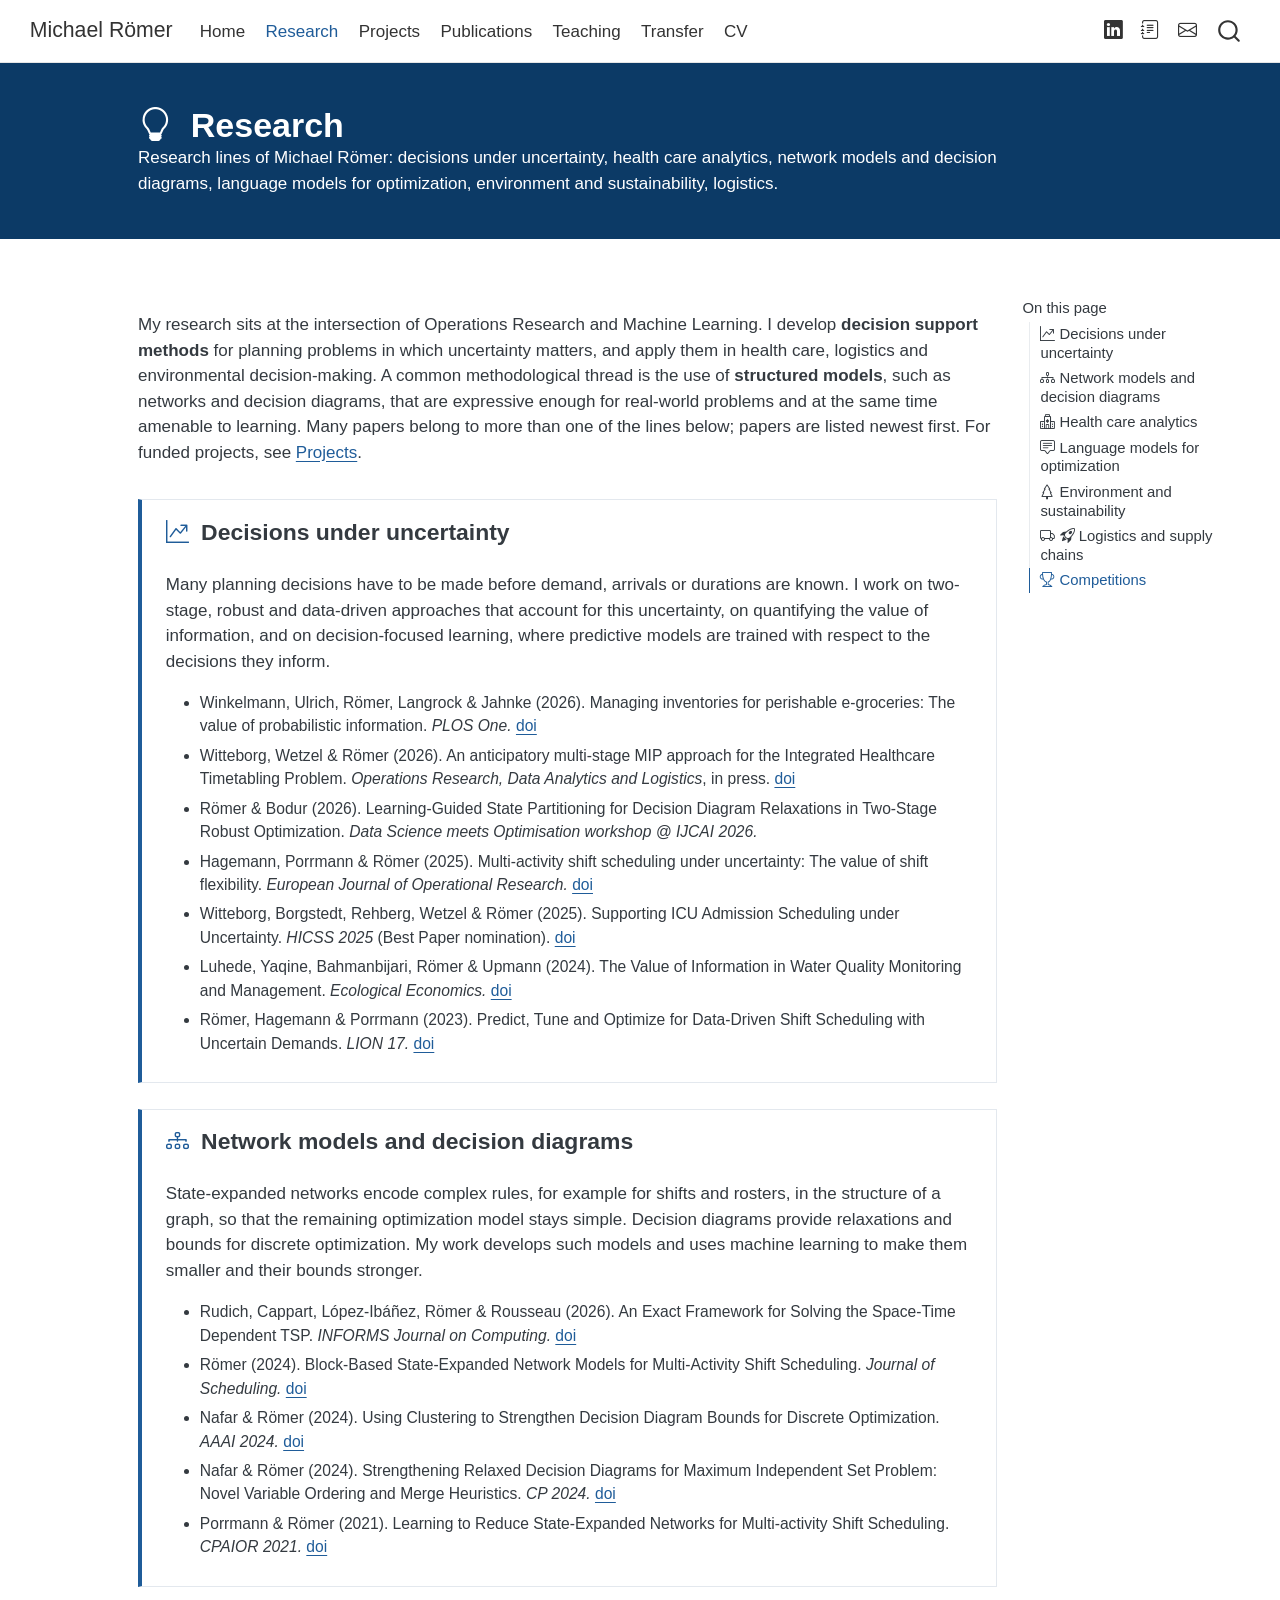
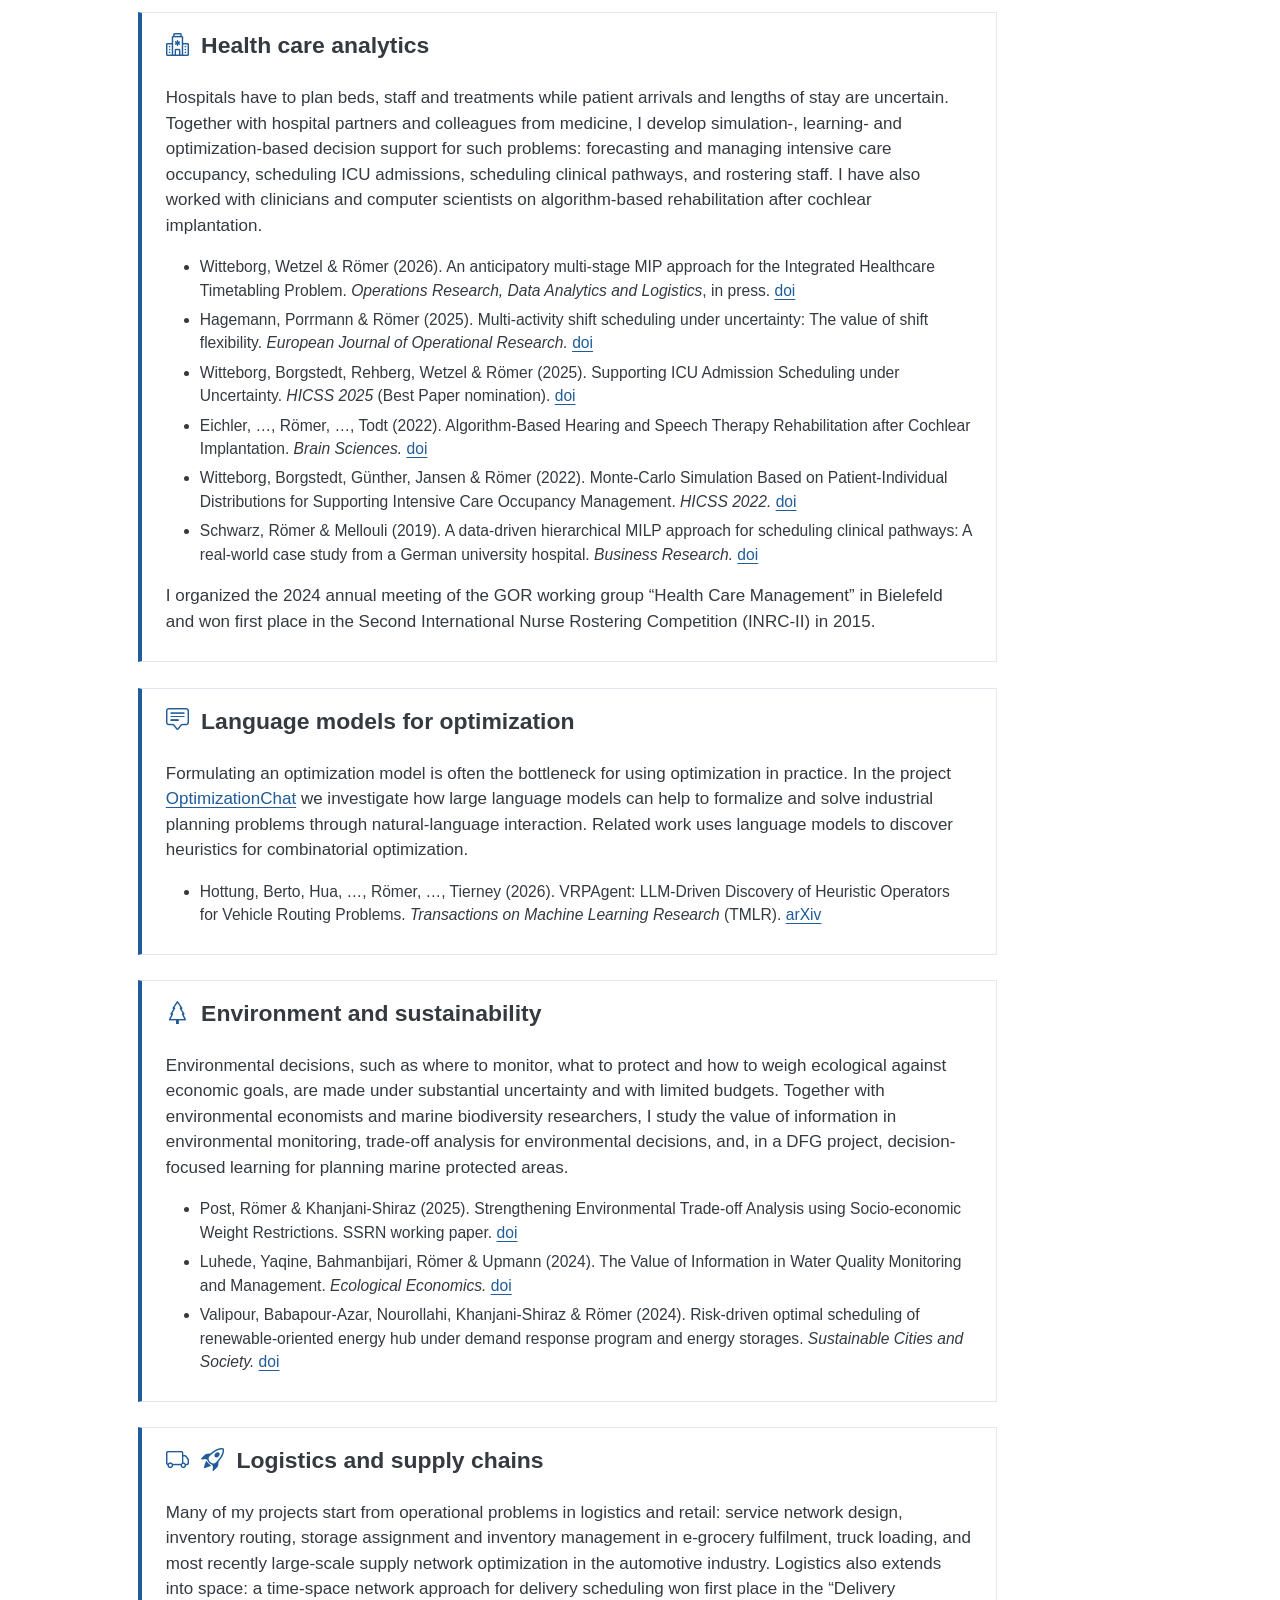
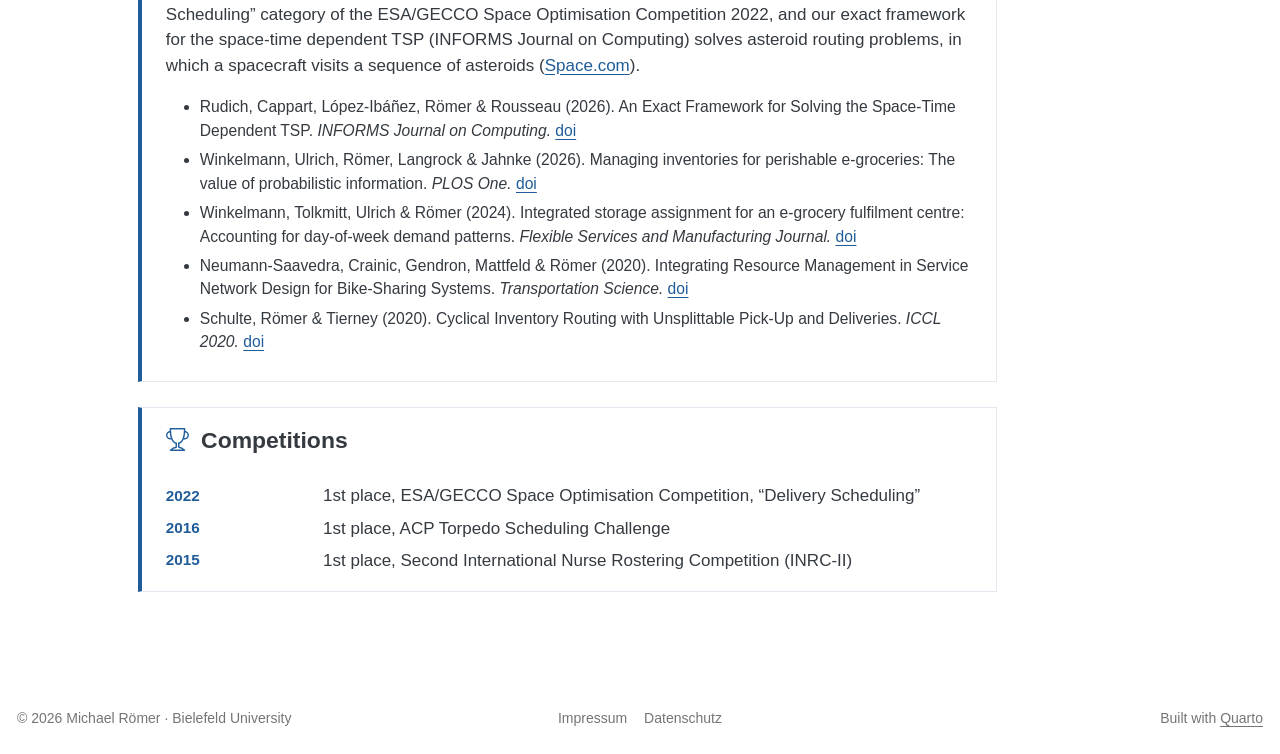
<file: research.html>
<!DOCTYPE html>
<html xmlns="http://www.w3.org/1999/xhtml" lang="en" xml:lang="en"><head>

<meta charset="utf-8">
<meta name="generator" content="quarto-1.10.18">

<meta name="viewport" content="width=device-width, initial-scale=1.0, user-scalable=yes">

<meta name="description" content="Research lines of Michael Römer: decisions under uncertainty, health care analytics, network models and decision diagrams, language models for optimization, environment and sustainability, logistics.">

<title>Research – Michael Römer</title>
<style>
/* Default styles provided by pandoc.
** See https://pandoc.org/MANUAL.html#variables-for-html for config info.
*/
span.smallcaps{font-variant: small-caps;}
div.columns{display: flex; gap: 1.5em;}
div.column{flex: auto;}
@media screen {
div.columns{gap: min(4vw, 1.5em);}
div.column{overflow-x: auto;}
}
div.hanging-indent{margin-left: 1.5em; text-indent: -1.5em;}
ul.task-list{list-style: none;}
ul.task-list li input[type="checkbox"] {
  width: 0.8em;
  margin: 0 0.8em 0.2em -1em; /* quarto-specific, see https://github.com/quarto-dev/quarto-cli/issues/4556 */ 
  vertical-align: middle;
}
</style>


<script src="site_libs/quarto-nav/quarto-nav.js"></script>
<script src="site_libs/quarto-nav/headroom.min.js"></script>
<script src="site_libs/clipboard/clipboard.min.js"></script>
<script src="site_libs/quarto-search/autocomplete.umd.js"></script>
<script src="site_libs/quarto-search/fuse.min.js"></script>
<script src="site_libs/quarto-search/quarto-search.js"></script>
<meta name="quarto:offset" content="./">
<link href="./images/favicon.svg" rel="icon" type="image/svg+xml">
<script src="site_libs/quarto-html/quarto.js" type="module"></script>
<script src="site_libs/quarto-html/tabsets/tabsets.js" type="module"></script>
<script src="site_libs/quarto-html/popper.min.js"></script>
<script src="site_libs/quarto-html/tippy.umd.min.js"></script>
<script src="site_libs/quarto-html/anchor.min.js"></script>
<link href="site_libs/quarto-html/tippy.css" rel="stylesheet">
<link href="site_libs/quarto-html/quarto-syntax-highlighting-64a204ab8560d761af7679ceaba22944.css" rel="stylesheet" id="quarto-text-highlighting-styles">
<script src="site_libs/bootstrap/bootstrap.min.js"></script>
<link href="site_libs/bootstrap/bootstrap-icons.css" rel="stylesheet">
<link href="site_libs/bootstrap/bootstrap-488d36d0f03247cf3e7aab73ea7719ce.min.css" rel="stylesheet" append-hash="true" id="quarto-bootstrap" data-mode="light">
<script id="quarto-search-options" type="application/json">{
  "location": "navbar",
  "copy-button": false,
  "collapse-after": 3,
  "panel-placement": "end",
  "type": "overlay",
  "limit": 50,
  "keyboard-shortcut": [
    "f",
    "/",
    "s"
  ],
  "show-item-context": false,
  "language": {
    "search-no-results-text": "No results",
    "search-matching-documents-text": "matching documents",
    "search-copy-link-title": "Copy link to search",
    "search-hide-matches-text": "Hide additional matches",
    "search-more-match-text": "more match in this document",
    "search-more-matches-text": "more matches in this document",
    "search-clear-button-title": "Clear",
    "search-text-placeholder": "",
    "search-detached-cancel-button-title": "Cancel",
    "search-submit-button-title": "Submit",
    "search-label": "Search"
  }
}</script>
<style>html{ scroll-behavior: smooth; }</style>
<link rel="icon" type="image/png" sizes="32x32" href="./images/favicon-32.png">
<link rel="apple-touch-icon" href="./images/apple-touch-icon.png">


<meta property="og:title" content="Research">
<meta property="og:description" content="Research lines of Michael Römer: decisions under uncertainty, health care analytics, network models and decision diagrams, language models for optimization, environment and sustainability, logistics.">
<meta property="og:image" content="https://michaelroemer.eu/images/portrait.png">
<meta property="og:site_name" content="Michael Römer">
<meta property="og:image:height" content="500">
<meta property="og:image:width" content="500">
</head>

<body class="nav-fixed quarto-light">

<div id="quarto-search-results"></div>
  <header id="quarto-header" class="headroom fixed-top quarto-banner">
    <nav class="navbar navbar-expand-lg " data-bs-theme="dark">
      <div class="navbar-container container-fluid">
      <div class="navbar-brand-container mx-auto">
    <a class="navbar-brand" href="./index.html">
    <span class="navbar-title">Michael Römer</span>
    </a>
  </div>
            <div id="quarto-search" class="" title="Search"></div>
          <button class="navbar-toggler" type="button" data-bs-toggle="collapse" data-bs-target="#navbarCollapse" aria-controls="navbarCollapse" role="menu" aria-expanded="false" aria-label="Toggle navigation" onclick="if (window.quartoToggleHeadroom) { window.quartoToggleHeadroom(); }">
  <span class="navbar-toggler-icon"></span>
</button>
          <div class="collapse navbar-collapse" id="navbarCollapse">
            <ul class="navbar-nav navbar-nav-scroll me-auto">
  <li class="nav-item">
    <a class="nav-link" href="./index.html"> 
<span class="menu-text">Home</span></a>
  </li>  
  <li class="nav-item">
    <a class="nav-link active" href="./research.html" aria-current="page"> 
<span class="menu-text">Research</span></a>
  </li>  
  <li class="nav-item">
    <a class="nav-link" href="./projects.html"> 
<span class="menu-text">Projects</span></a>
  </li>  
  <li class="nav-item">
    <a class="nav-link" href="./publications.html"> 
<span class="menu-text">Publications</span></a>
  </li>  
  <li class="nav-item">
    <a class="nav-link" href="./teaching.html"> 
<span class="menu-text">Teaching</span></a>
  </li>  
  <li class="nav-item">
    <a class="nav-link" href="./transfer.html"> 
<span class="menu-text">Transfer</span></a>
  </li>  
  <li class="nav-item">
    <a class="nav-link" href="./cv.html"> 
<span class="menu-text">CV</span></a>
  </li>  
</ul>
            <ul class="navbar-nav navbar-nav-scroll ms-auto">
  <li class="nav-item compact">
    <a class="nav-link" href="https://www.linkedin.com/in/roemeor/"> <i class="bi bi-linkedin" role="img" aria-label="LinkedIn">
</i> 
<span class="menu-text"></span></a>
  </li>  
  <li class="nav-item compact">
    <a class="nav-link" href="https://pub.uni-bielefeld.de/person/199793018"> <i class="bi bi-journal-text" role="img" aria-label="PUB – Bielefeld University">
</i> 
<span class="menu-text"></span></a>
  </li>  
  <li class="nav-item compact">
    <a class="nav-link" href="mailto:michael.roemer@uni-bielefeld.de"> <i class="bi bi-envelope" role="img" aria-label="E-Mail">
</i> 
<span class="menu-text"></span></a>
  </li>  
</ul>
          </div> <!-- /navcollapse -->
            <div class="quarto-navbar-tools">
</div>
      </div> <!-- /container-fluid -->
    </nav>
</header>
<!-- content -->
<header id="title-block-header" class="quarto-title-block default page-columns page-full">
  <div class="quarto-title-banner page-columns page-full">
    <div class="quarto-title column-body">
      <h1 class="title"><span class="bi bi-lightbulb"></span> Research</h1>
                  <div>
        <div class="description">
          Research lines of Michael Römer: decisions under uncertainty, health care analytics, network models and decision diagrams, language models for optimization, environment and sustainability, logistics.
        </div>
      </div>
                </div>
  </div>
    
  
  <div class="quarto-title-meta">

      
    
      
    </div>
    
  
  </header><div id="quarto-content" class="quarto-container page-columns page-rows-contents page-layout-article page-navbar">
<!-- sidebar -->
<!-- margin-sidebar -->
    <div id="quarto-margin-sidebar" class="sidebar margin-sidebar">
        <nav id="TOC" role="doc-toc" class="toc-active">
    <h2 id="toc-title">On this page</h2>
   
  <ul>
  <li><a href="#decisions-under-uncertainty" id="toc-decisions-under-uncertainty" class="nav-link active" data-scroll-target="#decisions-under-uncertainty"><span class="bi bi-graph-up-arrow"></span> Decisions under uncertainty</a></li>
  <li><a href="#network-models-and-decision-diagrams" id="toc-network-models-and-decision-diagrams" class="nav-link" data-scroll-target="#network-models-and-decision-diagrams"><span class="bi bi-diagram-3"></span> Network models and decision diagrams</a></li>
  <li><a href="#health-care-analytics" id="toc-health-care-analytics" class="nav-link" data-scroll-target="#health-care-analytics"><span class="bi bi-hospital"></span> Health care analytics</a></li>
  <li><a href="#language-models-for-optimization" id="toc-language-models-for-optimization" class="nav-link" data-scroll-target="#language-models-for-optimization"><span class="bi bi-chat-square-text"></span> Language models for optimization</a></li>
  <li><a href="#environment-and-sustainability" id="toc-environment-and-sustainability" class="nav-link" data-scroll-target="#environment-and-sustainability"><span class="bi bi-tree"></span> Environment and sustainability</a></li>
  <li><a href="#logistics" id="toc-logistics" class="nav-link" data-scroll-target="#logistics"><span class="bi bi-truck"></span> <span class="bi bi-rocket-takeoff"></span> Logistics and supply chains</a></li>
  <li><a href="#competitions" id="toc-competitions" class="nav-link" data-scroll-target="#competitions"><span class="bi bi-trophy"></span> Competitions</a></li>
  </ul>
</nav>
    </div>
<!-- main -->
<main class="content quarto-banner-title-block" id="quarto-document-content">





<p>My research sits at the intersection of Operations Research and Machine Learning. I develop <strong>decision support methods</strong> for planning problems in which uncertainty matters, and apply them in health care, logistics and environmental decision-making. A common methodological thread is the use of <strong>structured models</strong>, such as networks and decision diagrams, that are expressive enough for real-world problems and at the same time amenable to learning. Many papers belong to more than one of the lines below; papers are listed newest first. For funded projects, see <a href="./projects.html">Projects</a>.</p>
<section id="decisions-under-uncertainty" class="level2 project research-box">
<h2 class="anchored" data-anchor-id="decisions-under-uncertainty"><span class="bi bi-graph-up-arrow"></span> Decisions under uncertainty</h2>
<p>Many planning decisions have to be made before demand, arrivals or durations are known. I work on two-stage, robust and data-driven approaches that account for this uncertainty, on quantifying the value of information, and on decision-focused learning, where predictive models are trained with respect to the decisions they inform.</p>
<div class="keypapers">
<ul>
<li>Winkelmann, Ulrich, Römer, Langrock &amp; Jahnke (2026). Managing inventories for perishable e-groceries: The value of probabilistic information. <em>PLOS One.</em> <a href="https://doi.org/10.1371/journal.pone.0343935">doi</a></li>
<li>Witteborg, Wetzel &amp; Römer (2026). An anticipatory multi-stage MIP approach for the Integrated Healthcare Timetabling Problem. <em>Operations Research, Data Analytics and Logistics</em>, in press. <a href="https://doi.org/10.1016/j.ordal.2026.200515">doi</a></li>
<li>Römer &amp; Bodur (2026). Learning-Guided State Partitioning for Decision Diagram Relaxations in Two-Stage Robust Optimization. <em>Data Science meets Optimisation workshop @ IJCAI 2026.</em></li>
<li>Hagemann, Porrmann &amp; Römer (2025). Multi-activity shift scheduling under uncertainty: The value of shift flexibility. <em>European Journal of Operational Research.</em> <a href="https://doi.org/10.1016/j.ejor.2024.12.028">doi</a></li>
<li>Witteborg, Borgstedt, Rehberg, Wetzel &amp; Römer (2025). Supporting ICU Admission Scheduling under Uncertainty. <em>HICSS 2025</em> (Best Paper nomination). <a href="https://doi.org/10.24251/HICSS.2025.402">doi</a></li>
<li>Luhede, Yaqine, Bahmanbijari, Römer &amp; Upmann (2024). The Value of Information in Water Quality Monitoring and Management. <em>Ecological Economics.</em> <a href="https://doi.org/10.1016/j.ecolecon.2024.108128">doi</a></li>
<li>Römer, Hagemann &amp; Porrmann (2023). Predict, Tune and Optimize for Data-Driven Shift Scheduling with Uncertain Demands. <em>LION 17.</em> <a href="https://doi.org/10.1007/978-3-031-44505-7_18">doi</a></li>
</ul>
</div>
</section>
<section id="network-models-and-decision-diagrams" class="level2 project research-box">
<h2 class="anchored" data-anchor-id="network-models-and-decision-diagrams"><span class="bi bi-diagram-3"></span> Network models and decision diagrams</h2>
<p>State-expanded networks encode complex rules, for example for shifts and rosters, in the structure of a graph, so that the remaining optimization model stays simple. Decision diagrams provide relaxations and bounds for discrete optimization. My work develops such models and uses machine learning to make them smaller and their bounds stronger.</p>
<div class="keypapers">
<ul>
<li>Rudich, Cappart, López-Ibáñez, Römer &amp; Rousseau (2026). An Exact Framework for Solving the Space-Time Dependent TSP. <em>INFORMS Journal on Computing.</em> <a href="https://doi.org/10.1287/ijoc.2024.0866">doi</a></li>
<li>Römer (2024). Block-Based State-Expanded Network Models for Multi-Activity Shift Scheduling. <em>Journal of Scheduling.</em> <a href="https://doi.org/10.1007/s10951-023-00789-3">doi</a></li>
<li>Nafar &amp; Römer (2024). Using Clustering to Strengthen Decision Diagram Bounds for Discrete Optimization. <em>AAAI 2024.</em> <a href="https://doi.org/10.1609/aaai.v38i8.28647">doi</a></li>
<li>Nafar &amp; Römer (2024). Strengthening Relaxed Decision Diagrams for Maximum Independent Set Problem: Novel Variable Ordering and Merge Heuristics. <em>CP 2024.</em> <a href="https://doi.org/10.4230/LIPIcs.CP.2024.21">doi</a></li>
<li>Porrmann &amp; Römer (2021). Learning to Reduce State-Expanded Networks for Multi-activity Shift Scheduling. <em>CPAIOR 2021.</em> <a href="https://doi.org/10.1007/978-3-030-78230-6_24">doi</a></li>
</ul>
</div>
</section>
<section id="health-care-analytics" class="level2 project research-box">
<h2 class="anchored" data-anchor-id="health-care-analytics"><span class="bi bi-hospital"></span> Health care analytics</h2>
<p>Hospitals have to plan beds, staff and treatments while patient arrivals and lengths of stay are uncertain. Together with hospital partners and colleagues from medicine, I develop simulation-, learning- and optimization-based decision support for such problems: forecasting and managing intensive care occupancy, scheduling ICU admissions, scheduling clinical pathways, and rostering staff. I have also worked with clinicians and computer scientists on algorithm-based rehabilitation after cochlear implantation.</p>
<div class="keypapers">
<ul>
<li>Witteborg, Wetzel &amp; Römer (2026). An anticipatory multi-stage MIP approach for the Integrated Healthcare Timetabling Problem. <em>Operations Research, Data Analytics and Logistics</em>, in press. <a href="https://doi.org/10.1016/j.ordal.2026.200515">doi</a></li>
<li>Hagemann, Porrmann &amp; Römer (2025). Multi-activity shift scheduling under uncertainty: The value of shift flexibility. <em>European Journal of Operational Research.</em> <a href="https://doi.org/10.1016/j.ejor.2024.12.028">doi</a></li>
<li>Witteborg, Borgstedt, Rehberg, Wetzel &amp; Römer (2025). Supporting ICU Admission Scheduling under Uncertainty. <em>HICSS 2025</em> (Best Paper nomination). <a href="https://doi.org/10.24251/HICSS.2025.402">doi</a></li>
<li>Eichler, …, Römer, …, Todt (2022). Algorithm-Based Hearing and Speech Therapy Rehabilitation after Cochlear Implantation. <em>Brain Sciences.</em> <a href="https://doi.org/10.3390/brainsci12050580">doi</a></li>
<li>Witteborg, Borgstedt, Günther, Jansen &amp; Römer (2022). Monte-Carlo Simulation Based on Patient-Individual Distributions for Supporting Intensive Care Occupancy Management. <em>HICSS 2022.</em> <a href="https://doi.org/10.24251/HICSS.2022.451">doi</a></li>
<li>Schwarz, Römer &amp; Mellouli (2019). A data-driven hierarchical MILP approach for scheduling clinical pathways: A real-world case study from a German university hospital. <em>Business Research.</em> <a href="https://doi.org/10.1007/s40685-019-00102-z">doi</a></li>
</ul>
</div>
<p>I organized the 2024 annual meeting of the GOR working group “Health Care Management” in Bielefeld and won first place in the Second International Nurse Rostering Competition (INRC-II) in 2015.</p>
</section>
<section id="language-models-for-optimization" class="level2 project research-box">
<h2 class="anchored" data-anchor-id="language-models-for-optimization"><span class="bi bi-chat-square-text"></span> Language models for optimization</h2>
<p>Formulating an optimization model is often the bottleneck for using optimization in practice. In the project <a href="./projects.html#optimizationchat">OptimizationChat</a> we investigate how large language models can help to formalize and solve industrial planning problems through natural-language interaction. Related work uses language models to discover heuristics for combinatorial optimization.</p>
<div class="keypapers">
<ul>
<li>Hottung, Berto, Hua, …, Römer, …, Tierney (2026). VRPAgent: LLM-Driven Discovery of Heuristic Operators for Vehicle Routing Problems. <em>Transactions on Machine Learning Research</em> (TMLR). <a href="https://doi.org/10.48550/arXiv.2510.07073">arXiv</a></li>
</ul>
</div>
</section>
<section id="environment-and-sustainability" class="level2 project research-box">
<h2 class="anchored" data-anchor-id="environment-and-sustainability"><span class="bi bi-tree"></span> Environment and sustainability</h2>
<p>Environmental decisions, such as where to monitor, what to protect and how to weigh ecological against economic goals, are made under substantial uncertainty and with limited budgets. Together with environmental economists and marine biodiversity researchers, I study the value of information in environmental monitoring, trade-off analysis for environmental decisions, and, in a DFG project, decision-focused learning for planning marine protected areas.</p>
<div class="keypapers">
<ul>
<li>Post, Römer &amp; Khanjani-Shiraz (2025). Strengthening Environmental Trade-off Analysis using Socio-economic Weight Restrictions. SSRN working paper. <a href="https://dx.doi.org/10.2139/ssrn.5184847">doi</a></li>
<li>Luhede, Yaqine, Bahmanbijari, Römer &amp; Upmann (2024). The Value of Information in Water Quality Monitoring and Management. <em>Ecological Economics.</em> <a href="https://doi.org/10.1016/j.ecolecon.2024.108128">doi</a></li>
<li>Valipour, Babapour-Azar, Nourollahi, Khanjani-Shiraz &amp; Römer (2024). Risk-driven optimal scheduling of renewable-oriented energy hub under demand response program and energy storages. <em>Sustainable Cities and Society.</em> <a href="https://doi.org/10.1016/j.scs.2024.105448">doi</a></li>
</ul>
</div>
</section>
<section id="logistics" class="level2 project research-box">
<h2 class="anchored" data-anchor-id="logistics"><span class="bi bi-truck"></span> <span class="bi bi-rocket-takeoff"></span> Logistics and supply chains</h2>
<p>Many of my projects start from operational problems in logistics and retail: service network design, inventory routing, storage assignment and inventory management in e-grocery fulfilment, truck loading, and most recently large-scale supply network optimization in the automotive industry. Logistics also extends into space: a time-space network approach for delivery scheduling won first place in the “Delivery Scheduling” category of the ESA/GECCO Space Optimisation Competition 2022, and our exact framework for the space-time dependent TSP (INFORMS Journal on Computing) solves asteroid routing problems, in which a spacecraft visits a sequence of asteroids (<a href="https://www.space.com/space-exploration/asteroid-comet-missions/scientists-just-solved-a-tricky-asteroid-hopping-spacecraft-riddle">Space.com</a>).</p>
<div class="keypapers">
<ul>
<li>Rudich, Cappart, López-Ibáñez, Römer &amp; Rousseau (2026). An Exact Framework for Solving the Space-Time Dependent TSP. <em>INFORMS Journal on Computing.</em> <a href="https://doi.org/10.1287/ijoc.2024.0866">doi</a></li>
<li>Winkelmann, Ulrich, Römer, Langrock &amp; Jahnke (2026). Managing inventories for perishable e-groceries: The value of probabilistic information. <em>PLOS One.</em> <a href="https://doi.org/10.1371/journal.pone.0343935">doi</a></li>
<li>Winkelmann, Tolkmitt, Ulrich &amp; Römer (2024). Integrated storage assignment for an e-grocery fulfilment centre: Accounting for day-of-week demand patterns. <em>Flexible Services and Manufacturing Journal.</em> <a href="https://doi.org/10.1007/s10696-024-09549-7">doi</a></li>
<li>Neumann-Saavedra, Crainic, Gendron, Mattfeld &amp; Römer (2020). Integrating Resource Management in Service Network Design for Bike-Sharing Systems. <em>Transportation Science.</em> <a href="https://doi.org/10.1287/trsc.2019.0950">doi</a></li>
<li>Schulte, Römer &amp; Tierney (2020). Cyclical Inventory Routing with Unsplittable Pick-Up and Deliveries. <em>ICCL 2020.</em> <a href="https://doi.org/10.1007/978-3-030-59747-4_16">doi</a></li>
</ul>
</div>
</section>
<section id="competitions" class="level2 project research-box">
<h2 class="anchored" data-anchor-id="competitions"><span class="bi bi-trophy"></span> Competitions</h2>
<div class="cv-box">
<ul>
<li><span class="when">2022</span> 1st place, ESA/GECCO Space Optimisation Competition, “Delivery Scheduling”</li>
<li><span class="when">2016</span> 1st place, ACP Torpedo Scheduling Challenge</li>
<li><span class="when">2015</span> 1st place, Second International Nurse Rostering Competition (INRC-II)</li>
</ul>
</div>
</section>



</main> <!-- /main -->
<script id="quarto-html-after-body" type="application/javascript">
  window.document.addEventListener("DOMContentLoaded", function (event) {
    const icon = "";
    const anchorJS = new window.AnchorJS();
    anchorJS.options = {
      placement: 'right',
      icon: icon
    };
    anchorJS.add('.anchored');
    const isCodeAnnotation = (el) => {
      for (const clz of el.classList) {
        if (clz.startsWith('code-annotation-')) {                     
          return true;
        }
      }
      return false;
    }
    const onCopySuccess = function(e) {
      // button target
      const button = e.trigger;
      // don't keep focus
      button.blur();
      // flash "checked"
      button.classList.add('code-copy-button-checked');
      var currentTitle = button.getAttribute("title");
      button.setAttribute("title", "Copied!");
      let tooltip;
      if (window.bootstrap) {
        button.setAttribute("data-bs-toggle", "tooltip");
        button.setAttribute("data-bs-placement", "left");
        button.setAttribute("data-bs-title", "Copied!");
        tooltip = new bootstrap.Tooltip(button, 
          { trigger: "manual", 
            customClass: "code-copy-button-tooltip",
            offset: [0, -8]});
        tooltip.show();    
      }
      setTimeout(function() {
        if (tooltip) {
          tooltip.hide();
          button.removeAttribute("data-bs-title");
          button.removeAttribute("data-bs-toggle");
          button.removeAttribute("data-bs-placement");
        }
        button.setAttribute("title", currentTitle);
        button.classList.remove('code-copy-button-checked');
      }, 1000);
      // clear code selection
      e.clearSelection();
    }
    const getTextToCopy = function(trigger) {
      const outerScaffold = trigger.parentElement.cloneNode(true);
      const codeEl = outerScaffold.querySelector('code');
      for (const childEl of codeEl.children) {
        if (isCodeAnnotation(childEl)) {
          childEl.remove();
        }
      }
      return codeEl.innerText;
    }
    const clipboard = new window.ClipboardJS('.code-copy-button:not([data-in-quarto-modal])', {
      text: getTextToCopy
    });
    clipboard.on('success', onCopySuccess);
    if (window.document.getElementById('quarto-embedded-source-code-modal')) {
      const clipboardModal = new window.ClipboardJS('.code-copy-button[data-in-quarto-modal]', {
        text: getTextToCopy,
        container: window.document.getElementById('quarto-embedded-source-code-modal')
      });
      clipboardModal.on('success', onCopySuccess);
    }
      var localhostRegex = new RegExp(/^(?:http|https):\/\/localhost\:?[0-9]*\//);
      var mailtoRegex = new RegExp(/^mailto:/);
        var filterRegex = new RegExp("https:\/\/michaelroemer\.eu");
      var isInternal = (href) => {
          return filterRegex.test(href) || localhostRegex.test(href) || mailtoRegex.test(href);
      }
      // Inspect non-navigation links and adorn them if external
     var links = window.document.querySelectorAll('a[href]:not(.nav-link):not(.navbar-brand):not(.toc-action):not(.sidebar-link):not(.sidebar-item-toggle):not(.pagination-link):not(.no-external):not([aria-hidden]):not(.dropdown-item):not(.quarto-navigation-tool):not(.about-link)');
      for (var i=0; i<links.length; i++) {
        const link = links[i];
        if (!isInternal(link.href)) {
          // undo the damage that might have been done by quarto-nav.js in the case of
          // links that we want to consider external
          if (link.dataset.originalHref !== undefined) {
            link.href = link.dataset.originalHref;
          }
        }
      }
    function tippyHover(el, contentFn, onTriggerFn, onUntriggerFn) {
      const config = {
        allowHTML: true,
        maxWidth: 500,
        delay: 100,
        arrow: false,
        appendTo: function(el) {
            return el.parentElement;
        },
        interactive: true,
        interactiveBorder: 10,
        theme: 'quarto',
        placement: 'bottom-start',
      };
      if (contentFn) {
        config.content = contentFn;
      }
      if (onTriggerFn) {
        config.onTrigger = onTriggerFn;
      }
      if (onUntriggerFn) {
        config.onUntrigger = onUntriggerFn;
      }
      window.tippy(el, config); 
    }
    const noterefs = window.document.querySelectorAll('a[role="doc-noteref"]');
    for (var i=0; i<noterefs.length; i++) {
      const ref = noterefs[i];
      tippyHover(ref, function() {
        // use id or data attribute instead here
        let href = ref.getAttribute('data-footnote-href') || ref.getAttribute('href');
        try { href = new URL(href).hash; } catch {}
        const id = href.replace(/^#\/?/, "");
        const note = window.document.getElementById(id);
        if (note) {
          return note.innerHTML;
        } else {
          return "";
        }
      });
    }
    const xrefs = window.document.querySelectorAll('a.quarto-xref');
    const processXRef = (id, note) => {
      // Strip column container classes
      const stripColumnClz = (el) => {
        el.classList.remove("page-full", "page-columns");
        if (el.children) {
          for (const child of el.children) {
            stripColumnClz(child);
          }
        }
      }
      stripColumnClz(note)
      if (id === null || id.startsWith('sec-')) {
        // Special case sections, only their first couple elements
        const container = document.createElement("div");
        if (note.children && note.children.length > 2) {
          container.appendChild(note.children[0].cloneNode(true));
          for (let i = 1; i < note.children.length; i++) {
            const child = note.children[i];
            if (child.tagName === "P" && child.innerText === "") {
              continue;
            } else {
              container.appendChild(child.cloneNode(true));
              break;
            }
          }
          if (window.Quarto?.typesetMath) {
            window.Quarto.typesetMath(container);
          }
          return container.innerHTML
        } else {
          if (window.Quarto?.typesetMath) {
            window.Quarto.typesetMath(note);
          }
          return note.innerHTML;
        }
      } else {
        // Remove any anchor links if they are present
        const anchorLink = note.querySelector('a.anchorjs-link');
        if (anchorLink) {
          anchorLink.remove();
        }
        if (window.Quarto?.typesetMath) {
          window.Quarto.typesetMath(note);
        }
        if (note.classList.contains("callout")) {
          return note.outerHTML;
        } else {
          return note.innerHTML;
        }
      }
    }
    for (var i=0; i<xrefs.length; i++) {
      const xref = xrefs[i];
      tippyHover(xref, undefined, function(instance) {
        instance.disable();
        let url = xref.getAttribute('href');
        let hash = undefined; 
        if (url.startsWith('#')) {
          hash = url;
        } else {
          try { hash = new URL(url).hash; } catch {}
        }
        if (hash) {
          const id = hash.replace(/^#\/?/, "");
          const note = window.document.getElementById(id);
          if (note !== null) {
            try {
              const html = processXRef(id, note.cloneNode(true));
              instance.setContent(html);
            } finally {
              instance.enable();
              instance.show();
            }
          } else {
            // See if we can fetch this
            fetch(url.split('#')[0])
            .then(res => res.text())
            .then(html => {
              const parser = new DOMParser();
              const htmlDoc = parser.parseFromString(html, "text/html");
              const note = htmlDoc.getElementById(id);
              if (note !== null) {
                const html = processXRef(id, note);
                instance.setContent(html);
              } 
            }).finally(() => {
              instance.enable();
              instance.show();
            });
          }
        } else {
          // See if we can fetch a full url (with no hash to target)
          // This is a special case and we should probably do some content thinning / targeting
          fetch(url)
          .then(res => res.text())
          .then(html => {
            const parser = new DOMParser();
            const htmlDoc = parser.parseFromString(html, "text/html");
            const note = htmlDoc.querySelector('main.content');
            if (note !== null) {
              // This should only happen for chapter cross references
              // (since there is no id in the URL)
              // remove the first header
              if (note.children.length > 0 && note.children[0].tagName === "HEADER") {
                note.children[0].remove();
              }
              const html = processXRef(null, note);
              instance.setContent(html);
            } 
          }).finally(() => {
            instance.enable();
            instance.show();
          });
        }
      }, function(instance) {
      });
    }
        let selectedAnnoteEl;
        const selectorForAnnotation = ( cell, annotation) => {
          let cellAttr = 'data-code-cell="' + cell + '"';
          let lineAttr = 'data-code-annotation="' +  annotation + '"';
          const selector = 'span[' + cellAttr + '][' + lineAttr + ']';
          return selector;
        }
        const selectCodeLines = (annoteEl) => {
          const doc = window.document;
          const targetCell = annoteEl.getAttribute("data-target-cell");
          const targetAnnotation = annoteEl.getAttribute("data-target-annotation");
          const annoteSpan = window.document.querySelector(selectorForAnnotation(targetCell, targetAnnotation));
          const lines = annoteSpan.getAttribute("data-code-lines").split(",");
          const lineIds = lines.map((line) => {
            return targetCell + "-" + line;
          })
          let top = null;
          let height = null;
          let parent = null;
          if (lineIds.length > 0) {
              //compute the position of the single el (top and bottom and make a div)
              const el = window.document.getElementById(lineIds[0]);
              top = el.offsetTop;
              height = el.offsetHeight;
              parent = el.parentElement.parentElement;
            if (lineIds.length > 1) {
              const lastEl = window.document.getElementById(lineIds[lineIds.length - 1]);
              const bottom = lastEl.offsetTop + lastEl.offsetHeight;
              height = bottom - top;
            }
            if (top !== null && height !== null && parent !== null) {
              // cook up a div (if necessary) and position it 
              let div = window.document.getElementById("code-annotation-line-highlight");
              if (div === null) {
                div = window.document.createElement("div");
                div.setAttribute("id", "code-annotation-line-highlight");
                div.style.position = 'absolute';
                parent.appendChild(div);
              }
              div.style.top = top - 2 + "px";
              div.style.height = height + 4 + "px";
              div.style.left = 0;
              let gutterDiv = window.document.getElementById("code-annotation-line-highlight-gutter");
              if (gutterDiv === null) {
                gutterDiv = window.document.createElement("div");
                gutterDiv.setAttribute("id", "code-annotation-line-highlight-gutter");
                gutterDiv.style.position = 'absolute';
                const codeCell = window.document.getElementById(targetCell);
                const gutter = codeCell.querySelector('.code-annotation-gutter');
                gutter.appendChild(gutterDiv);
              }
              gutterDiv.style.top = top - 2 + "px";
              gutterDiv.style.height = height + 4 + "px";
            }
            selectedAnnoteEl = annoteEl;
          }
        };
        const unselectCodeLines = () => {
          const elementsIds = ["code-annotation-line-highlight", "code-annotation-line-highlight-gutter"];
          elementsIds.forEach((elId) => {
            const div = window.document.getElementById(elId);
            if (div) {
              div.remove();
            }
          });
          selectedAnnoteEl = undefined;
        };
          // Handle positioning of the toggle
      window.addEventListener(
        "resize",
        throttle(() => {
          elRect = undefined;
          if (selectedAnnoteEl) {
            selectCodeLines(selectedAnnoteEl);
          }
        }, 10)
      );
      function throttle(fn, ms) {
      let throttle = false;
      let timer;
        return (...args) => {
          if(!throttle) { // first call gets through
              fn.apply(this, args);
              throttle = true;
          } else { // all the others get throttled
              if(timer) clearTimeout(timer); // cancel #2
              timer = setTimeout(() => {
                fn.apply(this, args);
                timer = throttle = false;
              }, ms);
          }
        };
      }
        // Attach click handler to the DT
        const annoteDls = window.document.querySelectorAll('dt[data-target-cell]');
        for (const annoteDlNode of annoteDls) {
          annoteDlNode.addEventListener('click', (event) => {
            const clickedEl = event.target;
            if (clickedEl !== selectedAnnoteEl) {
              unselectCodeLines();
              const activeEl = window.document.querySelector('dt[data-target-cell].code-annotation-active');
              if (activeEl) {
                activeEl.classList.remove('code-annotation-active');
              }
              selectCodeLines(clickedEl);
              clickedEl.classList.add('code-annotation-active');
            } else {
              // Unselect the line
              unselectCodeLines();
              clickedEl.classList.remove('code-annotation-active');
            }
          });
        }
    const findCites = (el) => {
      const parentEl = el.parentElement;
      if (parentEl) {
        const cites = parentEl.dataset.cites;
        if (cites) {
          return {
            el,
            cites: cites.split(' ')
          };
        } else {
          return findCites(el.parentElement)
        }
      } else {
        return undefined;
      }
    };
    var bibliorefs = window.document.querySelectorAll('a[role="doc-biblioref"]');
    for (var i=0; i<bibliorefs.length; i++) {
      const ref = bibliorefs[i];
      const citeInfo = findCites(ref);
      if (citeInfo) {
        tippyHover(citeInfo.el, function() {
          var popup = window.document.createElement('div');
          citeInfo.cites.forEach(function(cite) {
            var citeDiv = window.document.createElement('div');
            citeDiv.classList.add('hanging-indent');
            citeDiv.classList.add('csl-entry');
            var biblioDiv = window.document.getElementById('ref-' + cite);
            if (biblioDiv) {
              citeDiv.innerHTML = biblioDiv.innerHTML;
            }
            popup.appendChild(citeDiv);
          });
          return popup.innerHTML;
        });
      }
    }
  });
  </script>
</div> <!-- /content -->
<footer class="footer">
  <div class="nav-footer">
    <div class="nav-footer-left">
<p>© 2026 Michael Römer · Bielefeld University</p>
</div>   
    <div class="nav-footer-center">
      <ul class="footer-items list-unstyled">
    <li class="nav-item">
    <a class="nav-link" href="./impressum.html">
<p>Impressum</p>
</a>
  </li>  
    <li class="nav-item">
    <a class="nav-link" href="./datenschutz.html">
<p>Datenschutz</p>
</a>
  </li>  
</ul>
    </div>
    <div class="nav-footer-right">
<p>Built with <a href="https://quarto.org">Quarto</a></p>
</div>
  </div>
</footer>




<script src="site_libs/quarto-html/zenscroll-min.js"></script>
</body></html>
</file>
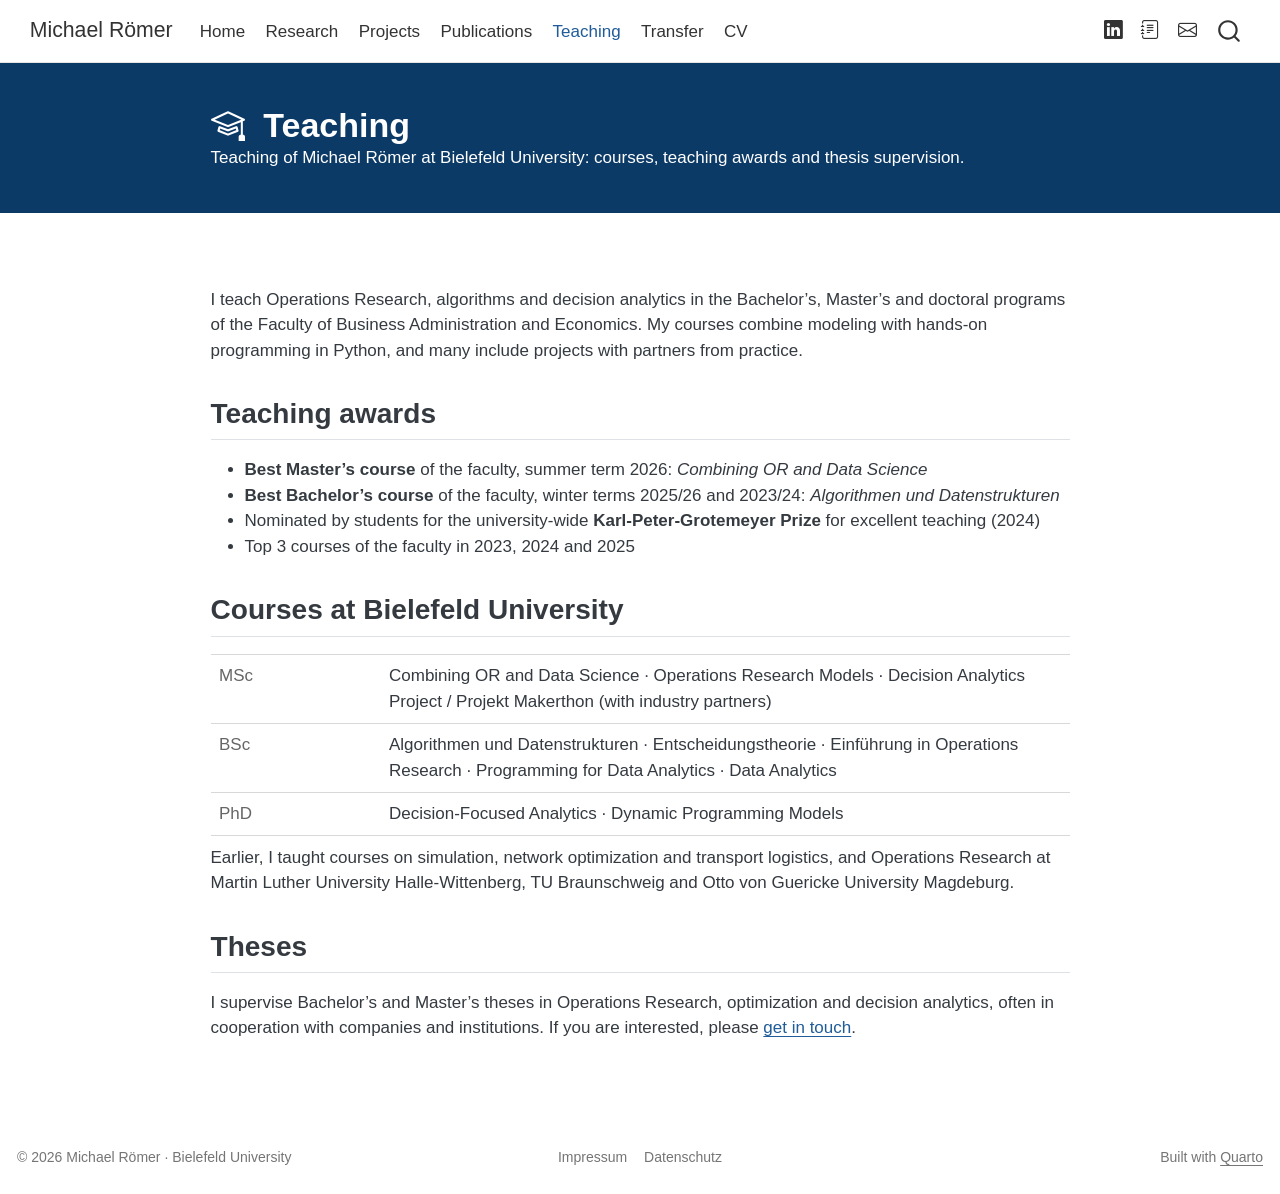
<file: teaching.html>
<!DOCTYPE html>
<html xmlns="http://www.w3.org/1999/xhtml" lang="en" xml:lang="en"><head>

<meta charset="utf-8">
<meta name="generator" content="quarto-1.10.18">

<meta name="viewport" content="width=device-width, initial-scale=1.0, user-scalable=yes">

<meta name="description" content="Teaching of Michael Römer at Bielefeld University: courses, teaching awards and thesis supervision.">

<title>Teaching – Michael Römer</title>
<style>
/* Default styles provided by pandoc.
** See https://pandoc.org/MANUAL.html#variables-for-html for config info.
*/
span.smallcaps{font-variant: small-caps;}
div.columns{display: flex; gap: 1.5em;}
div.column{flex: auto;}
@media screen {
div.columns{gap: min(4vw, 1.5em);}
div.column{overflow-x: auto;}
}
div.hanging-indent{margin-left: 1.5em; text-indent: -1.5em;}
ul.task-list{list-style: none;}
ul.task-list li input[type="checkbox"] {
  width: 0.8em;
  margin: 0 0.8em 0.2em -1em; /* quarto-specific, see https://github.com/quarto-dev/quarto-cli/issues/4556 */ 
  vertical-align: middle;
}
</style>


<script src="site_libs/quarto-nav/quarto-nav.js"></script>
<script src="site_libs/quarto-nav/headroom.min.js"></script>
<script src="site_libs/clipboard/clipboard.min.js"></script>
<script src="site_libs/quarto-search/autocomplete.umd.js"></script>
<script src="site_libs/quarto-search/fuse.min.js"></script>
<script src="site_libs/quarto-search/quarto-search.js"></script>
<meta name="quarto:offset" content="./">
<link href="./images/favicon.svg" rel="icon" type="image/svg+xml">
<script src="site_libs/quarto-html/quarto.js" type="module"></script>
<script src="site_libs/quarto-html/tabsets/tabsets.js" type="module"></script>
<script src="site_libs/quarto-html/popper.min.js"></script>
<script src="site_libs/quarto-html/tippy.umd.min.js"></script>
<script src="site_libs/quarto-html/anchor.min.js"></script>
<link href="site_libs/quarto-html/tippy.css" rel="stylesheet">
<link href="site_libs/quarto-html/quarto-syntax-highlighting-64a204ab8560d761af7679ceaba22944.css" rel="stylesheet" id="quarto-text-highlighting-styles">
<script src="site_libs/bootstrap/bootstrap.min.js"></script>
<link href="site_libs/bootstrap/bootstrap-icons.css" rel="stylesheet">
<link href="site_libs/bootstrap/bootstrap-488d36d0f03247cf3e7aab73ea7719ce.min.css" rel="stylesheet" append-hash="true" id="quarto-bootstrap" data-mode="light">
<script id="quarto-search-options" type="application/json">{
  "location": "navbar",
  "copy-button": false,
  "collapse-after": 3,
  "panel-placement": "end",
  "type": "overlay",
  "limit": 50,
  "keyboard-shortcut": [
    "f",
    "/",
    "s"
  ],
  "show-item-context": false,
  "language": {
    "search-no-results-text": "No results",
    "search-matching-documents-text": "matching documents",
    "search-copy-link-title": "Copy link to search",
    "search-hide-matches-text": "Hide additional matches",
    "search-more-match-text": "more match in this document",
    "search-more-matches-text": "more matches in this document",
    "search-clear-button-title": "Clear",
    "search-text-placeholder": "",
    "search-detached-cancel-button-title": "Cancel",
    "search-submit-button-title": "Submit",
    "search-label": "Search"
  }
}</script>
<style>html{ scroll-behavior: smooth; }</style>
<link rel="icon" type="image/png" sizes="32x32" href="./images/favicon-32.png">
<link rel="apple-touch-icon" href="./images/apple-touch-icon.png">


<meta property="og:title" content="Teaching">
<meta property="og:description" content="Teaching of Michael Römer at Bielefeld University: courses, teaching awards and thesis supervision.">
<meta property="og:image" content="https://michaelroemer.eu/images/portrait.png">
<meta property="og:site_name" content="Michael Römer">
<meta property="og:image:height" content="500">
<meta property="og:image:width" content="500">
</head>

<body class="nav-fixed fullcontent quarto-light">

<div id="quarto-search-results"></div>
  <header id="quarto-header" class="headroom fixed-top quarto-banner">
    <nav class="navbar navbar-expand-lg " data-bs-theme="dark">
      <div class="navbar-container container-fluid">
      <div class="navbar-brand-container mx-auto">
    <a class="navbar-brand" href="./index.html">
    <span class="navbar-title">Michael Römer</span>
    </a>
  </div>
            <div id="quarto-search" class="" title="Search"></div>
          <button class="navbar-toggler" type="button" data-bs-toggle="collapse" data-bs-target="#navbarCollapse" aria-controls="navbarCollapse" role="menu" aria-expanded="false" aria-label="Toggle navigation" onclick="if (window.quartoToggleHeadroom) { window.quartoToggleHeadroom(); }">
  <span class="navbar-toggler-icon"></span>
</button>
          <div class="collapse navbar-collapse" id="navbarCollapse">
            <ul class="navbar-nav navbar-nav-scroll me-auto">
  <li class="nav-item">
    <a class="nav-link" href="./index.html"> 
<span class="menu-text">Home</span></a>
  </li>  
  <li class="nav-item">
    <a class="nav-link" href="./research.html"> 
<span class="menu-text">Research</span></a>
  </li>  
  <li class="nav-item">
    <a class="nav-link" href="./projects.html"> 
<span class="menu-text">Projects</span></a>
  </li>  
  <li class="nav-item">
    <a class="nav-link" href="./publications.html"> 
<span class="menu-text">Publications</span></a>
  </li>  
  <li class="nav-item">
    <a class="nav-link active" href="./teaching.html" aria-current="page"> 
<span class="menu-text">Teaching</span></a>
  </li>  
  <li class="nav-item">
    <a class="nav-link" href="./transfer.html"> 
<span class="menu-text">Transfer</span></a>
  </li>  
  <li class="nav-item">
    <a class="nav-link" href="./cv.html"> 
<span class="menu-text">CV</span></a>
  </li>  
</ul>
            <ul class="navbar-nav navbar-nav-scroll ms-auto">
  <li class="nav-item compact">
    <a class="nav-link" href="https://www.linkedin.com/in/roemeor/"> <i class="bi bi-linkedin" role="img" aria-label="LinkedIn">
</i> 
<span class="menu-text"></span></a>
  </li>  
  <li class="nav-item compact">
    <a class="nav-link" href="https://pub.uni-bielefeld.de/person/199793018"> <i class="bi bi-journal-text" role="img" aria-label="PUB – Bielefeld University">
</i> 
<span class="menu-text"></span></a>
  </li>  
  <li class="nav-item compact">
    <a class="nav-link" href="mailto:michael.roemer@uni-bielefeld.de"> <i class="bi bi-envelope" role="img" aria-label="E-Mail">
</i> 
<span class="menu-text"></span></a>
  </li>  
</ul>
          </div> <!-- /navcollapse -->
            <div class="quarto-navbar-tools">
</div>
      </div> <!-- /container-fluid -->
    </nav>
</header>
<!-- content -->
<header id="title-block-header" class="quarto-title-block default page-columns page-full">
  <div class="quarto-title-banner page-columns page-full">
    <div class="quarto-title column-body">
      <h1 class="title"><span class="bi bi-mortarboard"></span> Teaching</h1>
                  <div>
        <div class="description">
          Teaching of Michael Römer at Bielefeld University: courses, teaching awards and thesis supervision.
        </div>
      </div>
                </div>
  </div>
    
  
  <div class="quarto-title-meta">

      
    
      
    </div>
    
  
  </header><div id="quarto-content" class="quarto-container page-columns page-rows-contents page-layout-article page-navbar">
<!-- sidebar -->
<!-- margin-sidebar -->
    
<!-- main -->
<main class="content quarto-banner-title-block" id="quarto-document-content">





<p>I teach Operations Research, algorithms and decision analytics in the Bachelor’s, Master’s and doctoral programs of the Faculty of Business Administration and Economics. My courses combine modeling with hands-on programming in Python, and many include projects with partners from practice.</p>
<section id="teaching-awards" class="level2">
<h2 class="anchored" data-anchor-id="teaching-awards">Teaching awards</h2>
<ul>
<li><strong>Best Master’s course</strong> of the faculty, summer term 2026: <em>Combining OR and Data Science</em></li>
<li><strong>Best Bachelor’s course</strong> of the faculty, winter terms 2025/26 and 2023/24: <em>Algorithmen und Datenstrukturen</em></li>
<li>Nominated by students for the university-wide <strong>Karl-Peter-Grotemeyer Prize</strong> for excellent teaching (2024)</li>
<li>Top 3 courses of the faculty in 2023, 2024 and 2025</li>
</ul>
</section>
<section id="courses-at-bielefeld-university" class="level2">
<h2 class="anchored" data-anchor-id="courses-at-bielefeld-university">Courses at Bielefeld University</h2>
<div class="cv">
<table class="caption-top table">
<colgroup>
<col style="width: 50%">
<col style="width: 50%">
</colgroup>
<tbody>
<tr class="odd">
<td>MSc</td>
<td>Combining OR and Data Science · Operations Research Models · Decision Analytics Project / Projekt Makerthon (with industry partners)</td>
</tr>
<tr class="even">
<td>BSc</td>
<td>Algorithmen und Datenstrukturen · Entscheidungstheorie · Einführung in Operations Research · Programming for Data Analytics · Data Analytics</td>
</tr>
<tr class="odd">
<td>PhD</td>
<td>Decision-Focused Analytics · Dynamic Programming Models</td>
</tr>
</tbody>
</table>
</div>
<p>Earlier, I taught courses on simulation, network optimization and transport logistics, and Operations Research at Martin Luther University Halle-Wittenberg, TU Braunschweig and Otto von Guericke University Magdeburg.</p>
</section>
<section id="theses" class="level2">
<h2 class="anchored" data-anchor-id="theses">Theses</h2>
<p>I supervise Bachelor’s and Master’s theses in Operations Research, optimization and decision analytics, often in cooperation with companies and institutions. If you are interested, please <a href="mailto:michael.roemer@uni-bielefeld.de">get in touch</a>.</p>


</section>

</main> <!-- /main -->
<script id="quarto-html-after-body" type="application/javascript">
  window.document.addEventListener("DOMContentLoaded", function (event) {
    const icon = "";
    const anchorJS = new window.AnchorJS();
    anchorJS.options = {
      placement: 'right',
      icon: icon
    };
    anchorJS.add('.anchored');
    const isCodeAnnotation = (el) => {
      for (const clz of el.classList) {
        if (clz.startsWith('code-annotation-')) {                     
          return true;
        }
      }
      return false;
    }
    const onCopySuccess = function(e) {
      // button target
      const button = e.trigger;
      // don't keep focus
      button.blur();
      // flash "checked"
      button.classList.add('code-copy-button-checked');
      var currentTitle = button.getAttribute("title");
      button.setAttribute("title", "Copied!");
      let tooltip;
      if (window.bootstrap) {
        button.setAttribute("data-bs-toggle", "tooltip");
        button.setAttribute("data-bs-placement", "left");
        button.setAttribute("data-bs-title", "Copied!");
        tooltip = new bootstrap.Tooltip(button, 
          { trigger: "manual", 
            customClass: "code-copy-button-tooltip",
            offset: [0, -8]});
        tooltip.show();    
      }
      setTimeout(function() {
        if (tooltip) {
          tooltip.hide();
          button.removeAttribute("data-bs-title");
          button.removeAttribute("data-bs-toggle");
          button.removeAttribute("data-bs-placement");
        }
        button.setAttribute("title", currentTitle);
        button.classList.remove('code-copy-button-checked');
      }, 1000);
      // clear code selection
      e.clearSelection();
    }
    const getTextToCopy = function(trigger) {
      const outerScaffold = trigger.parentElement.cloneNode(true);
      const codeEl = outerScaffold.querySelector('code');
      for (const childEl of codeEl.children) {
        if (isCodeAnnotation(childEl)) {
          childEl.remove();
        }
      }
      return codeEl.innerText;
    }
    const clipboard = new window.ClipboardJS('.code-copy-button:not([data-in-quarto-modal])', {
      text: getTextToCopy
    });
    clipboard.on('success', onCopySuccess);
    if (window.document.getElementById('quarto-embedded-source-code-modal')) {
      const clipboardModal = new window.ClipboardJS('.code-copy-button[data-in-quarto-modal]', {
        text: getTextToCopy,
        container: window.document.getElementById('quarto-embedded-source-code-modal')
      });
      clipboardModal.on('success', onCopySuccess);
    }
      var localhostRegex = new RegExp(/^(?:http|https):\/\/localhost\:?[0-9]*\//);
      var mailtoRegex = new RegExp(/^mailto:/);
        var filterRegex = new RegExp("https:\/\/michaelroemer\.eu");
      var isInternal = (href) => {
          return filterRegex.test(href) || localhostRegex.test(href) || mailtoRegex.test(href);
      }
      // Inspect non-navigation links and adorn them if external
     var links = window.document.querySelectorAll('a[href]:not(.nav-link):not(.navbar-brand):not(.toc-action):not(.sidebar-link):not(.sidebar-item-toggle):not(.pagination-link):not(.no-external):not([aria-hidden]):not(.dropdown-item):not(.quarto-navigation-tool):not(.about-link)');
      for (var i=0; i<links.length; i++) {
        const link = links[i];
        if (!isInternal(link.href)) {
          // undo the damage that might have been done by quarto-nav.js in the case of
          // links that we want to consider external
          if (link.dataset.originalHref !== undefined) {
            link.href = link.dataset.originalHref;
          }
        }
      }
    function tippyHover(el, contentFn, onTriggerFn, onUntriggerFn) {
      const config = {
        allowHTML: true,
        maxWidth: 500,
        delay: 100,
        arrow: false,
        appendTo: function(el) {
            return el.parentElement;
        },
        interactive: true,
        interactiveBorder: 10,
        theme: 'quarto',
        placement: 'bottom-start',
      };
      if (contentFn) {
        config.content = contentFn;
      }
      if (onTriggerFn) {
        config.onTrigger = onTriggerFn;
      }
      if (onUntriggerFn) {
        config.onUntrigger = onUntriggerFn;
      }
      window.tippy(el, config); 
    }
    const noterefs = window.document.querySelectorAll('a[role="doc-noteref"]');
    for (var i=0; i<noterefs.length; i++) {
      const ref = noterefs[i];
      tippyHover(ref, function() {
        // use id or data attribute instead here
        let href = ref.getAttribute('data-footnote-href') || ref.getAttribute('href');
        try { href = new URL(href).hash; } catch {}
        const id = href.replace(/^#\/?/, "");
        const note = window.document.getElementById(id);
        if (note) {
          return note.innerHTML;
        } else {
          return "";
        }
      });
    }
    const xrefs = window.document.querySelectorAll('a.quarto-xref');
    const processXRef = (id, note) => {
      // Strip column container classes
      const stripColumnClz = (el) => {
        el.classList.remove("page-full", "page-columns");
        if (el.children) {
          for (const child of el.children) {
            stripColumnClz(child);
          }
        }
      }
      stripColumnClz(note)
      if (id === null || id.startsWith('sec-')) {
        // Special case sections, only their first couple elements
        const container = document.createElement("div");
        if (note.children && note.children.length > 2) {
          container.appendChild(note.children[0].cloneNode(true));
          for (let i = 1; i < note.children.length; i++) {
            const child = note.children[i];
            if (child.tagName === "P" && child.innerText === "") {
              continue;
            } else {
              container.appendChild(child.cloneNode(true));
              break;
            }
          }
          if (window.Quarto?.typesetMath) {
            window.Quarto.typesetMath(container);
          }
          return container.innerHTML
        } else {
          if (window.Quarto?.typesetMath) {
            window.Quarto.typesetMath(note);
          }
          return note.innerHTML;
        }
      } else {
        // Remove any anchor links if they are present
        const anchorLink = note.querySelector('a.anchorjs-link');
        if (anchorLink) {
          anchorLink.remove();
        }
        if (window.Quarto?.typesetMath) {
          window.Quarto.typesetMath(note);
        }
        if (note.classList.contains("callout")) {
          return note.outerHTML;
        } else {
          return note.innerHTML;
        }
      }
    }
    for (var i=0; i<xrefs.length; i++) {
      const xref = xrefs[i];
      tippyHover(xref, undefined, function(instance) {
        instance.disable();
        let url = xref.getAttribute('href');
        let hash = undefined; 
        if (url.startsWith('#')) {
          hash = url;
        } else {
          try { hash = new URL(url).hash; } catch {}
        }
        if (hash) {
          const id = hash.replace(/^#\/?/, "");
          const note = window.document.getElementById(id);
          if (note !== null) {
            try {
              const html = processXRef(id, note.cloneNode(true));
              instance.setContent(html);
            } finally {
              instance.enable();
              instance.show();
            }
          } else {
            // See if we can fetch this
            fetch(url.split('#')[0])
            .then(res => res.text())
            .then(html => {
              const parser = new DOMParser();
              const htmlDoc = parser.parseFromString(html, "text/html");
              const note = htmlDoc.getElementById(id);
              if (note !== null) {
                const html = processXRef(id, note);
                instance.setContent(html);
              } 
            }).finally(() => {
              instance.enable();
              instance.show();
            });
          }
        } else {
          // See if we can fetch a full url (with no hash to target)
          // This is a special case and we should probably do some content thinning / targeting
          fetch(url)
          .then(res => res.text())
          .then(html => {
            const parser = new DOMParser();
            const htmlDoc = parser.parseFromString(html, "text/html");
            const note = htmlDoc.querySelector('main.content');
            if (note !== null) {
              // This should only happen for chapter cross references
              // (since there is no id in the URL)
              // remove the first header
              if (note.children.length > 0 && note.children[0].tagName === "HEADER") {
                note.children[0].remove();
              }
              const html = processXRef(null, note);
              instance.setContent(html);
            } 
          }).finally(() => {
            instance.enable();
            instance.show();
          });
        }
      }, function(instance) {
      });
    }
        let selectedAnnoteEl;
        const selectorForAnnotation = ( cell, annotation) => {
          let cellAttr = 'data-code-cell="' + cell + '"';
          let lineAttr = 'data-code-annotation="' +  annotation + '"';
          const selector = 'span[' + cellAttr + '][' + lineAttr + ']';
          return selector;
        }
        const selectCodeLines = (annoteEl) => {
          const doc = window.document;
          const targetCell = annoteEl.getAttribute("data-target-cell");
          const targetAnnotation = annoteEl.getAttribute("data-target-annotation");
          const annoteSpan = window.document.querySelector(selectorForAnnotation(targetCell, targetAnnotation));
          const lines = annoteSpan.getAttribute("data-code-lines").split(",");
          const lineIds = lines.map((line) => {
            return targetCell + "-" + line;
          })
          let top = null;
          let height = null;
          let parent = null;
          if (lineIds.length > 0) {
              //compute the position of the single el (top and bottom and make a div)
              const el = window.document.getElementById(lineIds[0]);
              top = el.offsetTop;
              height = el.offsetHeight;
              parent = el.parentElement.parentElement;
            if (lineIds.length > 1) {
              const lastEl = window.document.getElementById(lineIds[lineIds.length - 1]);
              const bottom = lastEl.offsetTop + lastEl.offsetHeight;
              height = bottom - top;
            }
            if (top !== null && height !== null && parent !== null) {
              // cook up a div (if necessary) and position it 
              let div = window.document.getElementById("code-annotation-line-highlight");
              if (div === null) {
                div = window.document.createElement("div");
                div.setAttribute("id", "code-annotation-line-highlight");
                div.style.position = 'absolute';
                parent.appendChild(div);
              }
              div.style.top = top - 2 + "px";
              div.style.height = height + 4 + "px";
              div.style.left = 0;
              let gutterDiv = window.document.getElementById("code-annotation-line-highlight-gutter");
              if (gutterDiv === null) {
                gutterDiv = window.document.createElement("div");
                gutterDiv.setAttribute("id", "code-annotation-line-highlight-gutter");
                gutterDiv.style.position = 'absolute';
                const codeCell = window.document.getElementById(targetCell);
                const gutter = codeCell.querySelector('.code-annotation-gutter');
                gutter.appendChild(gutterDiv);
              }
              gutterDiv.style.top = top - 2 + "px";
              gutterDiv.style.height = height + 4 + "px";
            }
            selectedAnnoteEl = annoteEl;
          }
        };
        const unselectCodeLines = () => {
          const elementsIds = ["code-annotation-line-highlight", "code-annotation-line-highlight-gutter"];
          elementsIds.forEach((elId) => {
            const div = window.document.getElementById(elId);
            if (div) {
              div.remove();
            }
          });
          selectedAnnoteEl = undefined;
        };
          // Handle positioning of the toggle
      window.addEventListener(
        "resize",
        throttle(() => {
          elRect = undefined;
          if (selectedAnnoteEl) {
            selectCodeLines(selectedAnnoteEl);
          }
        }, 10)
      );
      function throttle(fn, ms) {
      let throttle = false;
      let timer;
        return (...args) => {
          if(!throttle) { // first call gets through
              fn.apply(this, args);
              throttle = true;
          } else { // all the others get throttled
              if(timer) clearTimeout(timer); // cancel #2
              timer = setTimeout(() => {
                fn.apply(this, args);
                timer = throttle = false;
              }, ms);
          }
        };
      }
        // Attach click handler to the DT
        const annoteDls = window.document.querySelectorAll('dt[data-target-cell]');
        for (const annoteDlNode of annoteDls) {
          annoteDlNode.addEventListener('click', (event) => {
            const clickedEl = event.target;
            if (clickedEl !== selectedAnnoteEl) {
              unselectCodeLines();
              const activeEl = window.document.querySelector('dt[data-target-cell].code-annotation-active');
              if (activeEl) {
                activeEl.classList.remove('code-annotation-active');
              }
              selectCodeLines(clickedEl);
              clickedEl.classList.add('code-annotation-active');
            } else {
              // Unselect the line
              unselectCodeLines();
              clickedEl.classList.remove('code-annotation-active');
            }
          });
        }
    const findCites = (el) => {
      const parentEl = el.parentElement;
      if (parentEl) {
        const cites = parentEl.dataset.cites;
        if (cites) {
          return {
            el,
            cites: cites.split(' ')
          };
        } else {
          return findCites(el.parentElement)
        }
      } else {
        return undefined;
      }
    };
    var bibliorefs = window.document.querySelectorAll('a[role="doc-biblioref"]');
    for (var i=0; i<bibliorefs.length; i++) {
      const ref = bibliorefs[i];
      const citeInfo = findCites(ref);
      if (citeInfo) {
        tippyHover(citeInfo.el, function() {
          var popup = window.document.createElement('div');
          citeInfo.cites.forEach(function(cite) {
            var citeDiv = window.document.createElement('div');
            citeDiv.classList.add('hanging-indent');
            citeDiv.classList.add('csl-entry');
            var biblioDiv = window.document.getElementById('ref-' + cite);
            if (biblioDiv) {
              citeDiv.innerHTML = biblioDiv.innerHTML;
            }
            popup.appendChild(citeDiv);
          });
          return popup.innerHTML;
        });
      }
    }
  });
  </script>
</div> <!-- /content -->
<footer class="footer">
  <div class="nav-footer">
    <div class="nav-footer-left">
<p>© 2026 Michael Römer · Bielefeld University</p>
</div>   
    <div class="nav-footer-center">
      <ul class="footer-items list-unstyled">
    <li class="nav-item">
    <a class="nav-link" href="./impressum.html">
<p>Impressum</p>
</a>
  </li>  
    <li class="nav-item">
    <a class="nav-link" href="./datenschutz.html">
<p>Datenschutz</p>
</a>
  </li>  
</ul>
    </div>
    <div class="nav-footer-right">
<p>Built with <a href="https://quarto.org">Quarto</a></p>
</div>
  </div>
</footer>




<script src="site_libs/quarto-html/zenscroll-min.js"></script>
</body></html>
</file>
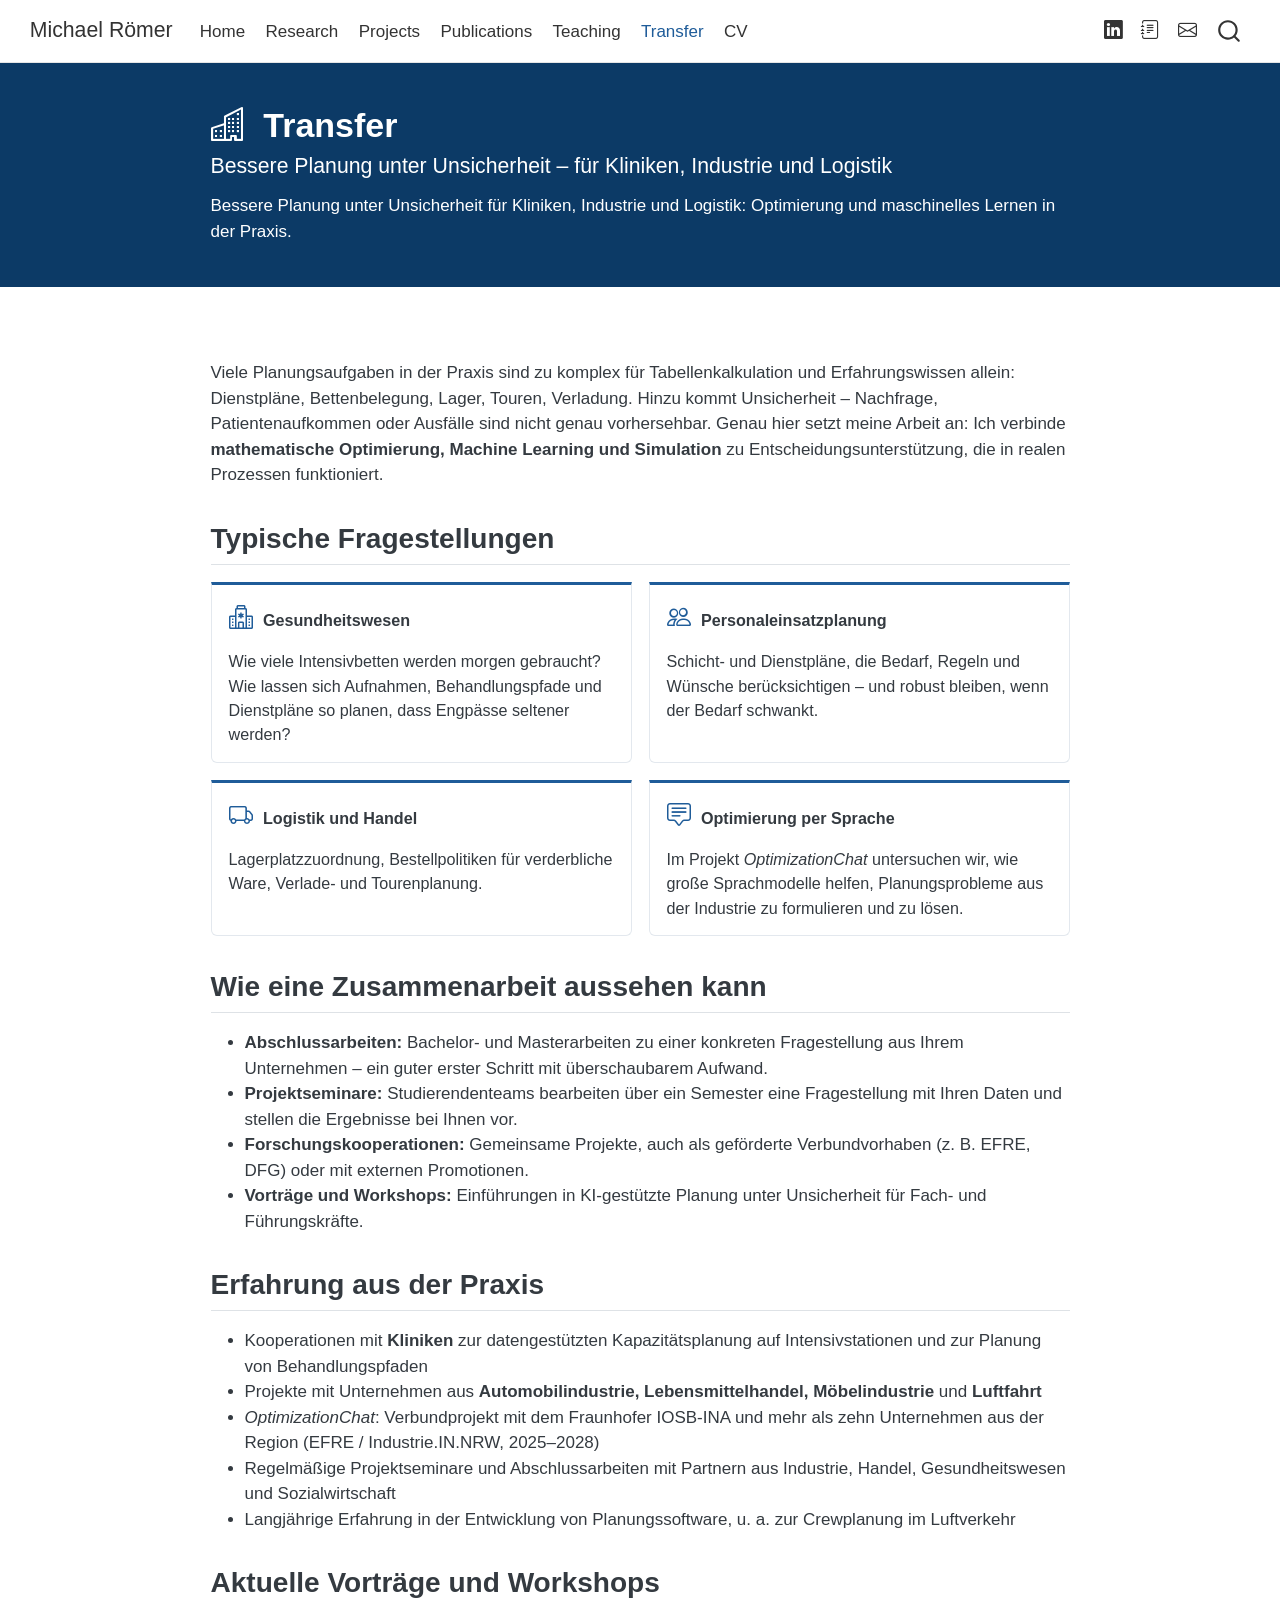
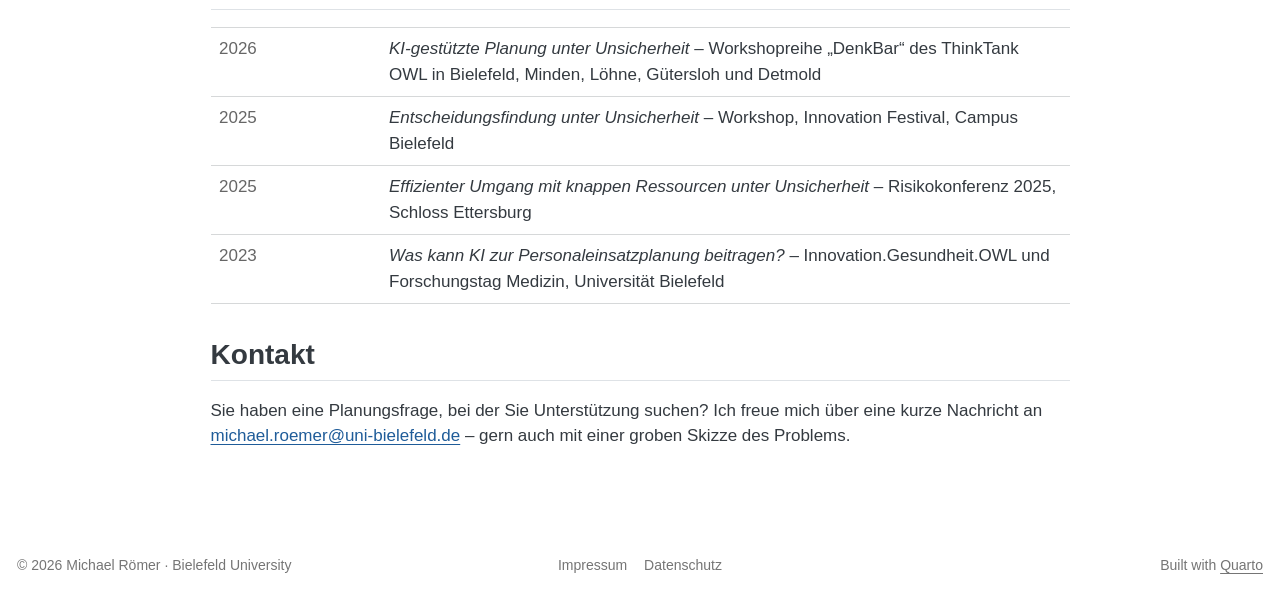
<file: transfer.html>
<!DOCTYPE html>
<html xmlns="http://www.w3.org/1999/xhtml" lang="de" xml:lang="de"><head>

<meta charset="utf-8">
<meta name="generator" content="quarto-1.10.18">

<meta name="viewport" content="width=device-width, initial-scale=1.0, user-scalable=yes">

<meta name="description" content="Bessere Planung unter Unsicherheit für Kliniken, Industrie und Logistik: Optimierung und maschinelles Lernen in der Praxis.">

<title>Transfer – Michael Römer</title>
<style>
/* Default styles provided by pandoc.
** See https://pandoc.org/MANUAL.html#variables-for-html for config info.
*/
span.smallcaps{font-variant: small-caps;}
div.columns{display: flex; gap: 1.5em;}
div.column{flex: auto;}
@media screen {
div.columns{gap: min(4vw, 1.5em);}
div.column{overflow-x: auto;}
}
div.hanging-indent{margin-left: 1.5em; text-indent: -1.5em;}
ul.task-list{list-style: none;}
ul.task-list li input[type="checkbox"] {
  width: 0.8em;
  margin: 0 0.8em 0.2em -1em; /* quarto-specific, see https://github.com/quarto-dev/quarto-cli/issues/4556 */ 
  vertical-align: middle;
}
</style>


<script src="site_libs/quarto-nav/quarto-nav.js"></script>
<script src="site_libs/quarto-nav/headroom.min.js"></script>
<script src="site_libs/clipboard/clipboard.min.js"></script>
<script src="site_libs/quarto-search/autocomplete.umd.js"></script>
<script src="site_libs/quarto-search/fuse.min.js"></script>
<script src="site_libs/quarto-search/quarto-search.js"></script>
<meta name="quarto:offset" content="./">
<link href="./images/favicon.svg" rel="icon" type="image/svg+xml">
<script src="site_libs/quarto-html/quarto.js" type="module"></script>
<script src="site_libs/quarto-html/tabsets/tabsets.js" type="module"></script>
<script src="site_libs/quarto-html/popper.min.js"></script>
<script src="site_libs/quarto-html/tippy.umd.min.js"></script>
<script src="site_libs/quarto-html/anchor.min.js"></script>
<link href="site_libs/quarto-html/tippy.css" rel="stylesheet">
<link href="site_libs/quarto-html/quarto-syntax-highlighting-64a204ab8560d761af7679ceaba22944.css" rel="stylesheet" id="quarto-text-highlighting-styles">
<script src="site_libs/bootstrap/bootstrap.min.js"></script>
<link href="site_libs/bootstrap/bootstrap-icons.css" rel="stylesheet">
<link href="site_libs/bootstrap/bootstrap-488d36d0f03247cf3e7aab73ea7719ce.min.css" rel="stylesheet" append-hash="true" id="quarto-bootstrap" data-mode="light">
<script id="quarto-search-options" type="application/json">{
  "location": "navbar",
  "copy-button": false,
  "collapse-after": 3,
  "panel-placement": "end",
  "type": "overlay",
  "limit": 50,
  "keyboard-shortcut": [
    "f",
    "/",
    "s"
  ],
  "show-item-context": false,
  "language": {
    "search-no-results-text": "Keine Treffer",
    "search-matching-documents-text": "Treffer",
    "search-copy-link-title": "Link in die Suche kopieren",
    "search-hide-matches-text": "Zusätzliche Treffer verbergen",
    "search-more-match-text": "weitere Treffer in diesem Dokument",
    "search-more-matches-text": "weitere Treffer in diesem Dokument",
    "search-clear-button-title": "Zurücksetzen",
    "search-text-placeholder": "",
    "search-detached-cancel-button-title": "Abbrechen",
    "search-submit-button-title": "Abschicken",
    "search-label": "Suchen"
  }
}</script>
<style>html{ scroll-behavior: smooth; }</style>
<link rel="icon" type="image/png" sizes="32x32" href="./images/favicon-32.png">
<link rel="apple-touch-icon" href="./images/apple-touch-icon.png">


<meta property="og:title" content="Transfer">
<meta property="og:description" content="Bessere Planung unter Unsicherheit für Kliniken, Industrie und Logistik: Optimierung und maschinelles Lernen in der Praxis.">
<meta property="og:image" content="https://michaelroemer.eu/images/portrait.png">
<meta property="og:site_name" content="Michael Römer">
<meta property="og:image:height" content="500">
<meta property="og:image:width" content="500">
</head>

<body class="nav-fixed fullcontent quarto-light">

<div id="quarto-search-results"></div>
  <header id="quarto-header" class="headroom fixed-top quarto-banner">
    <nav class="navbar navbar-expand-lg " data-bs-theme="dark">
      <div class="navbar-container container-fluid">
      <div class="navbar-brand-container mx-auto">
    <a class="navbar-brand" href="./index.html">
    <span class="navbar-title">Michael Römer</span>
    </a>
  </div>
            <div id="quarto-search" class="" title="Suchen"></div>
          <button class="navbar-toggler" type="button" data-bs-toggle="collapse" data-bs-target="#navbarCollapse" aria-controls="navbarCollapse" role="menu" aria-expanded="false" aria-label="Navigation umschalten" onclick="if (window.quartoToggleHeadroom) { window.quartoToggleHeadroom(); }">
  <span class="navbar-toggler-icon"></span>
</button>
          <div class="collapse navbar-collapse" id="navbarCollapse">
            <ul class="navbar-nav navbar-nav-scroll me-auto">
  <li class="nav-item">
    <a class="nav-link" href="./index.html"> 
<span class="menu-text">Home</span></a>
  </li>  
  <li class="nav-item">
    <a class="nav-link" href="./research.html"> 
<span class="menu-text">Research</span></a>
  </li>  
  <li class="nav-item">
    <a class="nav-link" href="./projects.html"> 
<span class="menu-text">Projects</span></a>
  </li>  
  <li class="nav-item">
    <a class="nav-link" href="./publications.html"> 
<span class="menu-text">Publications</span></a>
  </li>  
  <li class="nav-item">
    <a class="nav-link" href="./teaching.html"> 
<span class="menu-text">Teaching</span></a>
  </li>  
  <li class="nav-item">
    <a class="nav-link active" href="./transfer.html" aria-current="page"> 
<span class="menu-text">Transfer</span></a>
  </li>  
  <li class="nav-item">
    <a class="nav-link" href="./cv.html"> 
<span class="menu-text">CV</span></a>
  </li>  
</ul>
            <ul class="navbar-nav navbar-nav-scroll ms-auto">
  <li class="nav-item compact">
    <a class="nav-link" href="https://www.linkedin.com/in/roemeor/"> <i class="bi bi-linkedin" role="img" aria-label="LinkedIn">
</i> 
<span class="menu-text"></span></a>
  </li>  
  <li class="nav-item compact">
    <a class="nav-link" href="https://pub.uni-bielefeld.de/person/199793018"> <i class="bi bi-journal-text" role="img" aria-label="PUB – Bielefeld University">
</i> 
<span class="menu-text"></span></a>
  </li>  
  <li class="nav-item compact">
    <a class="nav-link" href="mailto:michael.roemer@uni-bielefeld.de"> <i class="bi bi-envelope" role="img" aria-label="E-Mail">
</i> 
<span class="menu-text"></span></a>
  </li>  
</ul>
          </div> <!-- /navcollapse -->
            <div class="quarto-navbar-tools">
</div>
      </div> <!-- /container-fluid -->
    </nav>
</header>
<!-- content -->
<header id="title-block-header" class="quarto-title-block default page-columns page-full">
  <div class="quarto-title-banner page-columns page-full">
    <div class="quarto-title column-body">
      <h1 class="title"><span class="bi bi-buildings"></span> Transfer</h1>
            <p class="subtitle lead">Bessere Planung unter Unsicherheit – für Kliniken, Industrie und Logistik</p>
                  <div>
        <div class="description">
          Bessere Planung unter Unsicherheit für Kliniken, Industrie und Logistik: Optimierung und maschinelles Lernen in der Praxis.
        </div>
      </div>
                </div>
  </div>
    
  
  <div class="quarto-title-meta">

      
    
      
    </div>
    
  
  </header><div id="quarto-content" class="quarto-container page-columns page-rows-contents page-layout-article page-navbar">
<!-- sidebar -->
<!-- margin-sidebar -->
    
<!-- main -->
<main class="content quarto-banner-title-block" id="quarto-document-content">





<p>Viele Planungsaufgaben in der Praxis sind zu komplex für Tabellenkalkulation und Erfahrungswissen allein: Dienstpläne, Bettenbelegung, Lager, Touren, Verladung. Hinzu kommt Unsicherheit – Nachfrage, Patientenaufkommen oder Ausfälle sind nicht genau vorhersehbar. Genau hier setzt meine Arbeit an: Ich verbinde <strong>mathematische Optimierung, Machine Learning und Simulation</strong> zu Entscheidungsunterstützung, die in realen Prozessen funktioniert.</p>
<section id="typische-fragestellungen" class="level2">
<h2 class="anchored" data-anchor-id="typische-fragestellungen">Typische Fragestellungen</h2>
<div class="lines">
<div class="line line-featured">
<p><span class="bi bi-hospital"></span> <strong>Gesundheitswesen</strong></p>
<p>Wie viele Intensivbetten werden morgen gebraucht? Wie lassen sich Aufnahmen, Behandlungspfade und Dienstpläne so planen, dass Engpässe seltener werden?</p>
</div>
<div class="line">
<p><span class="bi bi-people"></span> <strong>Personaleinsatzplanung</strong></p>
<p>Schicht- und Dienstpläne, die Bedarf, Regeln und Wünsche berücksichtigen – und robust bleiben, wenn der Bedarf schwankt.</p>
</div>
<div class="line">
<p><span class="bi bi-truck"></span> <strong>Logistik und Handel</strong></p>
<p>Lagerplatzzuordnung, Bestellpolitiken für verderbliche Ware, Verlade- und Tourenplanung.</p>
</div>
<div class="line">
<p><span class="bi bi-chat-square-text"></span> <strong>Optimierung per Sprache</strong></p>
<p>Im Projekt <em>OptimizationChat</em> untersuchen wir, wie große Sprachmodelle helfen, Planungsprobleme aus der Industrie zu formulieren und zu lösen.</p>
</div>
</div>
</section>
<section id="wie-eine-zusammenarbeit-aussehen-kann" class="level2">
<h2 class="anchored" data-anchor-id="wie-eine-zusammenarbeit-aussehen-kann">Wie eine Zusammenarbeit aussehen kann</h2>
<ul>
<li><strong>Abschlussarbeiten:</strong> Bachelor- und Masterarbeiten zu einer konkreten Fragestellung aus Ihrem Unternehmen – ein guter erster Schritt mit überschaubarem Aufwand.</li>
<li><strong>Projektseminare:</strong> Studierendenteams bearbeiten über ein Semester eine Fragestellung mit Ihren Daten und stellen die Ergebnisse bei Ihnen vor.</li>
<li><strong>Forschungskooperationen:</strong> Gemeinsame Projekte, auch als geförderte Verbundvorhaben (z. B. EFRE, DFG) oder mit externen Promotionen.</li>
<li><strong>Vorträge und Workshops:</strong> Einführungen in KI-gestützte Planung unter Unsicherheit für Fach- und Führungskräfte.</li>
</ul>
</section>
<section id="erfahrung-aus-der-praxis" class="level2">
<h2 class="anchored" data-anchor-id="erfahrung-aus-der-praxis">Erfahrung aus der Praxis</h2>
<ul>
<li>Kooperationen mit <strong>Kliniken</strong> zur datengestützten Kapazitätsplanung auf Intensivstationen und zur Planung von Behandlungspfaden</li>
<li>Projekte mit Unternehmen aus <strong>Automobilindustrie, Lebensmittelhandel, Möbelindustrie</strong> und <strong>Luftfahrt</strong></li>
<li><em>OptimizationChat</em>: Verbundprojekt mit dem Fraunhofer IOSB-INA und mehr als zehn Unternehmen aus der Region (EFRE / Industrie.IN.NRW, 2025–2028)</li>
<li>Regelmäßige Projektseminare und Abschlussarbeiten mit Partnern aus Industrie, Handel, Gesundheitswesen und Sozialwirtschaft</li>
<li>Langjährige Erfahrung in der Entwicklung von Planungssoftware, u. a. zur Crewplanung im Luftverkehr</li>
</ul>
</section>
<section id="aktuelle-vorträge-und-workshops" class="level2">
<h2 class="anchored" data-anchor-id="aktuelle-vorträge-und-workshops">Aktuelle Vorträge und Workshops</h2>
<div class="cv">
<table class="caption-top table">
<colgroup>
<col style="width: 50%">
<col style="width: 50%">
</colgroup>
<tbody>
<tr class="odd">
<td>2026</td>
<td><em>KI-gestützte Planung unter Unsicherheit</em> – Workshopreihe „DenkBar“ des ThinkTank OWL in Bielefeld, Minden, Löhne, Gütersloh und Detmold</td>
</tr>
<tr class="even">
<td>2025</td>
<td><em>Entscheidungsfindung unter Unsicherheit</em> – Workshop, Innovation Festival, Campus Bielefeld</td>
</tr>
<tr class="odd">
<td>2025</td>
<td><em>Effizienter Umgang mit knappen Ressourcen unter Unsicherheit</em> – Risikokonferenz 2025, Schloss Ettersburg</td>
</tr>
<tr class="even">
<td>2023</td>
<td><em>Was kann KI zur Personaleinsatzplanung beitragen?</em> – Innovation.Gesundheit.OWL und Forschungstag Medizin, Universität Bielefeld</td>
</tr>
</tbody>
</table>
</div>
</section>
<section id="kontakt" class="level2">
<h2 class="anchored" data-anchor-id="kontakt">Kontakt</h2>
<p>Sie haben eine Planungsfrage, bei der Sie Unterstützung suchen? Ich freue mich über eine kurze Nachricht an <a href="mailto:michael.roemer@uni-bielefeld.de">michael.roemer@uni-bielefeld.de</a> – gern auch mit einer groben Skizze des Problems.</p>


</section>

</main> <!-- /main -->
<script id="quarto-html-after-body" type="application/javascript">
  window.document.addEventListener("DOMContentLoaded", function (event) {
    const icon = "";
    const anchorJS = new window.AnchorJS();
    anchorJS.options = {
      placement: 'right',
      icon: icon
    };
    anchorJS.add('.anchored');
    const isCodeAnnotation = (el) => {
      for (const clz of el.classList) {
        if (clz.startsWith('code-annotation-')) {                     
          return true;
        }
      }
      return false;
    }
    const onCopySuccess = function(e) {
      // button target
      const button = e.trigger;
      // don't keep focus
      button.blur();
      // flash "checked"
      button.classList.add('code-copy-button-checked');
      var currentTitle = button.getAttribute("title");
      button.setAttribute("title", "Kopiert");
      let tooltip;
      if (window.bootstrap) {
        button.setAttribute("data-bs-toggle", "tooltip");
        button.setAttribute("data-bs-placement", "left");
        button.setAttribute("data-bs-title", "Kopiert");
        tooltip = new bootstrap.Tooltip(button, 
          { trigger: "manual", 
            customClass: "code-copy-button-tooltip",
            offset: [0, -8]});
        tooltip.show();    
      }
      setTimeout(function() {
        if (tooltip) {
          tooltip.hide();
          button.removeAttribute("data-bs-title");
          button.removeAttribute("data-bs-toggle");
          button.removeAttribute("data-bs-placement");
        }
        button.setAttribute("title", currentTitle);
        button.classList.remove('code-copy-button-checked');
      }, 1000);
      // clear code selection
      e.clearSelection();
    }
    const getTextToCopy = function(trigger) {
      const outerScaffold = trigger.parentElement.cloneNode(true);
      const codeEl = outerScaffold.querySelector('code');
      for (const childEl of codeEl.children) {
        if (isCodeAnnotation(childEl)) {
          childEl.remove();
        }
      }
      return codeEl.innerText;
    }
    const clipboard = new window.ClipboardJS('.code-copy-button:not([data-in-quarto-modal])', {
      text: getTextToCopy
    });
    clipboard.on('success', onCopySuccess);
    if (window.document.getElementById('quarto-embedded-source-code-modal')) {
      const clipboardModal = new window.ClipboardJS('.code-copy-button[data-in-quarto-modal]', {
        text: getTextToCopy,
        container: window.document.getElementById('quarto-embedded-source-code-modal')
      });
      clipboardModal.on('success', onCopySuccess);
    }
      var localhostRegex = new RegExp(/^(?:http|https):\/\/localhost\:?[0-9]*\//);
      var mailtoRegex = new RegExp(/^mailto:/);
        var filterRegex = new RegExp("https:\/\/michaelroemer\.eu");
      var isInternal = (href) => {
          return filterRegex.test(href) || localhostRegex.test(href) || mailtoRegex.test(href);
      }
      // Inspect non-navigation links and adorn them if external
     var links = window.document.querySelectorAll('a[href]:not(.nav-link):not(.navbar-brand):not(.toc-action):not(.sidebar-link):not(.sidebar-item-toggle):not(.pagination-link):not(.no-external):not([aria-hidden]):not(.dropdown-item):not(.quarto-navigation-tool):not(.about-link)');
      for (var i=0; i<links.length; i++) {
        const link = links[i];
        if (!isInternal(link.href)) {
          // undo the damage that might have been done by quarto-nav.js in the case of
          // links that we want to consider external
          if (link.dataset.originalHref !== undefined) {
            link.href = link.dataset.originalHref;
          }
        }
      }
    function tippyHover(el, contentFn, onTriggerFn, onUntriggerFn) {
      const config = {
        allowHTML: true,
        maxWidth: 500,
        delay: 100,
        arrow: false,
        appendTo: function(el) {
            return el.parentElement;
        },
        interactive: true,
        interactiveBorder: 10,
        theme: 'quarto',
        placement: 'bottom-start',
      };
      if (contentFn) {
        config.content = contentFn;
      }
      if (onTriggerFn) {
        config.onTrigger = onTriggerFn;
      }
      if (onUntriggerFn) {
        config.onUntrigger = onUntriggerFn;
      }
      window.tippy(el, config); 
    }
    const noterefs = window.document.querySelectorAll('a[role="doc-noteref"]');
    for (var i=0; i<noterefs.length; i++) {
      const ref = noterefs[i];
      tippyHover(ref, function() {
        // use id or data attribute instead here
        let href = ref.getAttribute('data-footnote-href') || ref.getAttribute('href');
        try { href = new URL(href).hash; } catch {}
        const id = href.replace(/^#\/?/, "");
        const note = window.document.getElementById(id);
        if (note) {
          return note.innerHTML;
        } else {
          return "";
        }
      });
    }
    const xrefs = window.document.querySelectorAll('a.quarto-xref');
    const processXRef = (id, note) => {
      // Strip column container classes
      const stripColumnClz = (el) => {
        el.classList.remove("page-full", "page-columns");
        if (el.children) {
          for (const child of el.children) {
            stripColumnClz(child);
          }
        }
      }
      stripColumnClz(note)
      if (id === null || id.startsWith('sec-')) {
        // Special case sections, only their first couple elements
        const container = document.createElement("div");
        if (note.children && note.children.length > 2) {
          container.appendChild(note.children[0].cloneNode(true));
          for (let i = 1; i < note.children.length; i++) {
            const child = note.children[i];
            if (child.tagName === "P" && child.innerText === "") {
              continue;
            } else {
              container.appendChild(child.cloneNode(true));
              break;
            }
          }
          if (window.Quarto?.typesetMath) {
            window.Quarto.typesetMath(container);
          }
          return container.innerHTML
        } else {
          if (window.Quarto?.typesetMath) {
            window.Quarto.typesetMath(note);
          }
          return note.innerHTML;
        }
      } else {
        // Remove any anchor links if they are present
        const anchorLink = note.querySelector('a.anchorjs-link');
        if (anchorLink) {
          anchorLink.remove();
        }
        if (window.Quarto?.typesetMath) {
          window.Quarto.typesetMath(note);
        }
        if (note.classList.contains("callout")) {
          return note.outerHTML;
        } else {
          return note.innerHTML;
        }
      }
    }
    for (var i=0; i<xrefs.length; i++) {
      const xref = xrefs[i];
      tippyHover(xref, undefined, function(instance) {
        instance.disable();
        let url = xref.getAttribute('href');
        let hash = undefined; 
        if (url.startsWith('#')) {
          hash = url;
        } else {
          try { hash = new URL(url).hash; } catch {}
        }
        if (hash) {
          const id = hash.replace(/^#\/?/, "");
          const note = window.document.getElementById(id);
          if (note !== null) {
            try {
              const html = processXRef(id, note.cloneNode(true));
              instance.setContent(html);
            } finally {
              instance.enable();
              instance.show();
            }
          } else {
            // See if we can fetch this
            fetch(url.split('#')[0])
            .then(res => res.text())
            .then(html => {
              const parser = new DOMParser();
              const htmlDoc = parser.parseFromString(html, "text/html");
              const note = htmlDoc.getElementById(id);
              if (note !== null) {
                const html = processXRef(id, note);
                instance.setContent(html);
              } 
            }).finally(() => {
              instance.enable();
              instance.show();
            });
          }
        } else {
          // See if we can fetch a full url (with no hash to target)
          // This is a special case and we should probably do some content thinning / targeting
          fetch(url)
          .then(res => res.text())
          .then(html => {
            const parser = new DOMParser();
            const htmlDoc = parser.parseFromString(html, "text/html");
            const note = htmlDoc.querySelector('main.content');
            if (note !== null) {
              // This should only happen for chapter cross references
              // (since there is no id in the URL)
              // remove the first header
              if (note.children.length > 0 && note.children[0].tagName === "HEADER") {
                note.children[0].remove();
              }
              const html = processXRef(null, note);
              instance.setContent(html);
            } 
          }).finally(() => {
            instance.enable();
            instance.show();
          });
        }
      }, function(instance) {
      });
    }
        let selectedAnnoteEl;
        const selectorForAnnotation = ( cell, annotation) => {
          let cellAttr = 'data-code-cell="' + cell + '"';
          let lineAttr = 'data-code-annotation="' +  annotation + '"';
          const selector = 'span[' + cellAttr + '][' + lineAttr + ']';
          return selector;
        }
        const selectCodeLines = (annoteEl) => {
          const doc = window.document;
          const targetCell = annoteEl.getAttribute("data-target-cell");
          const targetAnnotation = annoteEl.getAttribute("data-target-annotation");
          const annoteSpan = window.document.querySelector(selectorForAnnotation(targetCell, targetAnnotation));
          const lines = annoteSpan.getAttribute("data-code-lines").split(",");
          const lineIds = lines.map((line) => {
            return targetCell + "-" + line;
          })
          let top = null;
          let height = null;
          let parent = null;
          if (lineIds.length > 0) {
              //compute the position of the single el (top and bottom and make a div)
              const el = window.document.getElementById(lineIds[0]);
              top = el.offsetTop;
              height = el.offsetHeight;
              parent = el.parentElement.parentElement;
            if (lineIds.length > 1) {
              const lastEl = window.document.getElementById(lineIds[lineIds.length - 1]);
              const bottom = lastEl.offsetTop + lastEl.offsetHeight;
              height = bottom - top;
            }
            if (top !== null && height !== null && parent !== null) {
              // cook up a div (if necessary) and position it 
              let div = window.document.getElementById("code-annotation-line-highlight");
              if (div === null) {
                div = window.document.createElement("div");
                div.setAttribute("id", "code-annotation-line-highlight");
                div.style.position = 'absolute';
                parent.appendChild(div);
              }
              div.style.top = top - 2 + "px";
              div.style.height = height + 4 + "px";
              div.style.left = 0;
              let gutterDiv = window.document.getElementById("code-annotation-line-highlight-gutter");
              if (gutterDiv === null) {
                gutterDiv = window.document.createElement("div");
                gutterDiv.setAttribute("id", "code-annotation-line-highlight-gutter");
                gutterDiv.style.position = 'absolute';
                const codeCell = window.document.getElementById(targetCell);
                const gutter = codeCell.querySelector('.code-annotation-gutter');
                gutter.appendChild(gutterDiv);
              }
              gutterDiv.style.top = top - 2 + "px";
              gutterDiv.style.height = height + 4 + "px";
            }
            selectedAnnoteEl = annoteEl;
          }
        };
        const unselectCodeLines = () => {
          const elementsIds = ["code-annotation-line-highlight", "code-annotation-line-highlight-gutter"];
          elementsIds.forEach((elId) => {
            const div = window.document.getElementById(elId);
            if (div) {
              div.remove();
            }
          });
          selectedAnnoteEl = undefined;
        };
          // Handle positioning of the toggle
      window.addEventListener(
        "resize",
        throttle(() => {
          elRect = undefined;
          if (selectedAnnoteEl) {
            selectCodeLines(selectedAnnoteEl);
          }
        }, 10)
      );
      function throttle(fn, ms) {
      let throttle = false;
      let timer;
        return (...args) => {
          if(!throttle) { // first call gets through
              fn.apply(this, args);
              throttle = true;
          } else { // all the others get throttled
              if(timer) clearTimeout(timer); // cancel #2
              timer = setTimeout(() => {
                fn.apply(this, args);
                timer = throttle = false;
              }, ms);
          }
        };
      }
        // Attach click handler to the DT
        const annoteDls = window.document.querySelectorAll('dt[data-target-cell]');
        for (const annoteDlNode of annoteDls) {
          annoteDlNode.addEventListener('click', (event) => {
            const clickedEl = event.target;
            if (clickedEl !== selectedAnnoteEl) {
              unselectCodeLines();
              const activeEl = window.document.querySelector('dt[data-target-cell].code-annotation-active');
              if (activeEl) {
                activeEl.classList.remove('code-annotation-active');
              }
              selectCodeLines(clickedEl);
              clickedEl.classList.add('code-annotation-active');
            } else {
              // Unselect the line
              unselectCodeLines();
              clickedEl.classList.remove('code-annotation-active');
            }
          });
        }
    const findCites = (el) => {
      const parentEl = el.parentElement;
      if (parentEl) {
        const cites = parentEl.dataset.cites;
        if (cites) {
          return {
            el,
            cites: cites.split(' ')
          };
        } else {
          return findCites(el.parentElement)
        }
      } else {
        return undefined;
      }
    };
    var bibliorefs = window.document.querySelectorAll('a[role="doc-biblioref"]');
    for (var i=0; i<bibliorefs.length; i++) {
      const ref = bibliorefs[i];
      const citeInfo = findCites(ref);
      if (citeInfo) {
        tippyHover(citeInfo.el, function() {
          var popup = window.document.createElement('div');
          citeInfo.cites.forEach(function(cite) {
            var citeDiv = window.document.createElement('div');
            citeDiv.classList.add('hanging-indent');
            citeDiv.classList.add('csl-entry');
            var biblioDiv = window.document.getElementById('ref-' + cite);
            if (biblioDiv) {
              citeDiv.innerHTML = biblioDiv.innerHTML;
            }
            popup.appendChild(citeDiv);
          });
          return popup.innerHTML;
        });
      }
    }
  });
  </script>
</div> <!-- /content -->
<footer class="footer">
  <div class="nav-footer">
    <div class="nav-footer-left">
<p>© 2026 Michael Römer · Bielefeld University</p>
</div>   
    <div class="nav-footer-center">
      <ul class="footer-items list-unstyled">
    <li class="nav-item">
    <a class="nav-link" href="./impressum.html">
<p>Impressum</p>
</a>
  </li>  
    <li class="nav-item">
    <a class="nav-link" href="./datenschutz.html">
<p>Datenschutz</p>
</a>
  </li>  
</ul>
    </div>
    <div class="nav-footer-right">
<p>Built with <a href="https://quarto.org">Quarto</a></p>
</div>
  </div>
</footer>




<script src="site_libs/quarto-html/zenscroll-min.js"></script>
</body></html>
</file>
<file: site_libs/quarto-html/tippy.css>
.tippy-box[data-animation=fade][data-state=hidden]{opacity:0}[data-tippy-root]{max-width:calc(100vw - 10px)}.tippy-box{position:relative;background-color:#333;color:#fff;border-radius:4px;font-size:14px;line-height:1.4;white-space:normal;outline:0;transition-property:transform,visibility,opacity}.tippy-box[data-placement^=top]>.tippy-arrow{bottom:0}.tippy-box[data-placement^=top]>.tippy-arrow:before{bottom:-7px;left:0;border-width:8px 8px 0;border-top-color:initial;transform-origin:center top}.tippy-box[data-placement^=bottom]>.tippy-arrow{top:0}.tippy-box[data-placement^=bottom]>.tippy-arrow:before{top:-7px;left:0;border-width:0 8px 8px;border-bottom-color:initial;transform-origin:center bottom}.tippy-box[data-placement^=left]>.tippy-arrow{right:0}.tippy-box[data-placement^=left]>.tippy-arrow:before{border-width:8px 0 8px 8px;border-left-color:initial;right:-7px;transform-origin:center left}.tippy-box[data-placement^=right]>.tippy-arrow{left:0}.tippy-box[data-placement^=right]>.tippy-arrow:before{left:-7px;border-width:8px 8px 8px 0;border-right-color:initial;transform-origin:center right}.tippy-box[data-inertia][data-state=visible]{transition-timing-function:cubic-bezier(.54,1.5,.38,1.11)}.tippy-arrow{width:16px;height:16px;color:#333}.tippy-arrow:before{content:"";position:absolute;border-color:transparent;border-style:solid}.tippy-content{position:relative;padding:5px 9px;z-index:1}
</file>
<file: site_libs/quarto-html/quarto-syntax-highlighting-64a204ab8560d761af7679ceaba22944.css>
/* quarto syntax highlight colors */
:root {
  --quarto-hl-ot-color: #003B4F;
  --quarto-hl-at-color: #657422;
  --quarto-hl-ss-color: #20794D;
  --quarto-hl-an-color: #5E5E5E;
  --quarto-hl-fu-color: #4758AB;
  --quarto-hl-st-color: #20794D;
  --quarto-hl-cf-color: #003B4F;
  --quarto-hl-op-color: #5E5E5E;
  --quarto-hl-er-color: #AD0000;
  --quarto-hl-bn-color: #AD0000;
  --quarto-hl-al-color: #AD0000;
  --quarto-hl-va-color: #111111;
  --quarto-hl-bu-color: inherit;
  --quarto-hl-ex-color: inherit;
  --quarto-hl-pp-color: #AD0000;
  --quarto-hl-in-color: #5E5E5E;
  --quarto-hl-vs-color: #20794D;
  --quarto-hl-wa-color: #5E5E5E;
  --quarto-hl-do-color: #5E5E5E;
  --quarto-hl-im-color: #00769E;
  --quarto-hl-ch-color: #20794D;
  --quarto-hl-dt-color: #AD0000;
  --quarto-hl-fl-color: #AD0000;
  --quarto-hl-co-color: #5E5E5E;
  --quarto-hl-cv-color: #5E5E5E;
  --quarto-hl-cn-color: #8f5902;
  --quarto-hl-sc-color: #5E5E5E;
  --quarto-hl-dv-color: #AD0000;
  --quarto-hl-kw-color: #003B4F;
}

/* other quarto variables */
:root {
  --quarto-font-monospace: SFMono-Regular, Menlo, Monaco, Consolas, "Liberation Mono", "Courier New", monospace;
}

/* syntax highlight based on Pandoc's rules */
pre > code.sourceCode > span {
  color: #003B4F;
}

code.sourceCode > span {
  color: #003B4F;
}

div.sourceCode,
div.sourceCode pre.sourceCode {
  color: #003B4F;
}

/* Normal */
code span {
  color: #003B4F;
}

/* Alert */
code span.al {
  color: #AD0000;
  font-style: inherit;
}

/* Annotation */
code span.an {
  color: #5E5E5E;
  font-style: inherit;
}

/* Attribute */
code span.at {
  color: #657422;
  font-style: inherit;
}

/* BaseN */
code span.bn {
  color: #AD0000;
  font-style: inherit;
}

/* BuiltIn */
code span.bu {
  font-style: inherit;
}

/* ControlFlow */
code span.cf {
  color: #003B4F;
  font-weight: bold;
  font-style: inherit;
}

/* Char */
code span.ch {
  color: #20794D;
  font-style: inherit;
}

/* Constant */
code span.cn {
  color: #8f5902;
  font-style: inherit;
}

/* Comment */
code span.co {
  color: #5E5E5E;
  font-style: inherit;
}

/* CommentVar */
code span.cv {
  color: #5E5E5E;
  font-style: italic;
}

/* Documentation */
code span.do {
  color: #5E5E5E;
  font-style: italic;
}

/* DataType */
code span.dt {
  color: #AD0000;
  font-style: inherit;
}

/* DecVal */
code span.dv {
  color: #AD0000;
  font-style: inherit;
}

/* Error */
code span.er {
  color: #AD0000;
  font-style: inherit;
}

/* Extension */
code span.ex {
  font-style: inherit;
}

/* Float */
code span.fl {
  color: #AD0000;
  font-style: inherit;
}

/* Function */
code span.fu {
  color: #4758AB;
  font-style: inherit;
}

/* Import */
code span.im {
  color: #00769E;
  font-style: inherit;
}

/* Information */
code span.in {
  color: #5E5E5E;
  font-style: inherit;
}

/* Keyword */
code span.kw {
  color: #003B4F;
  font-weight: bold;
  font-style: inherit;
}

/* Operator */
code span.op {
  color: #5E5E5E;
  font-style: inherit;
}

/* Other */
code span.ot {
  color: #003B4F;
  font-style: inherit;
}

/* Preprocessor */
code span.pp {
  color: #AD0000;
  font-style: inherit;
}

/* SpecialChar */
code span.sc {
  color: #5E5E5E;
  font-style: inherit;
}

/* SpecialString */
code span.ss {
  color: #20794D;
  font-style: inherit;
}

/* String */
code span.st {
  color: #20794D;
  font-style: inherit;
}

/* Variable */
code span.va {
  color: #111111;
  font-style: inherit;
}

/* VerbatimString */
code span.vs {
  color: #20794D;
  font-style: inherit;
}

/* Warning */
code span.wa {
  color: #5E5E5E;
  font-style: italic;
}

.prevent-inlining {
  content: "</";
}

/*# sourceMappingURL=9d8d5bb603a83b8298b89080a598c93b.css.map */
</file>
<file: site_libs/quarto-contrib/academicons-1.9.4/all.css>
/*
 *  Academicons 1.9.4 by James Walsh (https://github.com/jpswalsh) and Katja Bercic (https://github.com/katjabercic)
 *  Fonts generated using FontForge - https://fontforge.org
 *  Square icons designed to be used alongside Font Awesome square icons - https://fortawesome.github.io/Font-Awesome/
 *  Licenses - Font: SIL OFL 1.1, CSS: MIT License
 */
@font-face {
  font-family: 'Academicons';
  font-style: normal;
  font-weight: 400;
  font-display: block;
  src: url('1e21o67/academicons.eot');
  src: url('1e21o67/academicons.eot') format('embedded-opentype'),
    url('1e21o67/academicons.ttf') format('truetype'),
    url('1e21o67/academicons.woff') format('woff'),
    url('1e21o67/academicons.svg') format('svg');
}

.ai {
  font-family: 'Academicons';
  font-weight: 400;
  -moz-osx-font-smoothing: grayscale;
  -webkit-font-smoothing: antialiased;
  display: inline-block;
  font-style: normal;
  font-variant: normal;
  text-rendering: auto;
  line-height: 1;
}

.ai-academia:before {
  content: "\e9af";
}

.ai-academia-square:before {
  content: "\e93d";
}

.ai-acclaim:before {
  content: "\e92e";
}

.ai-acclaim-square:before {
  content: "\e93a";
}

.ai-acm:before {
  content: "\e93c";
}

.ai-acm-square:before {
  content: "\e95d";
}

.ai-acmdl:before {
  content: "\e96a";
}

.ai-acmdl-square:before {
  content: "\e9d3";
}

.ai-ads:before {
  content: "\e9cb";
}

.ai-ads-square:before {
  content: "\e94a";
}

.ai-africarxiv:before {
  content: "\e91b";
}

.ai-africarxiv-square:before {
  content: "\e90b";
}

.ai-archive:before {
  content: "\e955";
}

.ai-archive-square:before {
  content: "\e956";
}

.ai-arxiv:before {
  content: "\e974";
}

.ai-arxiv-square:before {
  content: "\e9a6";
}

.ai-biorxiv:before {
  content: "\e9a2";
}

.ai-biorxiv-square:before {
  content: "\e98b";
}

.ai-ceur:before {
  content: "\e96d";
}

.ai-ceur-square:before {
  content: "\e92f";
}

.ai-ciencia-vitae:before {
  content: "\e912";
}

.ai-ciencia-vitae-square:before {
  content: "\e913";
}

.ai-clarivate:before {
  content: "\e924";
}

.ai-clarivate-square:before {
  content: "\e925";
}

.ai-closed-access:before {
  content: "\e942";
}

.ai-closed-access-square:before {
  content: "\e943";
}

.ai-conversation:before {
  content: "\e94c";
}

.ai-conversation-square:before {
  content: "\e915";
}

.ai-coursera:before {
  content: "\e95f";
}

.ai-coursera-square:before {
  content: "\e97f";
}

.ai-crossref:before {
  content: "\e918";
}

.ai-crossref-square:before {
  content: "\e919";
}

.ai-cv:before {
  content: "\e9a5";
}

.ai-cv-square:before {
  content: "\e90a";
}

.ai-datacite:before {
  content: "\e91c";
}

.ai-datacite-square:before {
  content: "\e91d";
}

.ai-dataverse:before {
  content: "\e9f7";
}

.ai-dataverse-square:before {
  content: "\e9e4";
}

.ai-dblp:before {
  content: "\e94f";
}

.ai-dblp-square:before {
  content: "\e93f";
}

.ai-depsy:before {
  content: "\e97a";
}

.ai-depsy-square:before {
  content: "\e94b";
}

.ai-doi:before {
  content: "\e97e";
}

.ai-doi-square:before {
  content: "\e98f";
}

.ai-dryad:before {
  content: "\e97c";
}

.ai-dryad-square:before {
  content: "\e98c";
}

.ai-elsevier:before {
  content: "\e961";
}

.ai-elsevier-square:before {
  content: "\e910";
}

.ai-figshare:before {
  content: "\e981";
}

.ai-figshare-square:before {
  content: "\e9e7";
}

.ai-google-scholar:before {
  content: "\e9d4";
}

.ai-google-scholar-square:before {
  content: "\e9f9";
}

.ai-hal:before {
  content: "\e92c";
}

.ai-hal-square:before {
  content: "\e92d";
}

.ai-hypothesis:before {
  content: "\e95a";
}

.ai-hypothesis-square:before {
  content: "\e95b";
}

.ai-ideas-repec:before {
  content: "\e9ed";
}

.ai-ideas-repec-square:before {
  content: "\e9f8";
}

.ai-ieee:before {
  content: "\e929";
}

.ai-ieee-square:before {
  content: "\e9b9";
}

.ai-impactstory:before {
  content: "\e9cf";
}

.ai-impactstory-square:before {
  content: "\e9aa";
}

.ai-inaturalist:before {
  content: "\e900";
}

.ai-inaturalist-square:before {
  content: "\e901";
}

.ai-inpn:before {
  content: "\e902";
}

.ai-inpn-square:before {
  content: "\e903";
}

.ai-inspire:before {
  content: "\e9e9";
}

.ai-inspire-square:before {
  content: "\e9fe";
}

.ai-isidore:before {
  content: "\e936";
}

.ai-isidore-square:before {
  content: "\e954";
}

.ai-isni:before {
  content: "\e957";
}

.ai-isni-square:before {
  content: "\e958";
}

.ai-jstor:before {
  content: "\e938";
}

.ai-jstor-square:before {
  content: "\e944";
}

.ai-lattes:before {
  content: "\e9b3";
}

.ai-lattes-square:before {
  content: "\e99c";
}

.ai-mathoverflow:before {
  content: "\e9f6";
}

.ai-mathoverflow-square:before {
  content: "\e97b";
}

.ai-mendeley:before {
  content: "\e9f0";
}

.ai-mendeley-square:before {
  content: "\e9f3";
}

.ai-moodle:before {
  content: "\e907";
}

.ai-moodle-square:before {
  content: "\e908";
}

.ai-mtmt:before {
  content: "\e950";
}

.ai-mtmt-square:before {
  content: "\e951";
}

.ai-nakala:before {
  content: "\e940";
}

.ai-nakala-square:before {
  content: "\e941";
}

.ai-obp:before {
  content: "\e92a";
}

.ai-obp-square:before {
  content: "\e92b";
}

.ai-open-access:before {
  content: "\e939";
}

.ai-open-access-square:before {
  content: "\e9f4";
}

.ai-open-data:before {
  content: "\e966";
}

.ai-open-data-square:before {
  content: "\e967";
}

.ai-open-materials:before {
  content: "\e968";
}

.ai-open-materials-square:before {
  content: "\e969";
}

.ai-openedition:before {
  content: "\e946";
}

.ai-openedition-square:before {
  content: "\e947";
}

.ai-orcid:before {
  content: "\e9d9";
}

.ai-orcid-square:before {
  content: "\e9c3";
}

.ai-osf:before {
  content: "\e9ef";
}

.ai-osf-square:before {
  content: "\e931";
}

.ai-overleaf:before {
  content: "\e914";
}

.ai-overleaf-square:before {
  content: "\e98d";
}

.ai-philpapers:before {
  content: "\e98a";
}

.ai-philpapers-square:before {
  content: "\e96f";
}

.ai-piazza:before {
  content: "\e99a";
}

.ai-piazza-square:before {
  content: "\e90c";
}

.ai-preregistered:before {
  content: "\e906";
}

.ai-preregistered-square:before {
  content: "\e96b";
}

.ai-protocols:before {
  content: "\e952";
}

.ai-protocols-square:before {
  content: "\e953";
}

.ai-psyarxiv:before {
  content: "\e90e";
}

.ai-psyarxiv-square:before {
  content: "\e90f";
}

.ai-publons:before {
  content: "\e937";
}

.ai-publons-square:before {
  content: "\e94e";
}

.ai-pubmed:before {
  content: "\e99f";
}

.ai-pubmed-square:before {
  content: "\e97d";
}

.ai-pubpeer:before {
  content: "\e922";
}

.ai-pubpeer-square:before {
  content: "\e923";
}

.ai-researcherid:before {
  content: "\e91a";
}

.ai-researcherid-square:before {
  content: "\e95c";
}

.ai-researchgate:before {
  content: "\e95e";
}

.ai-researchgate-square:before {
  content: "\e99e";
}

.ai-ror:before {
  content: "\e948";
}

.ai-ror-square:before {
  content: "\e949";
}

.ai-sci-hub:before {
  content: "\e959";
}

.ai-sci-hub-square:before {
  content: "\e905";
}

.ai-scirate:before {
  content: "\e98e";
}

.ai-scirate-square:before {
  content: "\e99d";
}

.ai-scopus:before {
  content: "\e91e";
}

.ai-scopus-square:before {
  content: "\e91f";
}

.ai-semantic-scholar:before {
  content: "\e96e";
}

.ai-semantic-scholar-square:before {
  content: "\e96c";
}

.ai-springer:before {
  content: "\e928";
}

.ai-springer-square:before {
  content: "\e99b";
}

.ai-ssrn:before {
  content: "\e916";
}

.ai-ssrn-square:before {
  content: "\e917";
}

.ai-stackoverflow:before {
  content: "\e920";
}

.ai-stackoverflow-square:before {
  content: "\e921";
}

.ai-viaf:before {
  content: "\e933";
}

.ai-viaf-square:before {
  content: "\e934";
}

.ai-wiley:before {
  content: "\e926";
}

.ai-wiley-square:before {
  content: "\e927";
}

.ai-zenodo:before {
  content: "\e911";
}

.ai-zotero:before {
  content: "\e962";
}

.ai-zotero-square:before {
  content: "\e932";
}

/*  Duplication of the FontAwesome style classes using 'ai' in place of 'fa'. */
.ai-lg {
  font-size: 1.33333em;
  line-height: 0.75em;
  vertical-align: -.0667em;
}

.ai-xs {
  font-size: .75em;
}

.ai-sm {
  font-size: .875em;
}

.ai-1x {
  font-size: 1em;
}

.ai-2x {
  font-size: 2em;
}

.ai-3x {
  font-size: 3em;
}

.ai-4x {
  font-size: 4em;
}

.ai-5x {
  font-size: 5em;
}

.ai-6x {
  font-size: 6em;
}

.ai-7x {
  font-size: 7em;
}

.ai-8x {
  font-size: 8em;
}

.ai-9x {
  font-size: 9em;
}

.ai-10x {
  font-size: 10em;
}

.ai-fw {
  text-align: center;
  width: 1.25em;
}

.ai-ul {
  list-style-type: none;
  margin-left: 2.5em;
  padding-left: 0;
}

.ai-ul>li {
  position: relative;
}

.ai-li {
  left: -2em;
  position: absolute;
  text-align: center;
  width: 2em;
  line-height: inherit;
}

.ai-border {
  border: solid 0.08em #eee;
  border-radius: .1em;
  padding: .2em .25em .15em;
}

.ai-pull-left {
  float: left;
}

.ai-pull-right {
  float: right;
}

.ai.ai-pull-left {
  margin-right: .3em;
}

.ai.ai-pull-right {
  margin-right: .3em;
}

.ai-stack {
  display: inline-block;
  height: 2em;
  line-height: 2em;
  position: relative;
  vertical-align: middle;
  width: 2.5em;
}

.ai-stack-1x,
.ai-stack-2x {
  left: 0;
  position: absolute;
  text-align: center;
  width: 100%;
}

.ai-stack-1x {
  line-height: inherit;
}

.ai-stack-2x {
  font-size: 2em;
}

.ai-inverse {
  color: #fff;
}
</file>
<file: site_libs/quarto-contrib/academicons-1.9.4/size.css>
.ai-tiny {
  font-size: 0.5em;
}

.ai-scriptsize {
  font-size: 0.7em;
}

.ai-footnotesize {
  font-size: 0.8em;
}

.ai-small {
  font-size: 0.9em;
}

.ai-normalsize {
  font-size: 1em;
}

.ai-large {
  font-size: 1.2em;
}

.ai-Large {
  font-size: 1.5em;
}

.ai-LARGE {
  font-size: 1.75em;
}

.ai-huge {
  font-size: 2em;
}

.ai-Huge {
  font-size: 2.5em;
}

.ai-1x {
  font-size: 1em;
}

.ai-2x {
  font-size: 2em;
}

.ai-3x {
  font-size: 3em;
}

.ai-4x {
  font-size: 4em;
}

.ai-5x {
  font-size: 5em;
}

.ai-6x {
  font-size: 6em;
}

.ai-7x {
  font-size: 7em;
}

.ai-8x {
  font-size: 8em;
}

.ai-9x {
  font-size: 9em;
}

.ai-10x {
  font-size: 10em;
}

.ai-2xs {
  font-size: 0.625em;
  line-height: 0.1em;
  vertical-align: 0.225em;
}

.ai-xs {
  font-size: 0.75em;
  line-height: 0.08333em;
  vertical-align: 0.125em;
}

.ai-sm {
  font-size: 0.875em;
  line-height: 0.07143em;
  vertical-align: 0.05357em;
}

.ai-lg {
  font-size: 1.25em;
  line-height: 0.05em;
  vertical-align: -0.075em;
}

.ai-xl {
  font-size: 1.5em;
  line-height: 0.04167em;
  vertical-align: -0.125em;
}

.ai-2xl {
  font-size: 2em;
  line-height: 0.03125em;
  vertical-align: -0.1875em;
}
</file>
